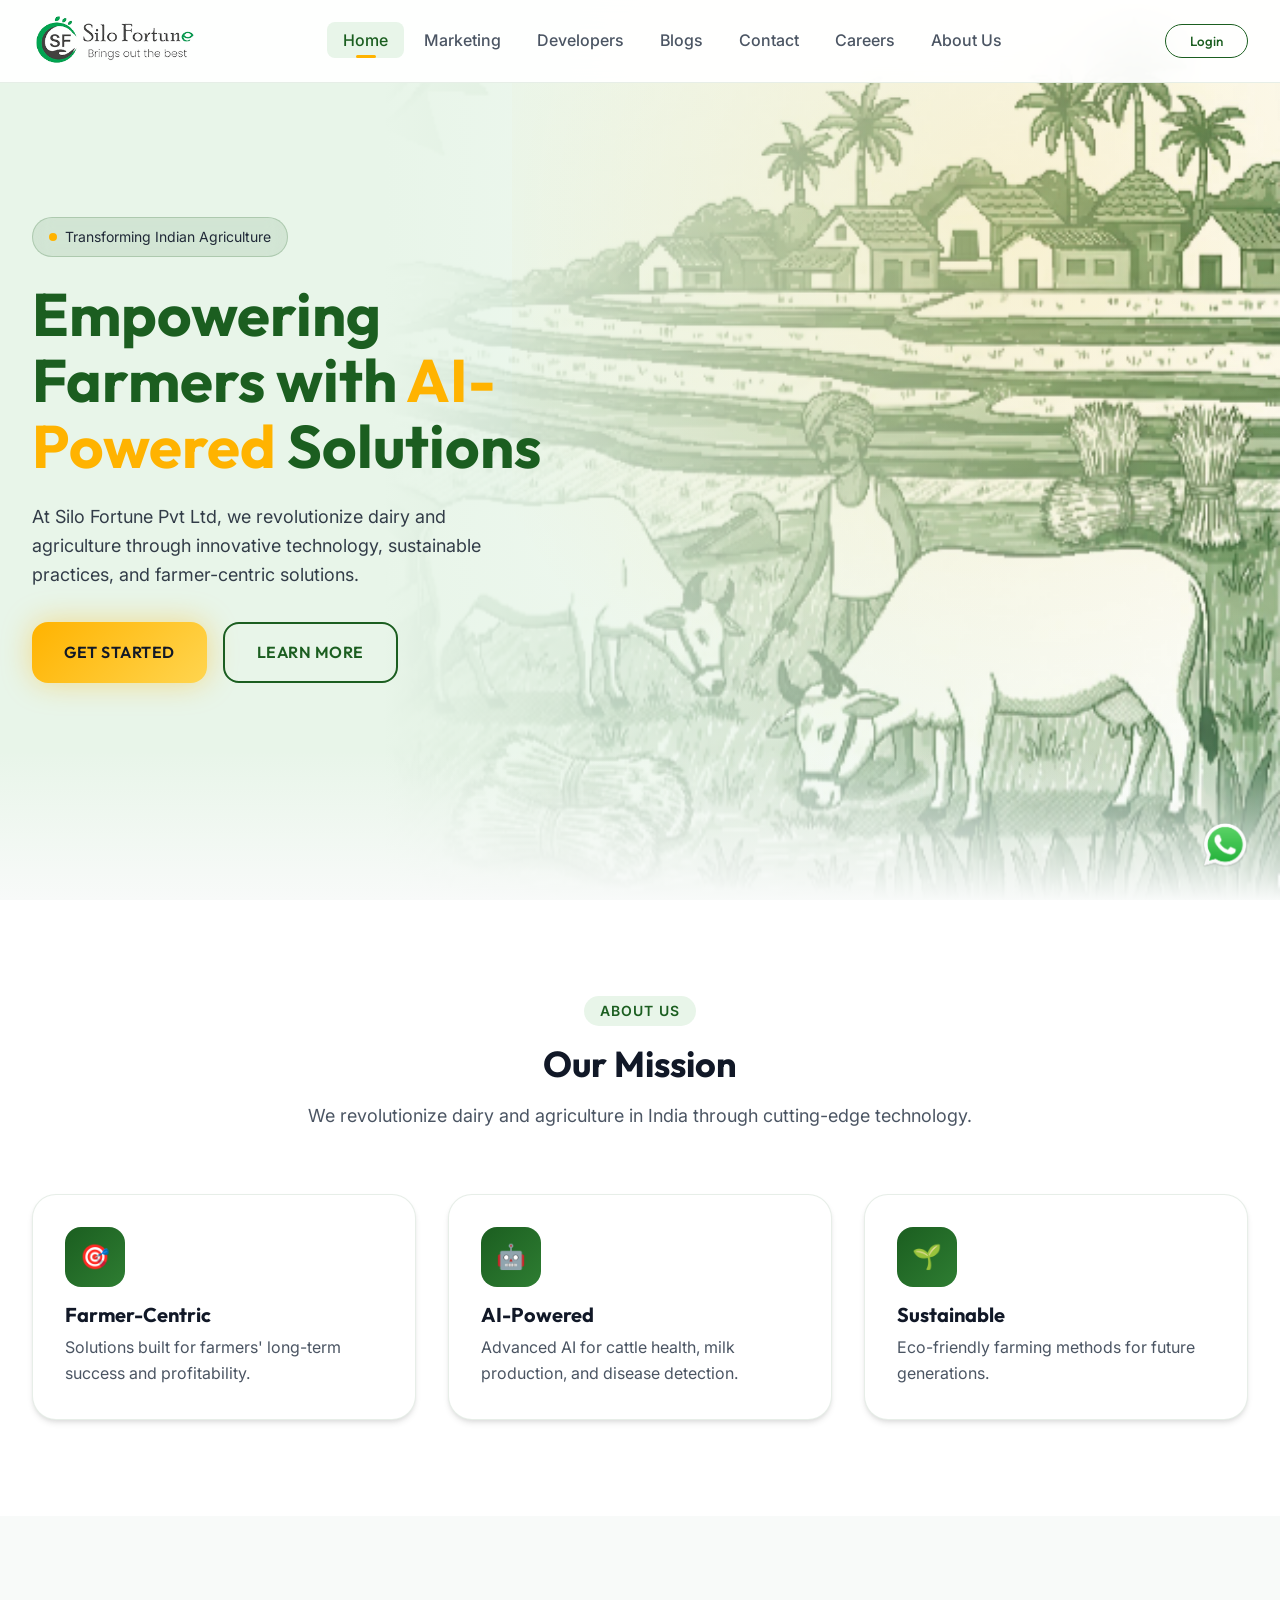
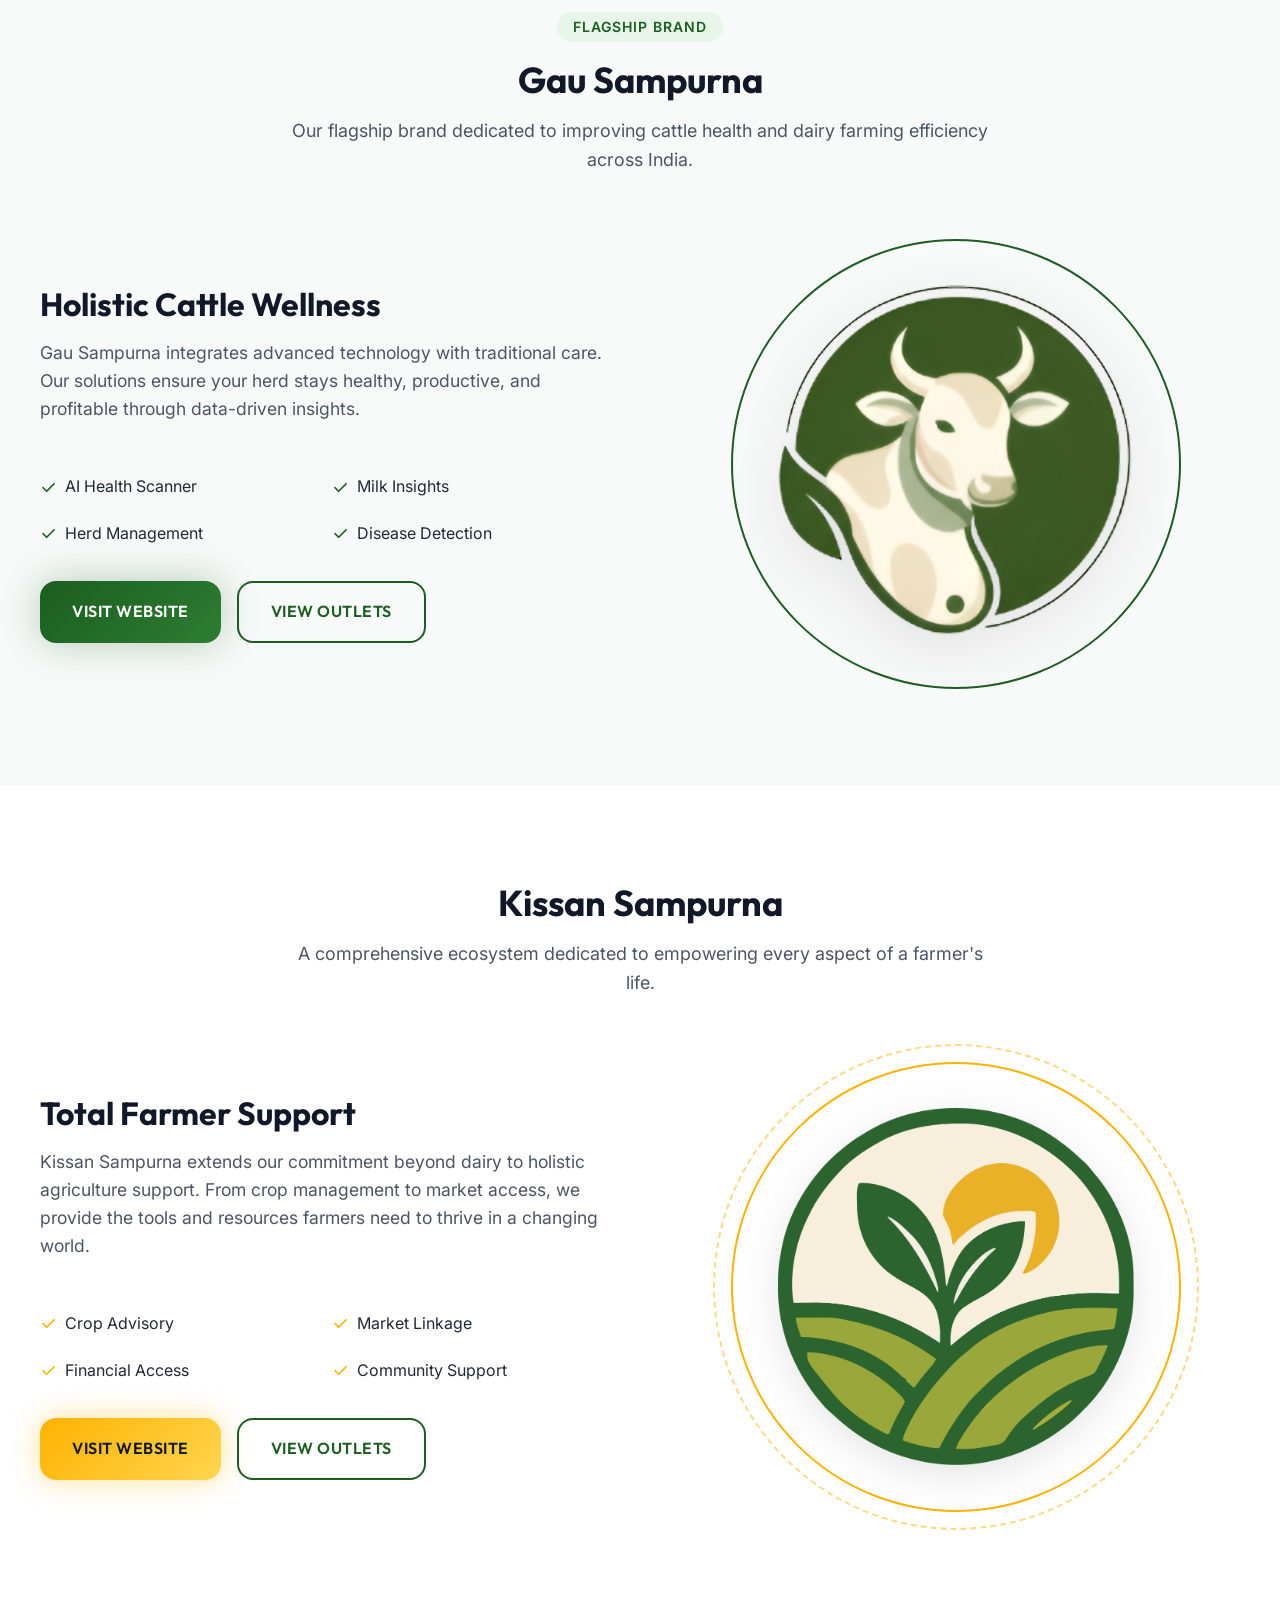
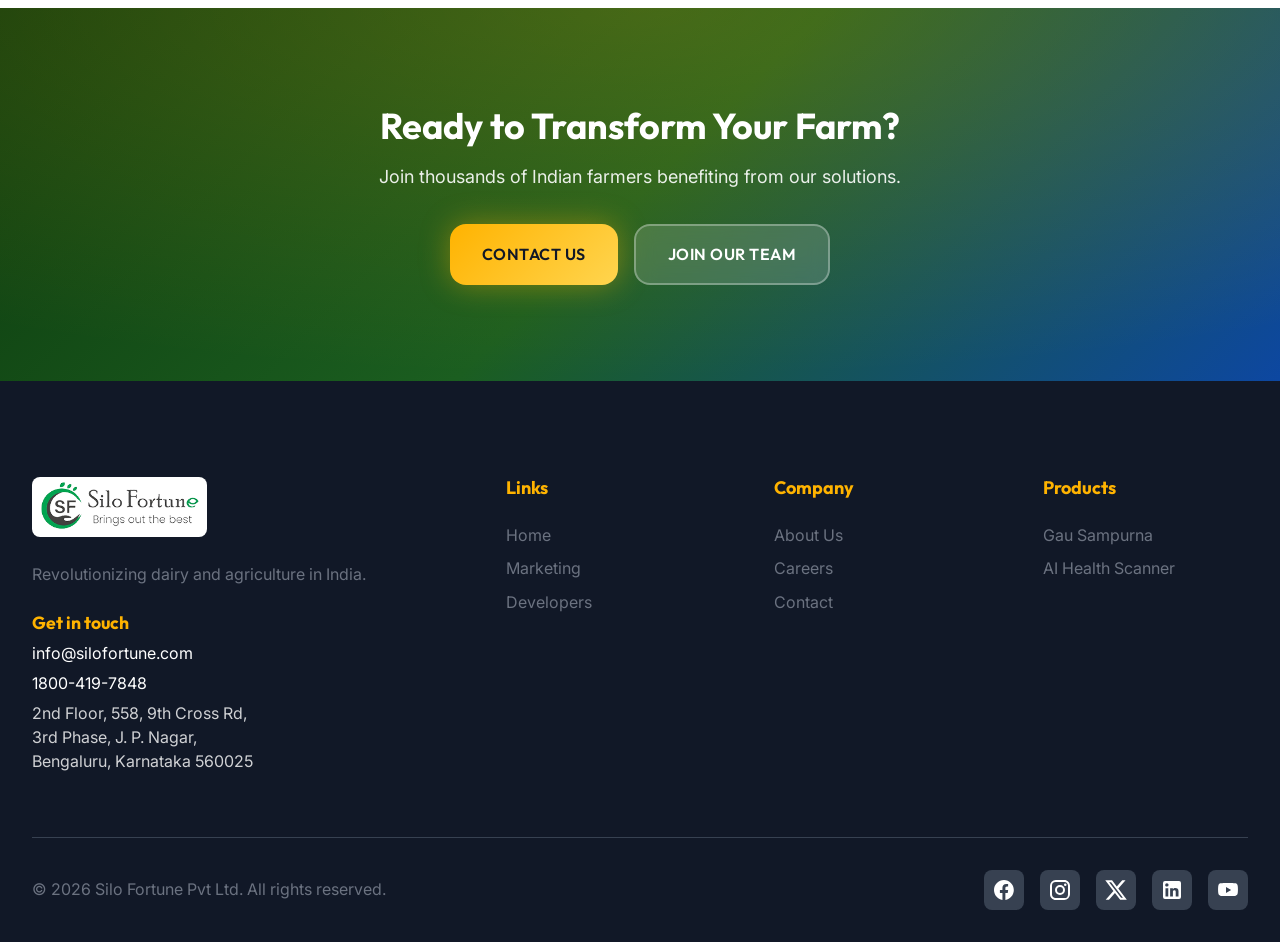
<file: index.html>
<!DOCTYPE html>
<html lang="en">

<head>
    <meta charset="UTF-8">
    <meta name="viewport" content="width=device-width, initial-scale=1.0">
    <meta name="description"
        content="Silo Fortune - Revolutionizing dairy and agriculture in India with AI-powered solutions. Discover Gau Sampurna.">
    <title>Silo Fortune Pvt Ltd | Empowering Indian Farmers</title>
    <link rel="preconnect" href="https://fonts.googleapis.com">
    <link rel="preconnect" href="https://fonts.gstatic.com" crossorigin>
    <link
        href="https://fonts.googleapis.com/css2?family=Inter:wght@400;500;600;700&family=Outfit:wght@400;500;600;700;800&display=swap"
        rel="stylesheet">
    <link rel="stylesheet" href="styles.css">
</head>

<body>
    <nav class="navbar">
        <div class="nav-container">
            <a href="index.html" class="nav-logo">
                <img src="assets/silo_logo.png" alt="Silo Fortune Logo"
                    style="height: 50px; width: auto; object-fit: contain;">
            </a>
            <ul class="nav-menu" id="navMenu">
                <li><a href="index.html" class="nav-link active">Home</a></li>
                <li><a href="marketing.html" class="nav-link">Marketing</a></li>
                <li><a href="developers.html" class="nav-link">Developers</a></li>
                <li><a href="blogs.html" class="nav-link">Blogs</a></li>
                <li><a href="contact.html" class="nav-link">Contact</a></li>
                <li><a href="open-positions.html" class="nav-link">Careers</a></li>
                <li><a href="founders.html" class="nav-link">About Us</a></li>
            </ul>
            <div class="nav-toggle" id="navToggle"><span></span><span></span><span></span></div>
        </div>
    </nav>

    <section class="hero">
        <div class="hero-container">
            <div class="hero-content">
                <div class="hero-badge">
                    <span class="hero-badge-dot"></span>
                    <span>Transforming Indian Agriculture</span>
                </div>
                <h1 class="hero-title">Empowering Farmers with <span class="highlight">AI-Powered</span> Solutions</h1>
                <p class="hero-description">At Silo Fortune Pvt Ltd, we revolutionize dairy and agriculture through
                    innovative technology, sustainable practices, and farmer-centric solutions.</p>
                <div class="hero-buttons">
                    <a href="contact.html" class="btn btn-primary">Get Started</a>
                    <a href="#about" class="btn btn-outline">Learn More</a>
                </div>
            </div>

        </div>
    </section>

    <section id="about" style="background: var(--color-white);">
        <div class="section-header">
            <span class="section-badge">About Us</span>
            <h2 class="section-title">Our Mission</h2>
            <p class="section-description">We revolutionize dairy and agriculture in India through cutting-edge
                technology.</p>
        </div>
        <div class="features-grid">
            <div class="card">
                <div class="card-icon">🎯</div>
                <h3 class="card-title">Farmer-Centric</h3>
                <p class="card-text">Solutions built for farmers' long-term success and profitability.</p>
            </div>
            <div class="card">
                <div class="card-icon">🤖</div>
                <h3 class="card-title">AI-Powered</h3>
                <p class="card-text">Advanced AI for cattle health, milk production, and disease detection.</p>
            </div>
            <div class="card">
                <div class="card-icon">🌱</div>
                <h3 class="card-title">Sustainable</h3>
                <p class="card-text">Eco-friendly farming methods for future generations.</p>
            </div>
        </div>
    </section>

    <section style="background: var(--color-light);">
        <div class="section-header">
            <span class="section-badge">Flagship Brand</span>
            <h2 class="section-title">Gau Sampurna</h2>
            <p class="section-description">Our flagship brand dedicated to improving cattle health and dairy farming
                efficiency across India.</p>
        </div>
        <div class="contact-section" style="align-items: center;">
            <div class="contact-info" style="padding-right: 0;">
                <h3 class="card-title" style="font-size: 2rem; margin-bottom: var(--spacing-md);">Holistic Cattle
                    Wellness</h3>
                <p class="contact-text" style="font-size: 1.1rem;">
                    Gau Sampurna integrates advanced technology with traditional care. Our solutions ensure your herd
                    stays healthy, productive, and profitable through data-driven insights.
                </p>
                <div class="features-grid"
                    style="grid-template-columns: 1fr 1fr; gap: var(--spacing-md); margin-bottom: var(--spacing-xl);">
                    <div style="display: flex; gap: var(--spacing-sm); align-items: center;">
                        <span style="color: var(--color-primary); font-size: 1.2rem;">✓</span> <span>AI Health
                            Scanner</span>
                    </div>
                    <div style="display: flex; gap: var(--spacing-sm); align-items: center;">
                        <span style="color: var(--color-primary); font-size: 1.2rem;">✓</span> <span>Milk
                            Insights</span>
                    </div>
                    <div style="display: flex; gap: var(--spacing-sm); align-items: center;">
                        <span style="color: var(--color-primary); font-size: 1.2rem;">✓</span> <span>Herd
                            Management</span>
                    </div>
                    <div style="display: flex; gap: var(--spacing-sm); align-items: center;">
                        <span style="color: var(--color-primary); font-size: 1.2rem;">✓</span> <span>Disease
                            Detection</span>
                    </div>
                </div>
                <div class="hero-buttons">
                    <a href="https://www.gausampurna.co/" target="_blank" class="btn btn-primary"
                        style="background: var(--gradient-primary); box-shadow: var(--shadow-glow); color: white;">Visit
                        Website</a>
                    <a href="marketing.html#outlets" class="btn btn-outline">View Outlets</a>
                </div>
            </div>
            <div class="hero-visual">
                <div class="hero-image-wrapper" style="border-color: var(--color-primary); overflow: hidden;">
                    <img src="assets/gau_logo.png" alt="Gau Sampurna Logo" class="gau-logo"
                        style="width: 100%; height: 100%; object-fit: contain; transform: scale(1.6); filter: drop-shadow(0 10px 20px rgba(0,0,0,0.1));">
                </div>
            </div>
        </div>
    </section>

    <section style="background: var(--color-white);">
        <div class="section-header">

            <h2 class="section-title">Kissan Sampurna</h2>
            <p class="section-description">A comprehensive ecosystem dedicated to empowering every aspect of a farmer's
                life.</p>
        </div>

        <div class="contact-section" style="align-items: center;">
            <div class="contact-info" style="padding-right: 0;">
                <h3 class="card-title" style="font-size: 2rem; margin-bottom: var(--spacing-md);">Total Farmer Support
                </h3>
                <p class="contact-text" style="font-size: 1.1rem;">
                    Kissan Sampurna extends our commitment beyond dairy to holistic agriculture support. From crop
                    management to market access, we provide the tools and resources farmers need to thrive in a changing
                    world.
                </p>
                <div class="features-grid"
                    style="grid-template-columns: 1fr 1fr; gap: var(--spacing-md); margin-bottom: var(--spacing-xl);">
                    <div style="display: flex; gap: var(--spacing-sm); align-items: center;">
                        <span style="color: var(--color-accent); font-size: 1.2rem;">✓</span> <span>Crop Advisory</span>
                    </div>
                    <div style="display: flex; gap: var(--spacing-sm); align-items: center;">
                        <span style="color: var(--color-accent); font-size: 1.2rem;">✓</span> <span>Market
                            Linkage</span>
                    </div>
                    <div style="display: flex; gap: var(--spacing-sm); align-items: center;">
                        <span style="color: var(--color-accent); font-size: 1.2rem;">✓</span> <span>Financial
                            Access</span>
                    </div>
                    <div style="display: flex; gap: var(--spacing-sm); align-items: center;">
                        <span style="color: var(--color-accent); font-size: 1.2rem;">✓</span> <span>Community
                            Support</span>
                    </div>
                </div>
                <div class="hero-buttons">
                    <a href="https://kissansampurna-website-test.vercel.app/" target="_blank"
                        class="btn btn-primary">Visit Website</a>
                    <a href="marketing.html#outlets" class="btn btn-outline">View Outlets</a>
                </div>
            </div>
            <div class="hero-visual">
                <div class="hero-image-wrapper" style="border-color: var(--color-accent);">
                    <img src="assets/kissan_logo.png" alt="Kissan Sampurna Logo" class="kissan-logo"
                        style="width: 80%; height: 80%; object-fit: contain; filter: drop-shadow(0 10px 20px rgba(0,0,0,0.1));">
                </div>
            </div>
        </div>
    </section>

    <section class="cta-section">
        <div class="cta-content">
            <h2 class="cta-title">Ready to Transform Your Farm?</h2>
            <p class="cta-text">Join thousands of Indian farmers benefiting from our solutions.</p>
            <div class="hero-buttons" style="justify-content: center;">
                <a href="contact.html" class="btn btn-primary">Contact Us</a>
                <a href="open-positions.html" class="btn btn-secondary">Join Our Team</a>
            </div>
        </div>
    </section>

    <footer class="footer">
        <div class="footer-container">
            <div class="footer-grid">
                <div class="footer-brand">
                    <div class="footer-logo">
                        <img src="assets/silo_logo.png" alt="Silo Fortune Logo"
                            style="height: 60px; width: auto; object-fit: contain; background: white; padding: 5px; border-radius: 8px;">
                    </div>
                    <p class="footer-tagline">Revolutionizing dairy and agriculture in India.</p>
                    <div class="footer-contact" style="margin-top: 1.5rem;">
                        <h5 style="color: var(--color-accent); margin-bottom: 0.5rem; font-size: 1.1rem;">Get in touch
                        </h5>
                        <p style="margin-bottom: 0.25rem;"><a href="mailto:info@silofortune.com"
                                style="color: inherit; text-decoration: none;">info@silofortune.com</a></p>
                        <p style="margin-bottom: 0.25rem;"><a href="tel:18004197848"
                                style="color: inherit; text-decoration: none;">1800-419-7848</a></p>
                        <p style="opacity: 0.8; line-height: 1.5;">
                            <a href="https://www.google.com/maps/search/?api=1&query=Silo+Fortune+Pvt+Ltd+2nd+Floor+558+9th+Cross+Rd+3rd+Phase+J.P.Nagar+Bengaluru+Karnataka+560025"
                                target="_blank" style="color: inherit; text-decoration: none;">
                                2nd Floor, 558, 9th Cross Rd,<br>3rd Phase, J. P. Nagar,<br>Bengaluru, Karnataka 560025
                            </a>
                        </p>
                    </div>
                </div>
                <div class="footer-section">
                    <h4 class="footer-title">Links</h4>
                    <ul class="footer-links">
                        <li><a href="index.html">Home</a></li>
                        <li><a href="marketing.html">Marketing</a></li>
                        <li><a href="developers.html">Developers</a></li>
                    </ul>
                </div>
                <div class="footer-section">
                    <h4 class="footer-title">Company</h4>
                    <ul class="footer-links">
                        <li><a href="founders.html">About Us</a></li>
                        <li><a href="open-positions.html">Careers</a></li>
                        <li><a href="contact.html">Contact</a></li>
                    </ul>
                </div>
                <div class="footer-section">
                    <h4 class="footer-title">Products</h4>
                    <ul class="footer-links">
                        <li><a href="#">Gau Sampurna</a></li>
                        <li><a href="#">AI Health Scanner</a></li>
                    </ul>
                </div>
            </div>
            <div class="footer-bottom">
                <p class="footer-copyright">© 2026 Silo Fortune Pvt Ltd. All rights reserved.</p>
                <div class="footer-social">
                    <a href="https://www.facebook.com/gausampurna.kannada" target="_blank" class="social-link"
                        title="Facebook">
                        <svg style="width: 24px; height: 24px; fill: currentColor;" viewBox="0 0 24 24">
                            <path
                                d="M12 2.04C6.5 2.04 2 6.53 2 12.06C2 17.06 5.66 21.21 10.44 21.96V14.96H7.9V12.06H10.44V9.85C10.44 7.34 11.93 5.96 14.15 5.96C15.21 5.96 16.12 6.04 16.12 6.04V8.51H15.01C13.77 8.51 13.38 9.28 13.38 10.07V12.06H16.16L15.72 14.96H13.38V21.96C18.16 21.21 21.82 17.06 21.82 12.06C21.82 6.53 17.32 2.04 12 2.04Z" />
                        </svg>
                    </a>
                    <a href="https://www.instagram.com/gausampurnaenglish/" target="_blank" class="social-link"
                        title="Instagram">
                        <svg style="width: 24px; height: 24px; fill: currentColor;" viewBox="0 0 24 24">
                            <path
                                d="M7.8,2H16.2C19.4,2 22,4.6 22,7.8V16.2A5.8,5.8 0 0,1 16.2,22H7.8C4.6,22 2,19.4 2,16.2V7.8A5.8,5.8 0 0,1 7.8,2M7.6,4A3.6,3.6 0 0,0 4,7.6V16.4C4,18.39 5.61,20 7.6,20H16.4A3.6,3.6 0 0,0 20,16.4V7.6C20,5.61 18.39,4 16.4,4H7.6M17.25,5.5A1.25,1.25 0 0,1 18.5,6.75A1.25,1.25 0 0,1 17.25,8A1.25,1.25 0 0,1 16,6.75A1.25,1.25 0 0,1 17.25,5.5M12,7A5,5 0 0,1 17,12A5,5 0 0,1 12,17A5,5 0 0,1 7,12A5,5 0 0,1 12,7M12,9A3,3 0 0,0 9,12A3,3 0 0,0 12,15A3,3 0 0,0 15,12A3,3 0 0,0 12,9Z" />
                        </svg>
                    </a>
                    <a href="https://twitter.com/" target="_blank" class="social-link" title="X (Twitter)">
                        <svg style="width: 24px; height: 24px; fill: currentColor;" viewBox="0 0 24 24">
                            <path
                                d="M18.244 2.25h3.308l-7.227 8.26 8.502 11.24H16.17l-5.214-6.817L4.99 21.75H1.68l7.73-8.835L1.254 2.25H8.08l4.713 6.231zm-1.161 17.52h1.833L7.084 4.126H5.117z" />
                        </svg>
                    </a>
                    <a href="https://www.linkedin.com/company/silofortunepvtltd/" target="_blank" class="social-link"
                        title="LinkedIn">
                        <svg style="width: 24px; height: 24px; fill: currentColor;" viewBox="0 0 24 24">
                            <path
                                d="M19 3A2 2 0 0 1 21 5V19A2 2 0 0 1 19 21H5A2 2 0 0 1 3 19V5A2 2 0 0 1 5 3H19M18.5 18.5V13.2A3.26 3.26 0 0 0 15.24 9.94C14.39 9.94 13.4 10.46 12.92 11.24V10.13H10.13V18.5H12.92V13.57C12.92 12.8 13.54 12.17 14.31 12.17A1.4 1.4 0 0 1 15.71 13.57V18.5H18.5M6.88 8.56A1.68 1.68 0 0 0 8.56 6.88C8.56 5.95 7.81 5.19 6.88 5.19A1.69 1.69 0 0 0 5.19 6.88C5.19 7.81 5.95 8.56 6.88 8.56M8.27 18.5V10.13H5.5V18.5H8.27Z" />
                        </svg>
                    </a>
                    <a href="https://www.youtube.com/@gausampurnaenglish-z2b/videos" target="_blank" class="social-link"
                        title="YouTube">
                        <svg style="width: 24px; height: 24px; fill: currentColor;" viewBox="0 0 24 24">
                            <path
                                d="M10 15L15.19 12L10 9V15M21.56 7.17C21.69 7.64 21.78 8.27 21.84 9.07C21.91 9.87 21.94 10.66 21.94 11.5C21.94 12.33 21.91 13.13 21.84 13.93C21.78 14.73 21.69 15.36 21.56 15.83C21.31 16.73 20.61 17.44 19.71 17.69C18.14 18.12 12 18.12 12 18.12C12 18.12 5.86 18.12 4.29 17.69C3.39 17.44 2.69 16.73 2.44 15.83C2.31 15.36 2.22 14.73 2.16 13.93C2.09 13.13 2.06 12.33 2.06 11.5C2.06 10.66 2.09 9.87 2.16 9.07C2.22 8.27 2.31 7.64 2.44 7.17C2.69 6.27 3.39 5.56 4.29 5.31C5.86 4.88 12 4.88 12 4.88C12 4.88 18.14 4.88 19.71 5.31C20.61 5.56 21.31 6.27 21.56 7.17Z" />
                        </svg>
                    </a>
                </div>
            </div>
        </div>
    </footer>
    <script src="script.js"></script>
    <iframe src="https://wa.me/919535339311?text=hi" style="display:none;"></iframe>

</body>

</html>
</file>
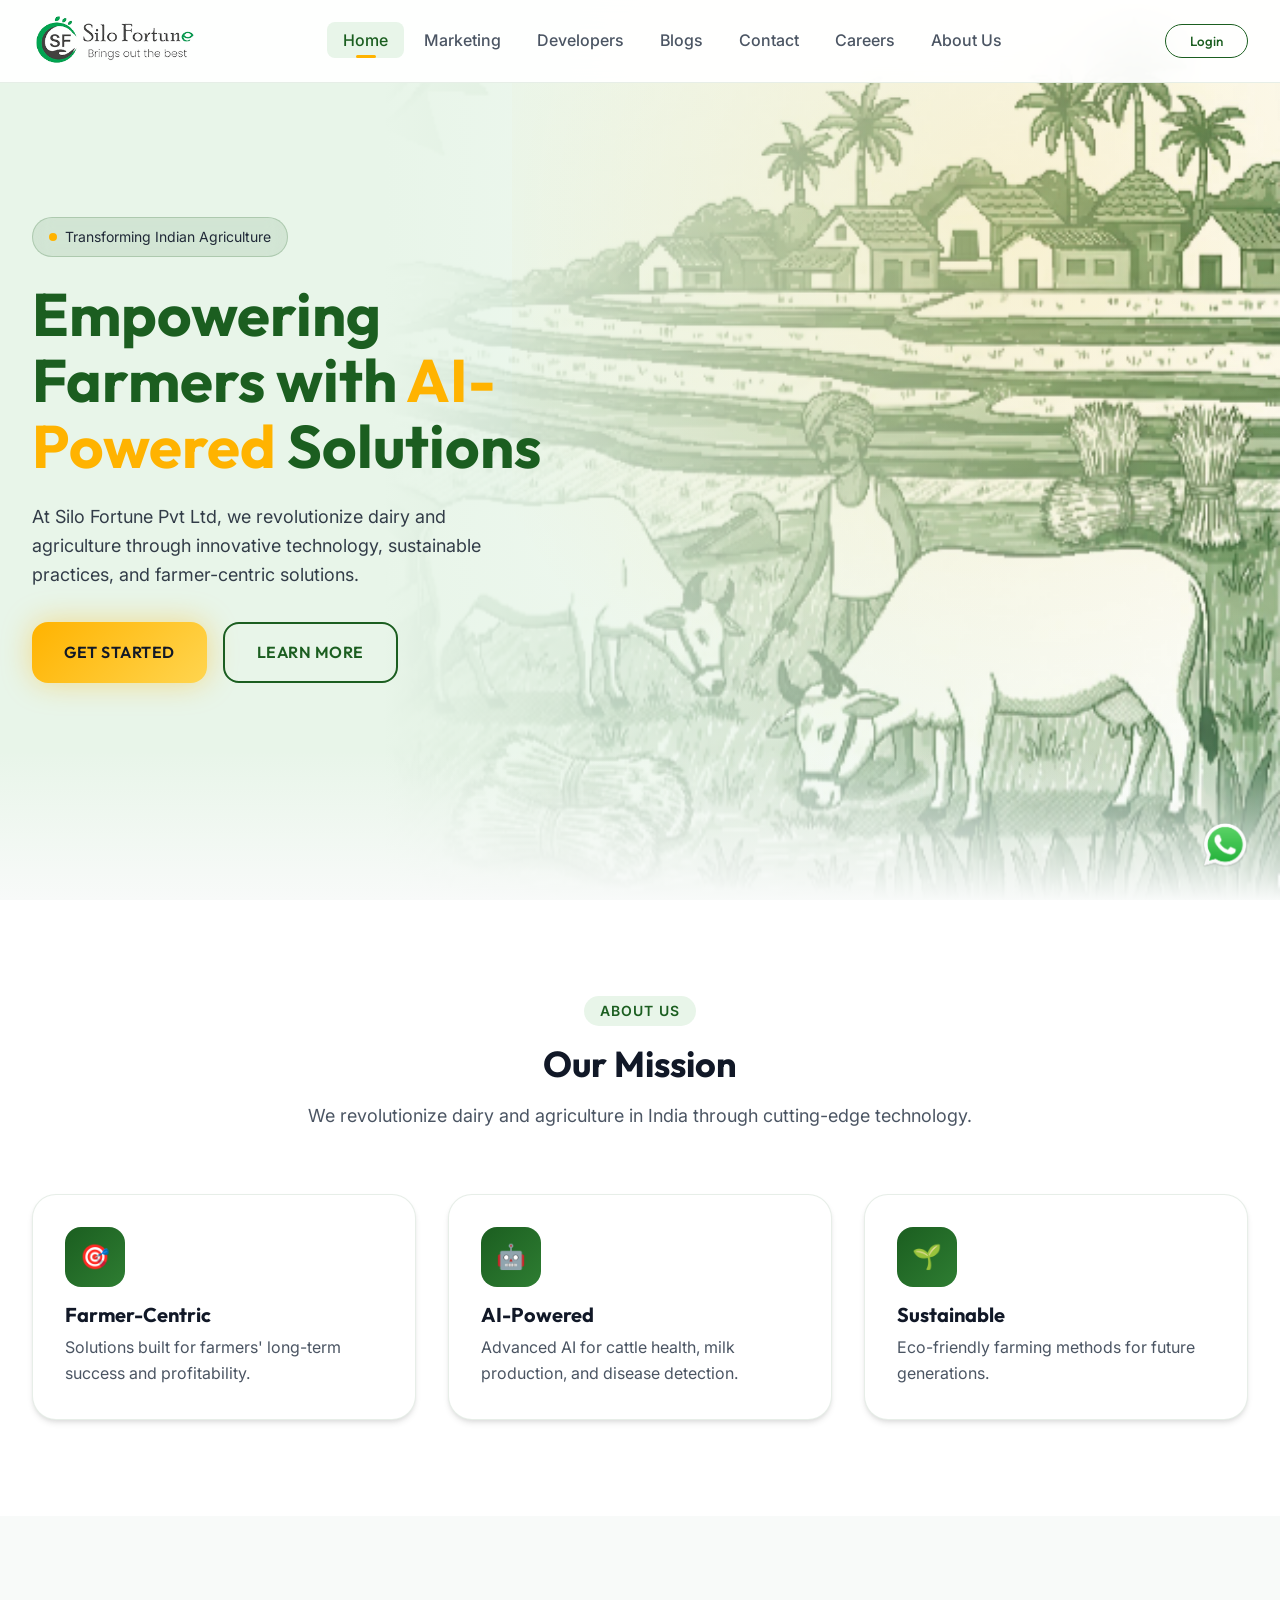
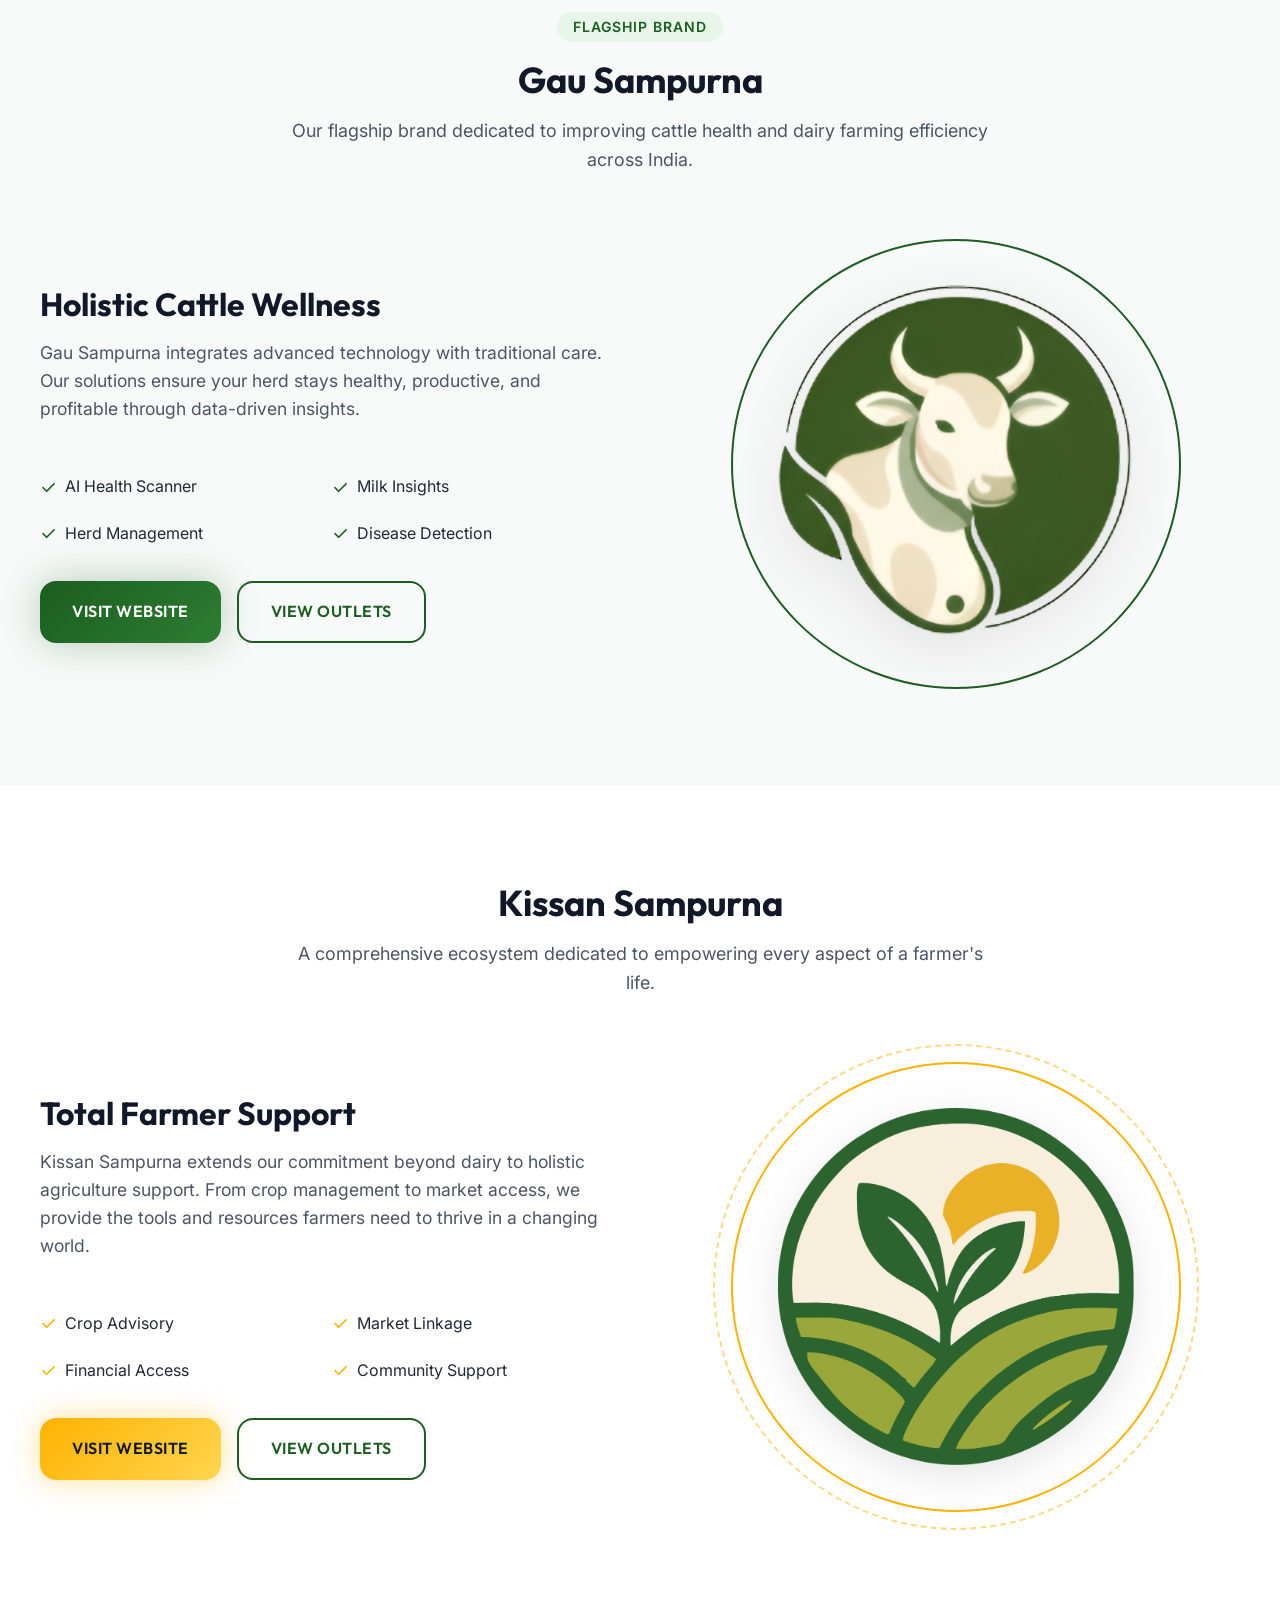
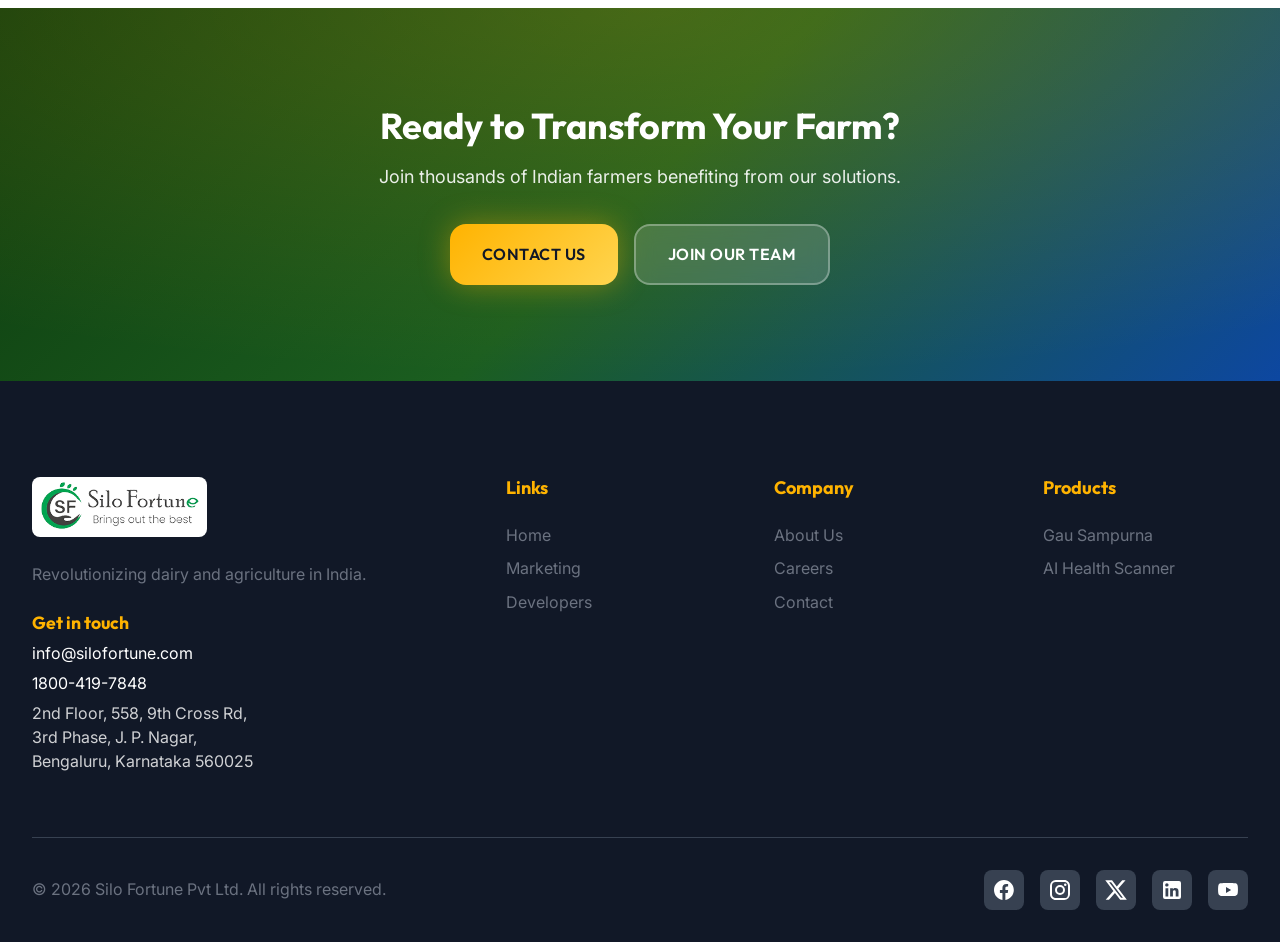
<file: admin-applicants.html>
<!DOCTYPE html>
<html lang="en">

<head>
    <meta charset="UTF-8">
    <meta name="viewport" content="width=device-width, initial-scale=1.0">
    <title>Admin - Applicants | Silo Fortune</title>
    <link rel="preconnect" href="https://fonts.googleapis.com">
    <link rel="preconnect" href="https://fonts.gstatic.com" crossorigin>
    <link
        href="https://fonts.googleapis.com/css2?family=Inter:wght@400;500;600;700&family=Outfit:wght@400;500;600;700;800&display=swap"
        rel="stylesheet">
    <link rel="stylesheet" href="styles.css">
    <style>
        .table-container {
            overflow-x: auto;
            margin-top: 2rem;
            background: white;
            padding: 1rem;
            border-radius: 8px;
            box-shadow: var(--shadow-md);
        }

        table {
            width: 100%;
            border-collapse: collapse;
            min-width: 800px;
        }

        th,
        td {
            text-align: left;
            padding: 12px;
            border-bottom: 1px solid #eee;
        }

        th {
            background-color: var(--color-light);
            color: var(--color-primary);
            font-weight: 600;
        }

        tr:hover {
            background-color: #f9f9f9;
        }

        .resume-link {
            color: var(--color-accent);
            text-decoration: underline;
        }
    </style>
</head>

<body>
    <nav class="navbar">
        <div class="nav-container">
            <a href="index.html" class="nav-logo">
                <img src="assets/silo_logo.png" alt="Silo Fortune Logo"
                    style="height: 50px; width: auto; object-fit: contain;">
            </a>
            <ul class="nav-menu" id="navMenu">
                <li><a href="open-positions.html" class="nav-link">Back to Dashboard</a></li>
            </ul>
        </div>
    </nav>

    <header class="page-header">
        <div class="page-header-content">
            <h1 class="page-title">Job Applicants</h1>
            <p class="page-description">Review submissions from potential candidates.</p>
        </div>
    </header>

    <section style="background: var(--color-light); min-height: 60vh;">
        <div style="max-width: 1200px; margin: 0 auto; padding: 2rem 1rem;">
            <div id="loading" style="text-align: center;">Loading applicants...</div>
            <div class="table-container" id="tableContainer" style="display: none;">
                <table>
                    <thead>
                        <tr>
                            <th>Name</th>
                            <th>Email</th>
                            <th>Phone</th>
                            <th>Job ID</th>
                            <th>LinkedIn</th>
                            <th>Resume</th>
                        </tr>
                    </thead>
                    <tbody id="applicantsTableBody">
                        <!-- Rows will be injected here -->
                    </tbody>
                </table>
            </div>
        </div>
    </section>

    <footer class="footer">
        <div class="footer-container">
            <p class="footer-copyright" style="text-align: center;">© 2026 Silo Fortune Pvt Ltd. Admin Portal.</p>
        </div>
    </footer>

    <script src="script.js"></script>
    <script>
        document.addEventListener('DOMContentLoaded', async () => {
            // 1. Verify Admin Status
            const token = localStorage.getItem('access_token');
            if (!token) {
                alert("Access Denied. Please login as Admin.");
                window.location.href = 'index.html';
                return;
            }

            // 2. Fetch Applicants
            try {
                const response = await fetch('http://localhost:8000/api/applicants', {
                    headers: {
                        'Authorization': `Bearer ${token}`
                    }
                });

                if (response.ok) {
                    const applicants = await response.json();
                    const tbody = document.getElementById('applicantsTableBody');
                    document.getElementById('loading').style.display = 'none';
                    document.getElementById('tableContainer').style.display = 'block';

                    if (applicants.length === 0) {
                        tbody.innerHTML = '<tr><td colspan="6" style="text-align:center;">No applicants found.</td></tr>';
                        return;
                    }

                    applicants.forEach(app => {
                        const tr = document.createElement('tr');
                        tr.innerHTML = `
                             <td>${app.full_name}</td>
                             <td>${app.email}</td>
                             <td>${app.phone}</td>
                             <td>${app.job_id || 'General'}</td>
                             <td>${app.linkedin_url ? `<a href="${app.linkedin_url}" target="_blank">View Profile</a>` : '-'}</td>
                             <td><a href="http://localhost:8000/uploads/${app.resume_s3_key}" target="_blank" class="resume-link">Download PDF</a></td>
                         `;
                        tbody.appendChild(tr);
                    });
                } else {
                    document.getElementById('loading').innerText = "Failed to load applicants. Unauthorized.";
                }
            } catch (error) {
                console.error(error);
                document.getElementById('loading').innerText = "Server Error.";
            }
        });
    </script>
</body>

</html>
</file>
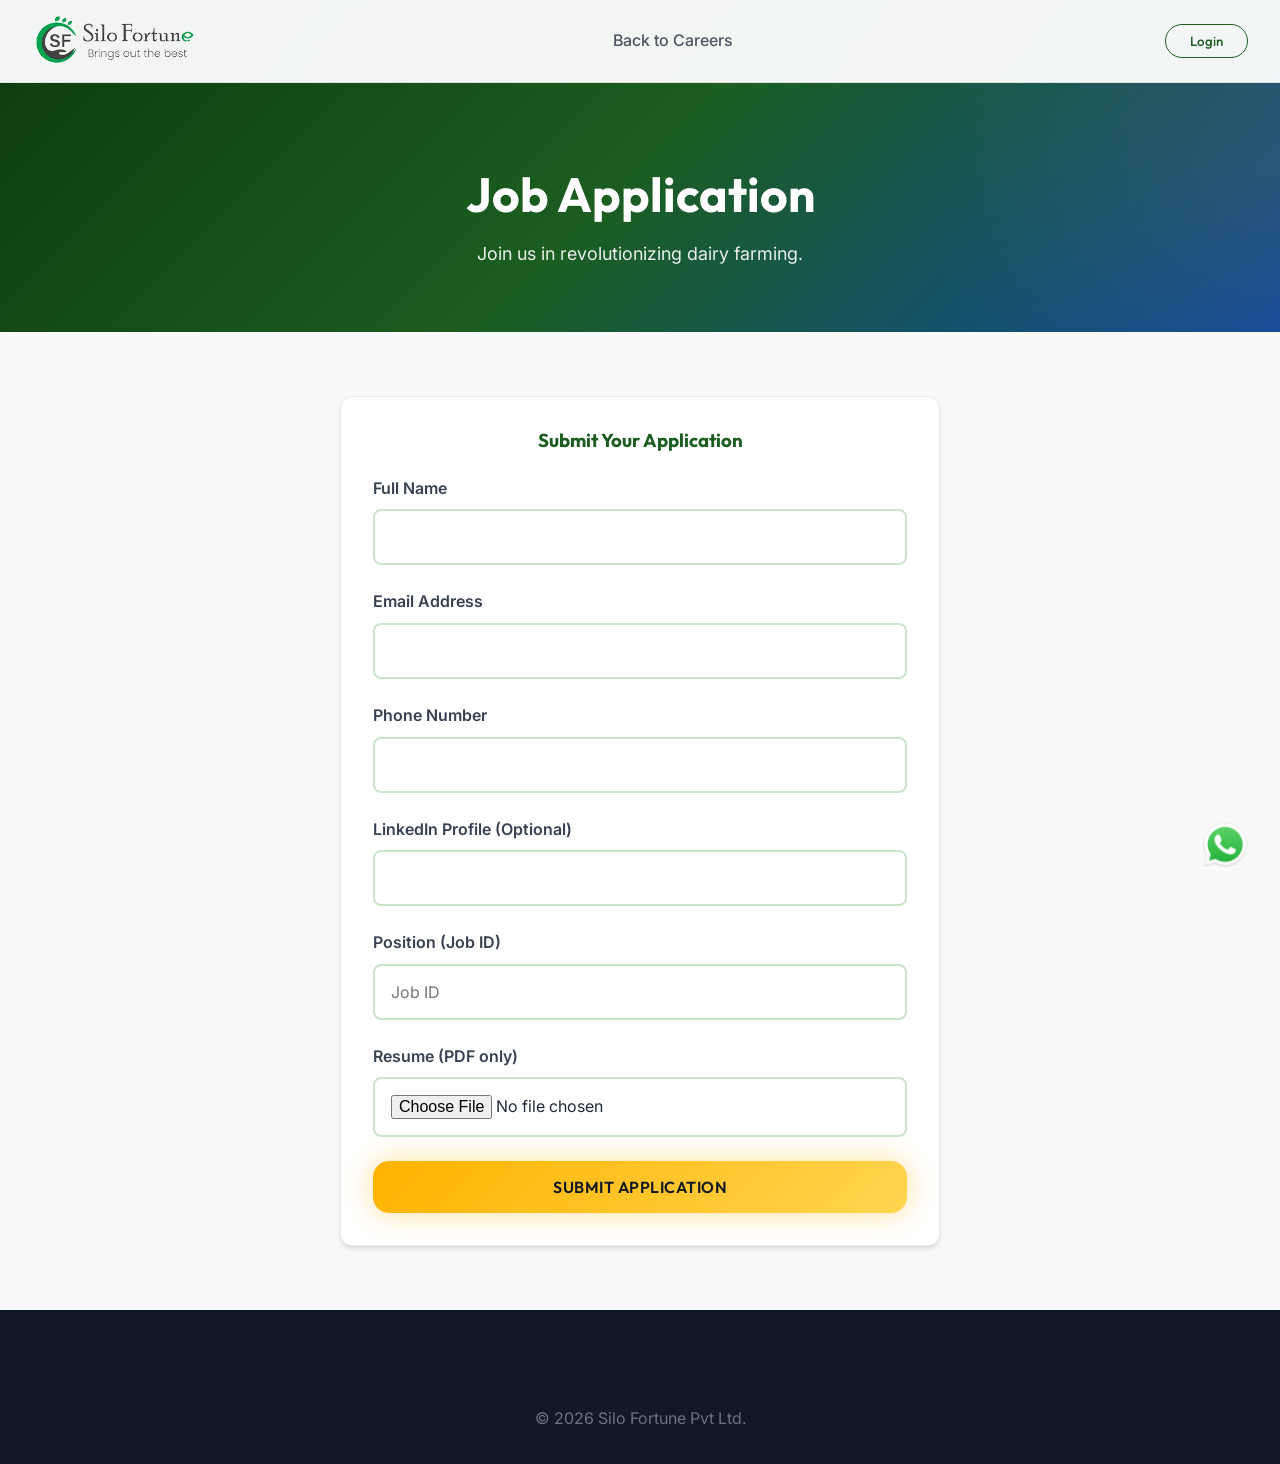
<file: apply.html>
<!DOCTYPE html>
<html lang="en">

<head>
    <meta charset="UTF-8">
    <meta name="viewport" content="width=device-width, initial-scale=1.0">
    <title>Apply for Job | Silo Fortune</title>
    <link rel="preconnect" href="https://fonts.googleapis.com">
    <link rel="preconnect" href="https://fonts.gstatic.com" crossorigin>
    <link
        href="https://fonts.googleapis.com/css2?family=Inter:wght@400;500;600;700&family=Outfit:wght@400;500;600;700;800&display=swap"
        rel="stylesheet">
    <link rel="stylesheet" href="styles.css">
</head>

<body>
    <nav class="navbar">
        <div class="nav-container">
            <a href="index.html" class="nav-logo">
                <img src="assets/silo_logo.png" alt="Silo Fortune Logo"
                    style="height: 50px; width: auto; object-fit: contain;">
            </a>
            <ul class="nav-menu" id="navMenu">
                <li><a href="open-positions.html" class="nav-link">Back to Careers</a></li>
            </ul>
        </div>
    </nav>

    <header class="page-header">
        <div class="page-header-content">
            <h1 class="page-title">Job Application</h1>
            <p class="page-description">Join us in revolutionizing dairy farming.</p>
        </div>
    </header>

    <section style="background: var(--color-light); padding: 4rem 1rem;">
        <div class="contact-form-container"
            style="max-width: 600px; margin: 0 auto; background: white; padding: 2rem; border-radius: 12px; box-shadow: var(--shadow-md);">
            <form id="applicationForm" class="contact-form" onsubmit="submitApplication(event)"
                style="box-shadow: none; padding: 0;">
                <h3 style="margin-bottom: 1.5rem; color: var(--color-primary); text-align: center;">Submit Your
                    Application</h3>

                <div class="form-group">
                    <label class="form-label">Full Name</label>
                    <input type="text" name="full_name" class="form-input" required>
                </div>

                <div class="form-group">
                    <label class="form-label">Email Address</label>
                    <input type="email" name="email" class="form-input" required>
                </div>

                <div class="form-group">
                    <label class="form-label">Phone Number</label>
                    <input type="tel" name="phone" class="form-input" required>
                </div>

                <div class="form-group">
                    <label class="form-label">LinkedIn Profile (Optional)</label>
                    <input type="url" name="linkedin_url" class="form-input">
                </div>

                <div class="form-group">
                    <label class="form-label">Position (Job ID)</label>
                    <input type="text" name="job_id" id="jobIdInput" class="form-input" placeholder="Job ID" readonly>
                </div>

                <div class="form-group">
                    <label class="form-label">Resume (PDF only)</label>
                    <input type="file" name="resume" class="form-input" accept=".pdf" required>
                </div>

                <button type="submit" class="btn btn-primary" style="width: 100%;">Submit Application</button>
            </form>
        </div>
    </section>

    <footer class="footer">
        <div class="footer-container">
            <p class="footer-copyright" style="text-align: center;">© 2026 Silo Fortune Pvt Ltd.</p>
        </div>
    </footer>

    <script src="script.js"></script>
</body>

</html>
</file>
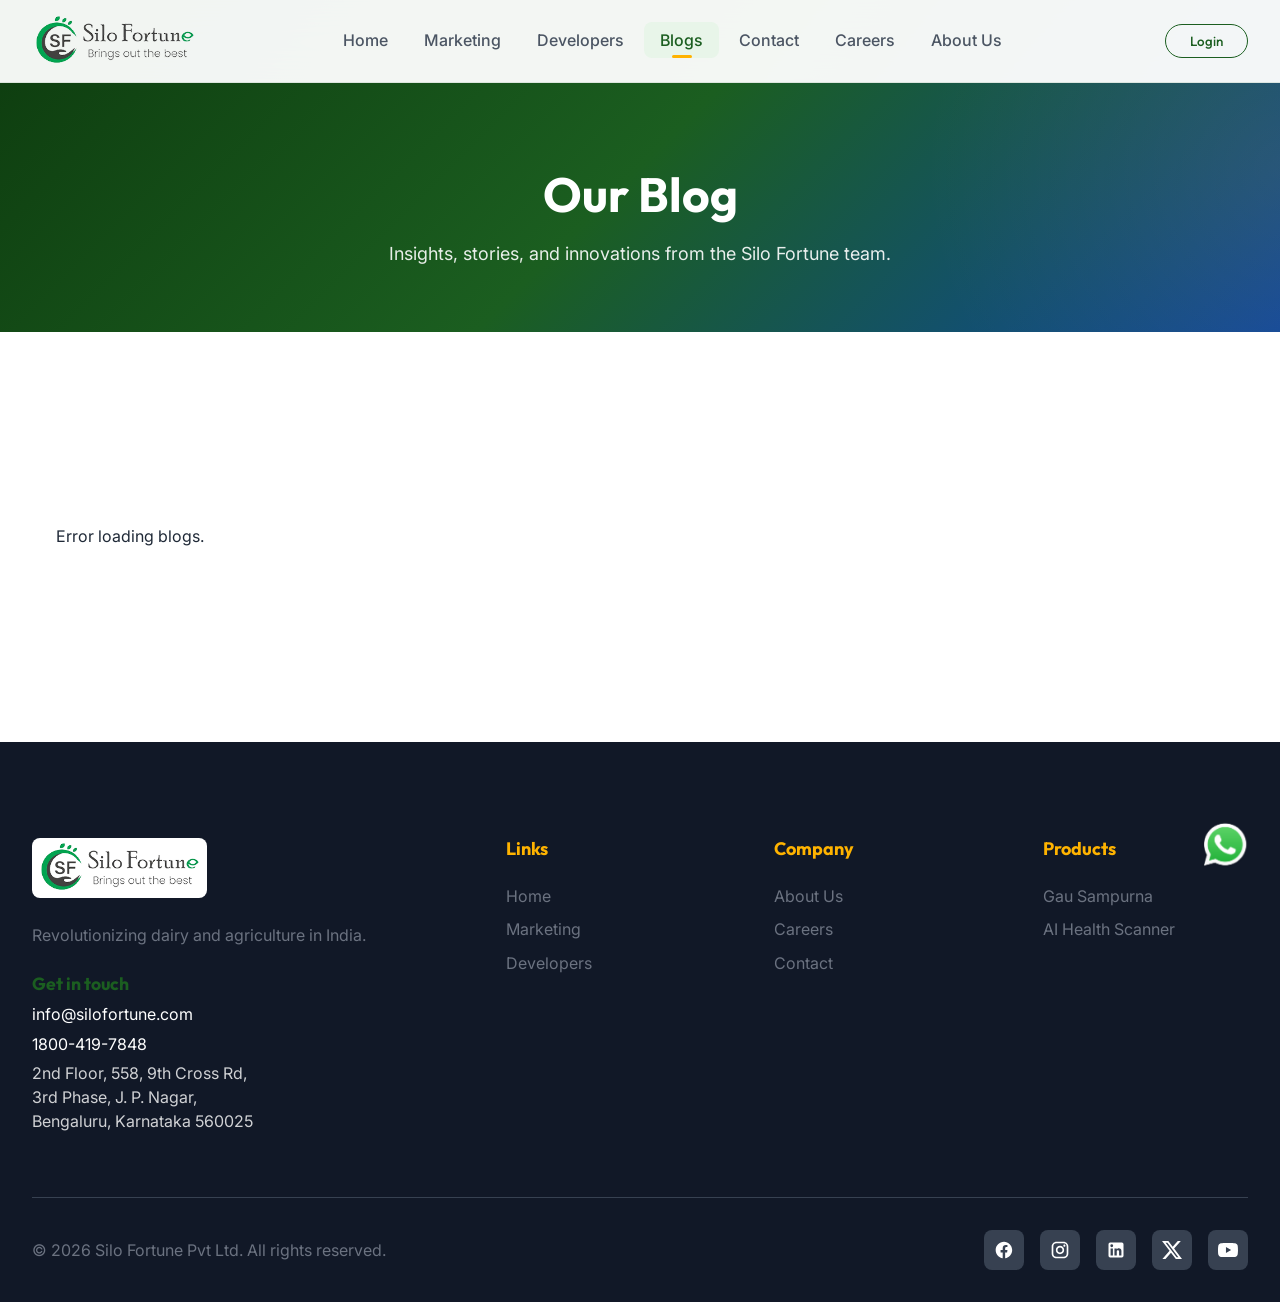
<file: blogs.html>
<!DOCTYPE html>
<html lang="en">

<head>
    <meta charset="UTF-8">
    <meta name="viewport" content="width=device-width, initial-scale=1.0">
    <title>Blog | Silo Fortune</title>
    <link rel="preconnect" href="https://fonts.googleapis.com">
    <link rel="preconnect" href="https://fonts.gstatic.com" crossorigin>
    <link
        href="https://fonts.googleapis.com/css2?family=Inter:wght@400;500;600;700&family=Outfit:wght@400;500;600;700;800&display=swap"
        rel="stylesheet">
    <link rel="stylesheet" href="styles.css">
</head>

<body>
    <nav class="navbar">
        <div class="nav-container">
            <a href="index.html" class="nav-logo">
                <img src="assets/silo_logo.png" alt="Silo Fortune Logo"
                    style="height: 50px; width: auto; object-fit: contain;">
            </a>
            <ul class="nav-menu" id="navMenu">
                <li><a href="index.html" class="nav-link">Home</a></li>
                <li><a href="marketing.html" class="nav-link">Marketing</a></li>
                <li><a href="developers.html" class="nav-link">Developers</a></li>
                <li><a href="blogs.html" class="nav-link active">Blogs</a></li>
                <li><a href="contact.html" class="nav-link">Contact</a></li>
                <li><a href="open-positions.html" class="nav-link">Careers</a></li>
                <li><a href="founders.html" class="nav-link">About Us</a></li>
            </ul>
            <div class="nav-toggle" id="navToggle"><span></span><span></span><span></span></div>
        </div>
    </nav>

    <header class="page-header">
        <div class="page-header-content">
            <h1 class="page-title">Our Blog</h1>
            <p class="page-description">Insights, stories, and innovations from the Silo Fortune team.</p>
        </div>
    </header>

    <!-- Admin Dashboard (Hidden by default) -->
    <!-- Admin Dashboard (Hidden by default) -->
    <section class="admin-only"
        style="background-color: #f0fdf4; padding: 1.5rem 0; border-bottom: 1px solid #dcfce7; display: none;">
        <div
            style="max-width: 1200px; margin: 0 auto; padding: 0 1rem; display: flex; flex-direction: column; gap: 1rem; align-items: center;">
            <h3 style="color: var(--color-primary); margin: 0;">Admin Blog Dashboard</h3>
            <div style="display: flex; gap: 1rem; flex-wrap: wrap; justify-content: center;">
                <button onclick="window.location.href='blog-form.html'" class="btn btn-primary">POST NEW BLOG</button>
            </div>
        </div>
    </section>

    <section style="background: var(--color-white);">
        <div style="max-width: 1200px; margin: 0 auto; padding: 4rem 1rem;">
            <div class="blog-grid" id="blogs-container">
                <!-- Blogs will be loaded here dynamically -->
                <p style="grid-column: 1/-1; text-align: center;">Loading blogs...</p>
            </div>

        </div>
    </section>

    <footer class="footer">
        <div class="footer-container">
            <div class="footer-grid">
                <div class="footer-brand">
                    <div class="footer-logo">
                        <img src="assets/silo_logo.png" alt="Silo Fortune Logo"
                            style="height: 60px; width: auto; object-fit: contain; background: white; padding: 5px; border-radius: 8px;">
                    </div>
                    <p class="footer-tagline">Revolutionizing dairy and agriculture in India.</p>
                    <div class="footer-contact" style="margin-top: 1.5rem;">
                        <h5 style="color: var(--color-primary); margin-bottom: 0.5rem; font-size: 1.1rem;">Get in touch
                        </h5>
                        <p style="margin-bottom: 0.25rem;"><a href="mailto:info@silofortune.com"
                                style="color: inherit; text-decoration: none;">info@silofortune.com</a></p>
                        <p style="margin-bottom: 0.25rem;"><a href="tel:18004197848"
                                style="color: inherit; text-decoration: none;">1800-419-7848</a></p>
                        <p style="opacity: 0.8; line-height: 1.5;">
                            <a href="https://www.google.com/maps/search/?api=1&query=Silo+Fortune+Pvt+Ltd+2nd+Floor+558+9th+Cross+Rd+3rd+Phase+J.P.Nagar+Bengaluru+Karnataka+560025"
                                target="_blank" style="color: inherit; text-decoration: none;">
                                2nd Floor, 558, 9th Cross Rd,<br>3rd Phase, J. P. Nagar,<br>Bengaluru, Karnataka 560025
                            </a>
                        </p>
                    </div>
                </div>
                <div class="footer-section">
                    <h4 class="footer-title">Links</h4>
                    <ul class="footer-links">
                        <li><a href="index.html">Home</a></li>
                        <li><a href="marketing.html">Marketing</a></li>
                        <li><a href="developers.html">Developers</a></li>
                    </ul>
                </div>
                <div class="footer-section">
                    <h4 class="footer-title">Company</h4>
                    <ul class="footer-links">
                        <li><a href="founders.html">About Us</a></li>
                        <li><a href="open-positions.html">Careers</a></li>
                        <li><a href="contact.html">Contact</a></li>
                    </ul>
                </div>
                <div class="footer-section">
                    <h4 class="footer-title">Products</h4>
                    <ul class="footer-links">
                        <li><a href="#">Gau Sampurna</a></li>
                        <li><a href="#">AI Health Scanner</a></li>
                    </ul>
                </div>
            </div>
            <div class="footer-bottom">
                <p class="footer-copyright">© 2026 Silo Fortune Pvt Ltd. All rights reserved.</p>
                <div class="footer-social">
                    <a href="https://www.facebook.com/gausampurna.kannada" class="social-link" target="_blank"
                        aria-label="Facebook">
                        <svg viewBox="0 0 24 24" style="width: 20px; height: 20px; fill: currentColor;">
                            <path
                                d="M12 2.04C6.5 2.04 2 6.53 2 12.06C2 17.06 5.66 21.21 10.44 21.96V14.96H7.9V12.06H10.44V9.85C10.44 7.34 11.93 5.96 14.15 5.96C15.21 5.96 16.12 6.04 16.12 6.04V8.51H15.01C13.77 8.51 13.38 9.28 13.38 10.07V12.06H16.16L15.72 14.96H13.38V21.96C18.16 21.21 21.82 17.06 21.82 12.06C21.82 6.53 17.32 2.04 12 2.04Z" />
                        </svg>
                    </a>
                    <a href="https://www.instagram.com/gausampurnaenglish/" class="social-link" target="_blank"
                        aria-label="Instagram">
                        <svg viewBox="0 0 24 24" style="width: 20px; height: 20px; fill: currentColor;">
                            <path
                                d="M7.8 2H16.2C19.4 2 22 4.6 22 7.8V16.2C22 19.4 19.4 22 16.2 22H7.8C4.6 22 2 19.4 2 16.2V7.8C2 4.6 4.6 2 7.8 2ZM7.6 4C5.6 4 4 5.6 4 7.6V16.4C4 18.4 5.6 20 7.6 20H16.4C18.4 20 20 18.4 20 16.4V7.6C20 5.6 18.4 4 16.4 4H7.6ZM12 7C14.8 7 17 9.2 17 12C17 14.8 14.8 17 12 17C9.2 17 7 14.8 7 12C7 9.2 9.2 7 12 7ZM12 9C10.3 9 9 10.3 9 12C9 13.7 10.3 15 12 15C13.7 15 15 13.7 15 12C15 10.3 13.7 9 12 9ZM17.25 5.5C17.94 5.5 18.5 6.06 18.5 6.75C18.5 7.44 17.94 8 17.25 8C16.56 8 16 7.44 16 6.75C16 6.06 16.56 5.5 17.25 5.5Z" />
                        </svg>
                    </a>
                    <a href="https://www.linkedin.com/company/silofortunepvtltd/" class="social-link" target="_blank"
                        aria-label="LinkedIn">
                        <svg viewBox="0 0 24 24" style="width: 20px; height: 20px; fill: currentColor;">
                            <path
                                d="M19 3A2 2 0 0 1 21 5V19A2 2 0 0 1 19 21H5A2 2 0 0 1 3 19V5A2 2 0 0 1 5 3H19M18.5 18.5V13.2A3.26 3.26 0 0 0 15.24 9.94C14.39 9.94 13.4 10.46 12.92 11.24V10.13H10.13V18.5H12.92V13.57C12.92 12.8 13.54 12.17 14.31 12.17A1.4 1.4 0 0 1 15.71 13.57V18.5H18.5M6.88 8.56A1.68 1.68 0 0 0 8.56 6.88C8.56 5.95 7.81 5.19 6.88 5.19A1.69 1.69 0 0 0 5.19 6.88C5.19 7.81 5.95 8.56 6.88 8.56M8.27 18.5V10.13H5.5V18.5H8.27Z" />
                        </svg>
                    </a>
                    <a href="https://twitter.com/" class="social-link" target="_blank" aria-label="X (Twitter)">
                        <svg viewBox="0 0 24 24" style="width: 20px; height: 20px; fill: currentColor;">
                            <path
                                d="M18.901 1.153h3.68l-8.04 9.19L24 22.846h-7.406l-5.8-7.584-6.638 7.584H.474l8.6-9.83L0 1.154h7.594l5.243 6.932ZM17.61 20.644h2.039L6.486 3.24H4.298Z" />
                        </svg>
                    </a>
                    <a href="https://www.youtube.com/@gausampurnaenglish-z2b/videos" class="social-link" target="_blank"
                        aria-label="YouTube">
                        <svg viewBox="0 0 24 24" style="width: 20px; height: 20px; fill: currentColor;">
                            <path
                                d="M23.498 6.186a3.016 3.016 0 0 0-2.122-2.136C19.505 3.545 12 3.545 12 3.545s-7.505 0-9.377.505A3.017 3.017 0 0 0 .502 6.186C0 8.07 0 12 0 12s0 3.93.502 5.814a3.016 3.016 0 0 0 2.122 2.136c1.871.505 9.376.505 9.376.505s7.505 0 9.377-.505a3.015 3.015 0 0 0 2.122-2.136C24 15.93 24 12 24 12s0-3.93-.498-5.814zM9.545 15.568V8.432L15.818 12l-6.273 3.568z" />
                        </svg>
                    </a>
                </div>
            </div>
        </div>
    </footer>
    <script src="script.js"></script>
</body>

</html>
</file>
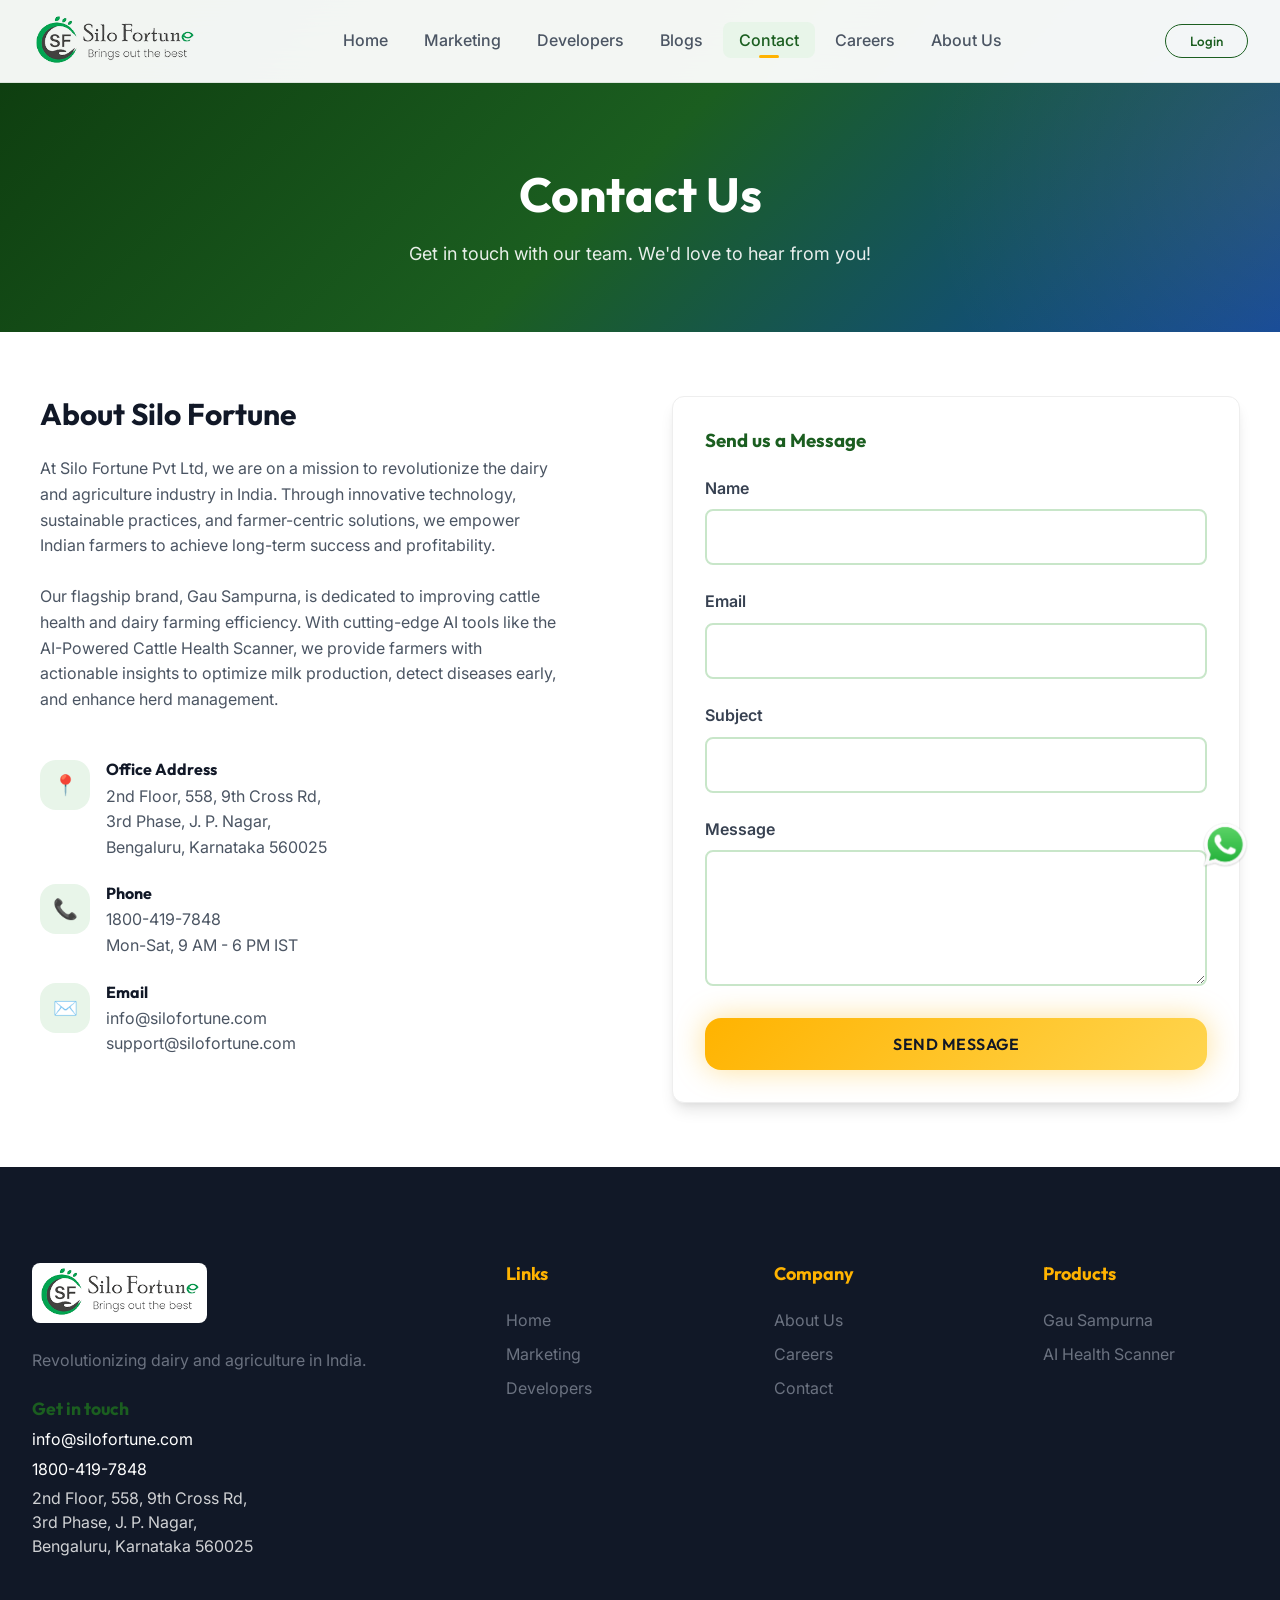
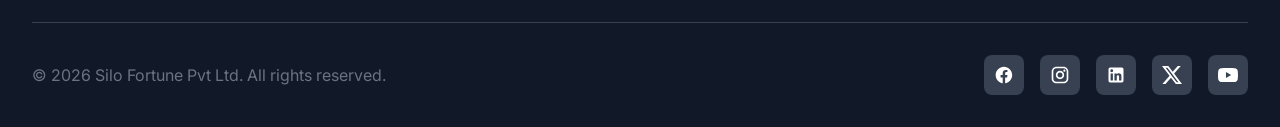
<file: contact.html>
<!DOCTYPE html>
<html lang="en">

<head>
    <meta charset="UTF-8">
    <meta name="viewport" content="width=device-width, initial-scale=1.0">
    <title>Contact Us | Silo Fortune</title>
    <link rel="preconnect" href="https://fonts.googleapis.com">
    <link rel="preconnect" href="https://fonts.gstatic.com" crossorigin>
    <link
        href="https://fonts.googleapis.com/css2?family=Inter:wght@400;500;600;700&family=Outfit:wght@400;500;600;700;800&display=swap"
        rel="stylesheet">
    <link rel="stylesheet" href="styles.css">
</head>

<body>
    <nav class="navbar">
        <div class="nav-container">
            <a href="index.html" class="nav-logo">
                <img src="assets/silo_logo.png" alt="Silo Fortune Logo"
                    style="height: 50px; width: auto; object-fit: contain;">
            </a>
            <ul class="nav-menu" id="navMenu">
                <li><a href="index.html" class="nav-link">Home</a></li>
                <li><a href="marketing.html" class="nav-link">Marketing</a></li>
                <li><a href="developers.html" class="nav-link">Developers</a></li>
                <li><a href="blogs.html" class="nav-link">Blogs</a></li>
                <li><a href="contact.html" class="nav-link active">Contact</a></li>
                <li><a href="open-positions.html" class="nav-link">Careers</a></li>
                <li><a href="founders.html" class="nav-link">About Us</a></li>
            </ul>
            <div class="nav-toggle" id="navToggle"><span></span><span></span><span></span></div>
        </div>
    </nav>

    <header class="page-header">
        <div class="page-header-content">
            <h1 class="page-title">Contact Us</h1>
            <p class="page-description">Get in touch with our team. We'd love to hear from you!</p>
        </div>
    </header>

    <style>
        .contact-grid-wrapper {
            display: grid;
            grid-template-columns: 1fr 1fr;
            gap: 4rem;
            align-items: start;
            max-width: 1200px;
            margin: 0 auto;
        }

        @media (max-width: 768px) {
            .contact-grid-wrapper {
                grid-template-columns: 1fr;
                gap: 2rem;
            }
        }
    </style>

    <section style="background: var(--color-white); padding: 4rem 1rem;">
        <div class="contact-grid-wrapper">
            <!-- Left Side: Information -->
            <div class="contact-info">
                <h2 class="contact-title" style="margin-top: 0;">About Silo Fortune</h2>
                <p class="contact-text">At Silo Fortune Pvt Ltd, we are on a mission to revolutionize the dairy and
                    agriculture industry in India. Through innovative technology, sustainable practices, and
                    farmer-centric solutions, we empower Indian farmers to achieve long-term success and
                    profitability.<br><br>Our flagship brand, Gau Sampurna, is dedicated to improving cattle health and
                    dairy farming efficiency. With cutting-edge AI tools like the AI-Powered Cattle Health Scanner, we
                    provide farmers with actionable insights to optimize milk production, detect diseases early, and
                    enhance herd management.</p>

                <div class="contact-details" style="margin-top: 2rem;">
                    <div class="contact-item">
                        <div class="contact-item-icon">📍</div>
                        <div class="contact-item-content">
                            <h4>Office Address</h4>
                            <p>2nd Floor, 558, 9th Cross Rd,<br>3rd Phase, J. P. Nagar,<br>Bengaluru, Karnataka 560025
                            </p>
                        </div>
                    </div>
                    <div class="contact-item">
                        <div class="contact-item-icon">📞</div>
                        <div class="contact-item-content">
                            <h4>Phone</h4>
                            <p>1800-419-7848<br>Mon-Sat, 9 AM - 6 PM IST</p>
                        </div>
                    </div>
                    <div class="contact-item">
                        <div class="contact-item-icon">✉️</div>
                        <div class="contact-item-content">
                            <h4>Email</h4>
                            <p>
                                <a href="mailto:info@silofortune.com"
                                    style="color: inherit; text-decoration: none;">info@silofortune.com</a><br>
                                <a href="mailto:support@silofortune.com"
                                    style="color: inherit; text-decoration: none;">support@silofortune.com</a>
                            </p>
                        </div>
                    </div>
                </div>
            </div>

            <!-- Right Side: Contact Form -->
            <div class="contact-form-container"
                style="background: white; padding: 2rem; border-radius: 12px; box-shadow: var(--shadow-lg); border: 1px solid #eee;">
                <form id="contactForm" class="contact-form" style="box-shadow: none; padding: 0;">
                    <h3 style="margin-bottom: 1.5rem; color: var(--color-primary); margin-top: 0;">Send us a Message
                    </h3>

                    <div class="form-group">
                        <label class="form-label">Name</label>
                        <input type="text" id="contactName" class="form-input" required>
                    </div>

                    <div class="form-group">
                        <label class="form-label">Email</label>
                        <input type="email" id="contactEmail" class="form-input" required>
                    </div>

                    <div class="form-group">
                        <label class="form-label">Subject</label>
                        <input type="text" id="contactSubject" class="form-input" required>
                    </div>

                    <div class="form-group">
                        <label class="form-label">Message</label>
                        <textarea id="contactMessage" class="form-input" rows="5" required></textarea>
                    </div>

                    <button type="submit" class="btn btn-primary" style="width: 100%;">Send Message</button>
                </form>
            </div>
        </div>
    </section>

    <footer class="footer">
        <div class="footer-container">
            <div class="footer-grid">
                <div class="footer-brand">
                    <div class="footer-logo">
                        <img src="assets/silo_logo.png" alt="Silo Fortune Logo"
                            style="height: 60px; width: auto; object-fit: contain; background: white; padding: 5px; border-radius: 8px;">
                    </div>
                    <p class="footer-tagline">Revolutionizing dairy and agriculture in India.</p>
                    <div class="footer-contact" style="margin-top: 1.5rem;">
                        <h5 style="color: var(--color-primary); margin-bottom: 0.5rem; font-size: 1.1rem;">Get in touch
                        </h5>
                        <p style="margin-bottom: 0.25rem;"><a href="mailto:info@silofortune.com"
                                style="color: inherit; text-decoration: none;">info@silofortune.com</a></p>
                        <p style="margin-bottom: 0.25rem;"><a href="tel:18004197848"
                                style="color: inherit; text-decoration: none;">1800-419-7848</a></p>
                        <p style="opacity: 0.8; line-height: 1.5;">
                            <a href="https://www.google.com/maps/search/?api=1&query=Silo+Fortune+Pvt+Ltd+2nd+Floor+558+9th+Cross+Rd+3rd+Phase+J.P.Nagar+Bengaluru+Karnataka+560025"
                                target="_blank" style="color: inherit; text-decoration: none;">
                                2nd Floor, 558, 9th Cross Rd,<br>3rd Phase, J. P. Nagar,<br>Bengaluru, Karnataka 560025
                            </a>
                        </p>
                    </div>
                </div>
                <div class="footer-section">
                    <h4 class="footer-title">Links</h4>
                    <ul class="footer-links">
                        <li><a href="index.html">Home</a></li>
                        <li><a href="marketing.html">Marketing</a></li>
                        <li><a href="developers.html">Developers</a></li>
                    </ul>
                </div>
                <div class="footer-section">
                    <h4 class="footer-title">Company</h4>
                    <ul class="footer-links">
                        <li><a href="founders.html">About Us</a></li>
                        <li><a href="open-positions.html">Careers</a></li>
                        <li><a href="contact.html">Contact</a></li>
                    </ul>
                </div>
                <div class="footer-section">
                    <h4 class="footer-title">Products</h4>
                    <ul class="footer-links">
                        <li><a href="#">Gau Sampurna</a></li>
                        <li><a href="#">AI Health Scanner</a></li>
                    </ul>
                </div>
            </div>
            <div class="footer-bottom">
                <p class="footer-copyright">© 2026 Silo Fortune Pvt Ltd. All rights reserved.</p>
                <div class="footer-social">
                    <a href="https://www.facebook.com/gausampurna.kannada" class="social-link" target="_blank"
                        aria-label="Facebook">
                        <svg viewBox="0 0 24 24" style="width: 20px; height: 20px; fill: currentColor;">
                            <path
                                d="M12 2.04C6.5 2.04 2 6.53 2 12.06C2 17.06 5.66 21.21 10.44 21.96V14.96H7.9V12.06H10.44V9.85C10.44 7.34 11.93 5.96 14.15 5.96C15.21 5.96 16.12 6.04 16.12 6.04V8.51H15.01C13.77 8.51 13.38 9.28 13.38 10.07V12.06H16.16L15.72 14.96H13.38V21.96C18.16 21.21 21.82 17.06 21.82 12.06C21.82 6.53 17.32 2.04 12 2.04Z" />
                        </svg>
                    </a>
                    <a href="https://www.instagram.com/gausampurnaenglish/" class="social-link" target="_blank"
                        aria-label="Instagram">
                        <svg viewBox="0 0 24 24" style="width: 20px; height: 20px; fill: currentColor;">
                            <path
                                d="M7.8 2H16.2C19.4 2 22 4.6 22 7.8V16.2C22 19.4 19.4 22 16.2 22H7.8C4.6 22 2 19.4 2 16.2V7.8C2 4.6 4.6 2 7.8 2ZM7.6 4C5.6 4 4 5.6 4 7.6V16.4C4 18.4 5.6 20 7.6 20H16.4C18.4 20 20 18.4 20 16.4V7.6C20 5.6 18.4 4 16.4 4H7.6ZM12 7C14.8 7 17 9.2 17 12C17 14.8 14.8 17 12 17C9.2 17 7 14.8 7 12C7 9.2 9.2 7 12 7ZM12 9C10.3 9 9 10.3 9 12C9 13.7 10.3 15 12 15C13.7 15 15 13.7 15 12C15 10.3 13.7 9 12 9ZM17.25 5.5C17.94 5.5 18.5 6.06 18.5 6.75C18.5 7.44 17.94 8 17.25 8C16.56 8 16 7.44 16 6.75C16 6.06 16.56 5.5 17.25 5.5Z" />
                        </svg>
                    </a>
                    <a href="https://www.linkedin.com/company/silofortunepvtltd/" class="social-link" target="_blank"
                        aria-label="LinkedIn">
                        <svg viewBox="0 0 24 24" style="width: 20px; height: 20px; fill: currentColor;">
                            <path
                                d="M19 3A2 2 0 0 1 21 5V19A2 2 0 0 1 19 21H5A2 2 0 0 1 3 19V5A2 2 0 0 1 5 3H19M18.5 18.5V13.2A3.26 3.26 0 0 0 15.24 9.94C14.39 9.94 13.4 10.46 12.92 11.24V10.13H10.13V18.5H12.92V13.57C12.92 12.8 13.54 12.17 14.31 12.17A1.4 1.4 0 0 1 15.71 13.57V18.5H18.5M6.88 8.56A1.68 1.68 0 0 0 8.56 6.88C8.56 5.95 7.81 5.19 6.88 5.19A1.69 1.69 0 0 0 5.19 6.88C5.19 7.81 5.95 8.56 6.88 8.56M8.27 18.5V10.13H5.5V18.5H8.27Z" />
                        </svg>
                    </a>
                    <a href="https://twitter.com/" class="social-link" target="_blank" aria-label="X (Twitter)">
                        <svg viewBox="0 0 24 24" style="width: 20px; height: 20px; fill: currentColor;">
                            <path
                                d="M18.901 1.153h3.68l-8.04 9.19L24 22.846h-7.406l-5.8-7.584-6.638 7.584H.474l8.6-9.83L0 1.154h7.594l5.243 6.932ZM17.61 20.644h2.039L6.486 3.24H4.298Z" />
                        </svg>
                    </a>
                    <a href="https://www.youtube.com/@gausampurnaenglish-z2b/videos" class="social-link" target="_blank"
                        aria-label="YouTube">
                        <svg viewBox="0 0 24 24" style="width: 20px; height: 20px; fill: currentColor;">
                            <path
                                d="M23.498 6.186a3.016 3.016 0 0 0-2.122-2.136C19.505 3.545 12 3.545 12 3.545s-7.505 0-9.377.505A3.017 3.017 0 0 0 .502 6.186C0 8.07 0 12 0 12s0 3.93.502 5.814a3.016 3.016 0 0 0 2.122 2.136c1.871.505 9.376.505 9.376.505s7.505 0 9.377-.505a3.015 3.015 0 0 0 2.122-2.136C24 15.93 24 12 24 12s0-3.93-.498-5.814zM9.545 15.568V8.432L15.818 12l-6.273 3.568z" />
                        </svg>
                    </a>
                </div>
            </div>
        </div>
    </footer>
    <script src="script.js"></script>
</body>

</html>
</file>
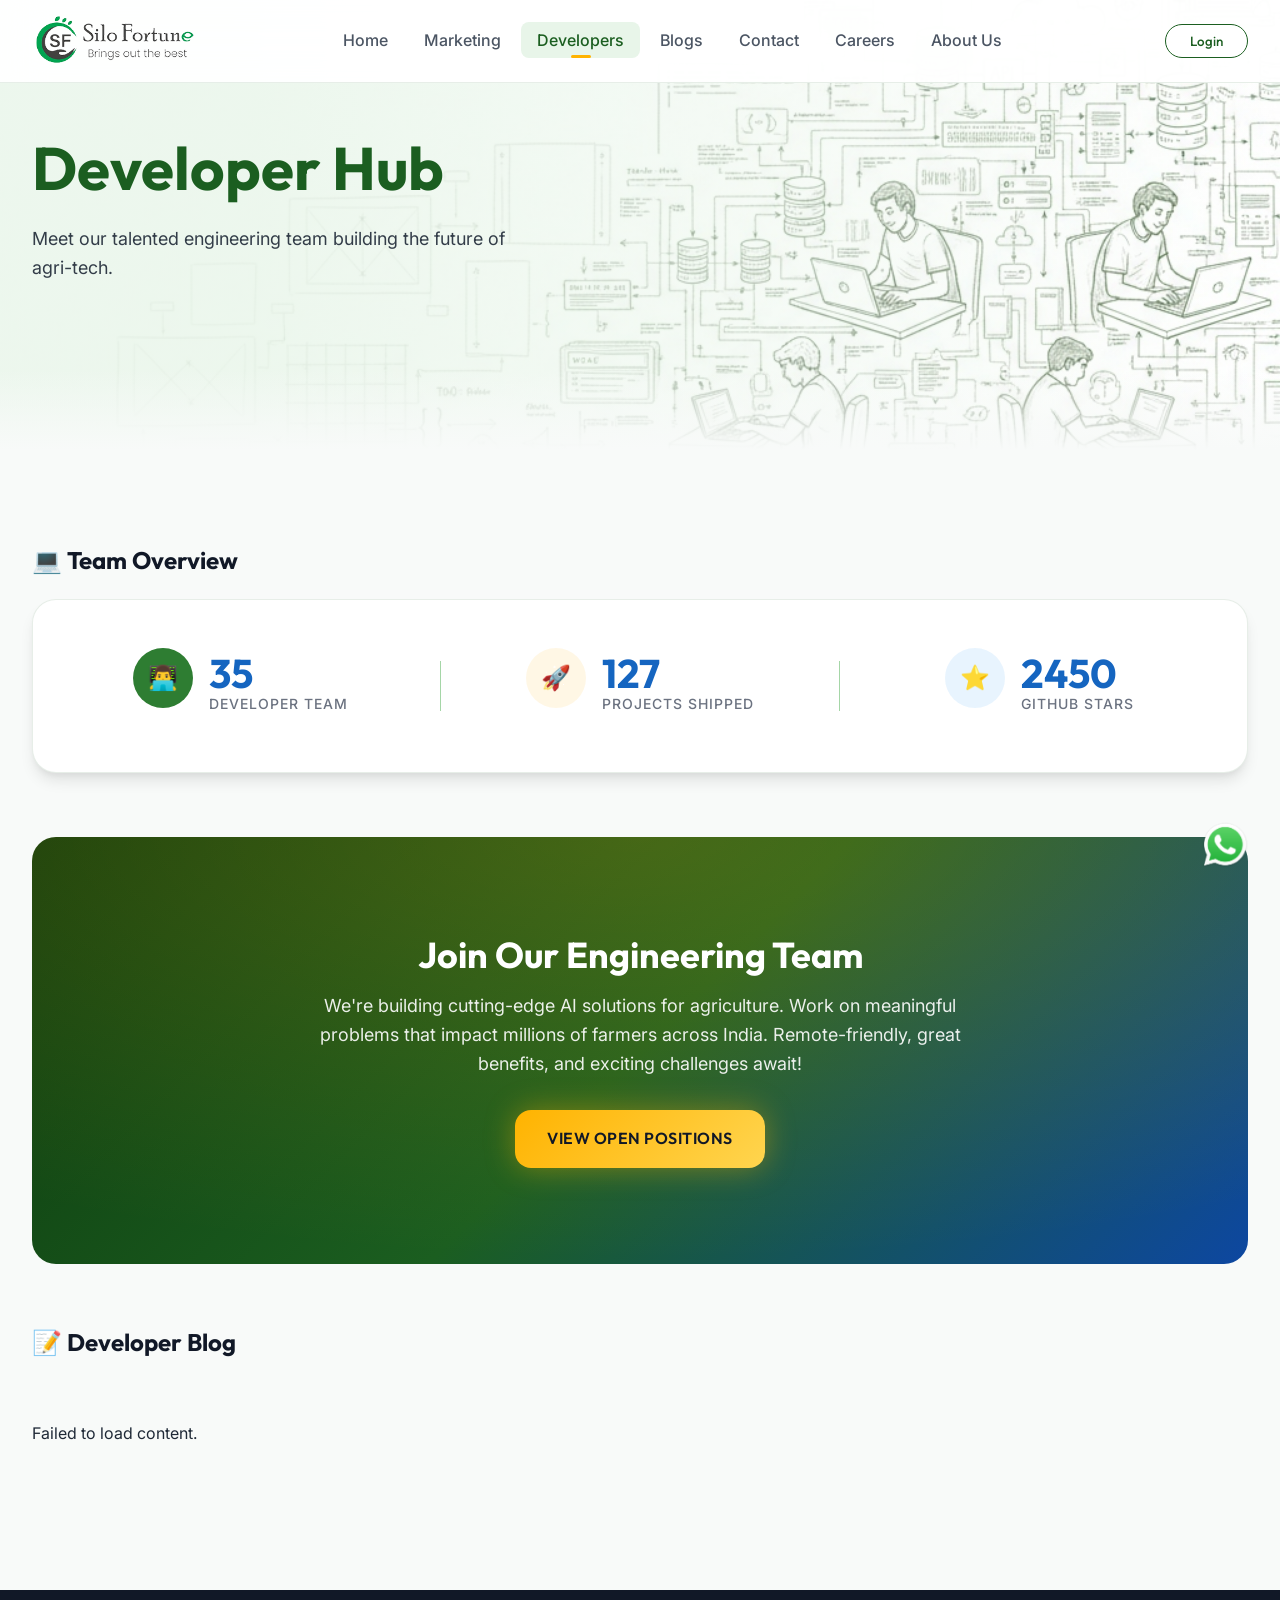
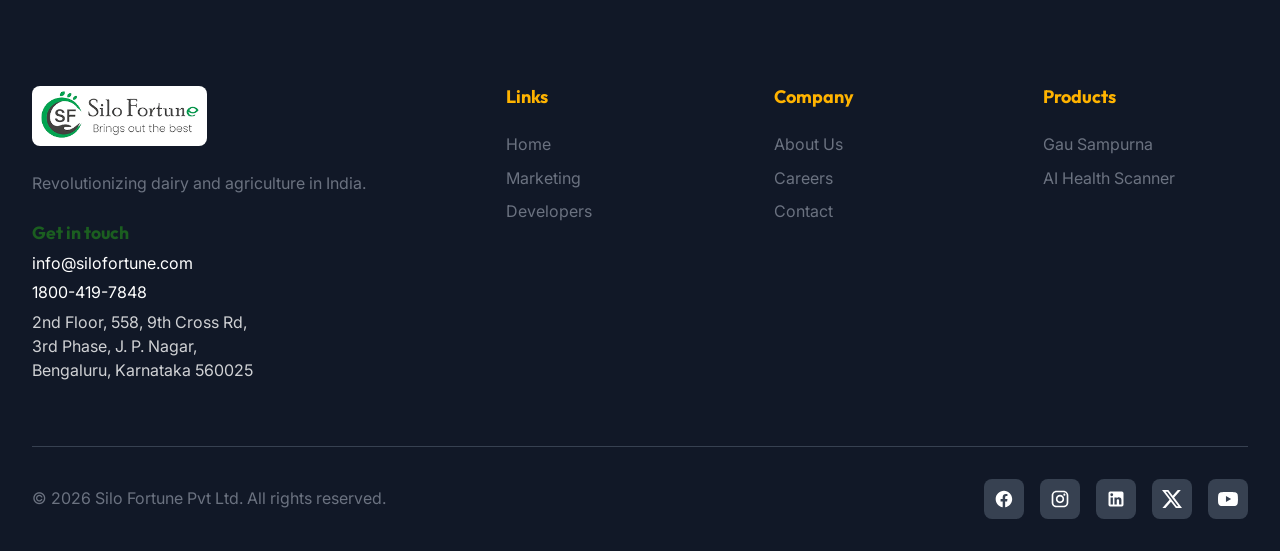
<file: developers.html>
<!DOCTYPE html>
<html lang="en">

<head>
    <meta charset="UTF-8">
    <meta name="viewport" content="width=device-width, initial-scale=1.0">
    <title>Developers | Silo Fortune</title>
    <link rel="preconnect" href="https://fonts.googleapis.com">
    <link rel="preconnect" href="https://fonts.gstatic.com" crossorigin>
    <link
        href="https://fonts.googleapis.com/css2?family=Inter:wght@400;500;600;700&family=Outfit:wght@400;500;600;700;800&display=swap"
        rel="stylesheet">
    <link rel="stylesheet" href="styles.css">
</head>

<body>
    <nav class="navbar">
        <div class="nav-container">
            <a href="index.html" class="nav-logo">
                <img src="assets/silo_logo.png" alt="Silo Fortune Logo"
                    style="height: 50px; width: auto; object-fit: contain;">
            </a>
            <ul class="nav-menu" id="navMenu">
                <li><a href="index.html" class="nav-link">Home</a></li>
                <li><a href="marketing.html" class="nav-link">Marketing</a></li>
                <li><a href="developers.html" class="nav-link active">Developers</a></li>
                <li><a href="blogs.html" class="nav-link">Blogs</a></li>
                <li><a href="contact.html" class="nav-link">Contact</a></li>
                <li><a href="open-positions.html" class="nav-link">Careers</a></li>
                <li><a href="founders.html" class="nav-link">About Us</a></li>
            </ul>
            <div class="nav-toggle" id="navToggle"><span></span><span></span><span></span></div>
        </div>
    </nav>

    <header class="hero-developers">
        <div class="hero-container">
            <div class="hero-content">
                <h1 class="hero-title">Developer Hub</h1>
                <p class="hero-description">Meet our talented engineering team building the future of agri-tech.</p>
            </div>
        </div>
    </header>

    <div class="dashboard-container">
        <!-- Stats Grid -->
        <div class="dashboard-section">
            <h2 class="dashboard-title">💻 Team Overview</h2>
            <div class="merged-stats-card">
                <div class="stat-group">
                    <div class="stat-icon"
                        style="background: var(--color-primary-light); color: var(--color-primary); padding: 5px; border-radius: 50%; width: 60px; height: 60px; display: flex; align-items: center; justify-content: center; font-size: 1.5rem;">
                        👨‍💻</div>
                    <div>
                        <div class="stat-value"
                            style="font-size: 2.5rem; font-weight: 700; color: var(--color-secondary); line-height: 1;">
                            35</div>
                        <div class="stat-label" style="color: var(--color-gray-500); font-weight: 500;">Developer Team
                        </div>
                    </div>
                </div>

                <div class="stat-divider"></div>

                <div class="stat-group">
                    <div class="stat-icon"
                        style="background: rgba(255, 179, 0, 0.1); color: var(--color-accent); padding: 5px; border-radius: 50%; width: 60px; height: 60px; display: flex; align-items: center; justify-content: center; font-size: 1.5rem;">
                        🚀</div>
                    <div>
                        <div class="stat-value"
                            style="font-size: 2.5rem; font-weight: 700; color: var(--color-secondary); line-height: 1;">
                            127</div>
                        <div class="stat-label" style="color: var(--color-gray-500); font-weight: 500;">Projects Shipped
                        </div>
                    </div>
                </div>

                <div class="stat-divider"></div>

                <div class="stat-group">
                    <div class="stat-icon"
                        style="background: rgba(33, 150, 243, 0.1); color: #2196F3; padding: 5px; border-radius: 50%; width: 60px; height: 60px; display: flex; align-items: center; justify-content: center; font-size: 1.5rem;">
                        ⭐</div>
                    <div>
                        <div class="stat-value"
                            style="font-size: 2.5rem; font-weight: 700; color: var(--color-secondary); line-height: 1;">
                            2450</div>
                        <div class="stat-label" style="color: var(--color-gray-500); font-weight: 500;">GitHub Stars
                        </div>
                    </div>
                </div>
            </div>
        </div>

        <!-- Join Us CTA -->
        <div class="dashboard-section">
            <div class="cta-section" style="border-radius: var(--radius-xl);">
                <div class="cta-content">
                    <h2 class="cta-title">Join Our Engineering Team</h2>
                    <p class="cta-text">We're building cutting-edge AI solutions for agriculture. Work on meaningful
                        problems that impact millions of farmers across India. Remote-friendly, great benefits, and
                        exciting challenges await!</p>
                    <a href="open-positions.html" class="btn btn-primary">View Open Positions</a>
                </div>
            </div>
        </div>



        <!-- Developer Blogs -->
        <div class="dashboard-section" style="position: relative;">
            <div style="display: flex; justify-content: space-between; align-items: center; margin-bottom: 2rem;">
                <h2 class="dashboard-title" style="margin-bottom: 0;">📝 Developer Blog</h2>
                <button onclick="window.location.href='blog-form.html?type=developer'"
                    class="btn btn-primary admin-only" style="display: none; padding: 0.5rem 1rem; font-size: 0.9rem;">+
                    New Post</button>
            </div>

            <div id="dev-blog-grid" class="blog-grid">
                <!-- Dynamic Content Loaded Here -->
                <p style="grid-column: 1/-1; text-align: center; color: var(--color-gray-500);">Loading developer
                    insights...</p>
            </div>
        </div>
    </div>
    </div>

    <footer class="footer">
        <div class="footer-container">
            <div class="footer-grid">
                <div class="footer-brand">
                    <div class="footer-logo">
                        <img src="assets/silo_logo.png" alt="Silo Fortune Logo"
                            style="height: 60px; width: auto; object-fit: contain; background: white; padding: 5px; border-radius: 8px;">
                    </div>
                    <p class="footer-tagline">Revolutionizing dairy and agriculture in India.</p>
                    <div class="footer-contact" style="margin-top: 1.5rem;">
                        <h5 style="color: var(--color-primary); margin-bottom: 0.5rem; font-size: 1.1rem;">Get in touch
                        </h5>
                        <p style="margin-bottom: 0.25rem;"><a href="mailto:info@silofortune.com"
                                style="color: inherit; text-decoration: none;">info@silofortune.com</a></p>
                        <p style="margin-bottom: 0.25rem;"><a href="tel:18004197848"
                                style="color: inherit; text-decoration: none;">1800-419-7848</a></p>
                        <p style="opacity: 0.8; line-height: 1.5;">
                            <a href="https://www.google.com/maps/search/?api=1&query=Silo+Fortune+Pvt+Ltd+2nd+Floor+558+9th+Cross+Rd+3rd+Phase+J.P.Nagar+Bengaluru+Karnataka+560025"
                                target="_blank" style="color: inherit; text-decoration: none;">
                                2nd Floor, 558, 9th Cross Rd,<br>3rd Phase, J. P. Nagar,<br>Bengaluru, Karnataka 560025
                            </a>
                        </p>
                    </div>
                </div>
                <div class="footer-section">
                    <h4 class="footer-title">Links</h4>
                    <ul class="footer-links">
                        <li><a href="index.html">Home</a></li>
                        <li><a href="marketing.html">Marketing</a></li>
                        <li><a href="developers.html">Developers</a></li>
                    </ul>
                </div>
                <div class="footer-section">
                    <h4 class="footer-title">Company</h4>
                    <ul class="footer-links">
                        <li><a href="founders.html">About Us</a></li>
                        <li><a href="open-positions.html">Careers</a></li>
                        <li><a href="contact.html">Contact</a></li>
                    </ul>
                </div>
                <div class="footer-section">
                    <h4 class="footer-title">Products</h4>
                    <ul class="footer-links">
                        <li><a href="#">Gau Sampurna</a></li>
                        <li><a href="#">AI Health Scanner</a></li>
                    </ul>
                </div>
            </div>
            <div class="footer-bottom">
                <p class="footer-copyright">© 2026 Silo Fortune Pvt Ltd. All rights reserved.</p>
                <div class="footer-social">
                    <a href="https://www.facebook.com/gausampurna.kannada" class="social-link" target="_blank"
                        aria-label="Facebook">
                        <svg viewBox="0 0 24 24" style="width: 20px; height: 20px; fill: currentColor;">
                            <path
                                d="M12 2.04C6.5 2.04 2 6.53 2 12.06C2 17.06 5.66 21.21 10.44 21.96V14.96H7.9V12.06H10.44V9.85C10.44 7.34 11.93 5.96 14.15 5.96C15.21 5.96 16.12 6.04 16.12 6.04V8.51H15.01C13.77 8.51 13.38 9.28 13.38 10.07V12.06H16.16L15.72 14.96H13.38V21.96C18.16 21.21 21.82 17.06 21.82 12.06C21.82 6.53 17.32 2.04 12 2.04Z" />
                        </svg>
                    </a>
                    <a href="https://www.instagram.com/gausampurnaenglish/" class="social-link" target="_blank"
                        aria-label="Instagram">
                        <svg viewBox="0 0 24 24" style="width: 20px; height: 20px; fill: currentColor;">
                            <path
                                d="M7.8 2H16.2C19.4 2 22 4.6 22 7.8V16.2C22 19.4 19.4 22 16.2 22H7.8C4.6 22 2 19.4 2 16.2V7.8C2 4.6 4.6 2 7.8 2ZM7.6 4C5.6 4 4 5.6 4 7.6V16.4C4 18.4 5.6 20 7.6 20H16.4C18.4 20 20 18.4 20 16.4V7.6C20 5.6 18.4 4 16.4 4H7.6ZM12 7C14.8 7 17 9.2 17 12C17 14.8 14.8 17 12 17C9.2 17 7 14.8 7 12C7 9.2 9.2 7 12 7ZM12 9C10.3 9 9 10.3 9 12C9 13.7 10.3 15 12 15C13.7 15 15 13.7 15 12C15 10.3 13.7 9 12 9ZM17.25 5.5C17.94 5.5 18.5 6.06 18.5 6.75C18.5 7.44 17.94 8 17.25 8C16.56 8 16 7.44 16 6.75C16 6.06 16.56 5.5 17.25 5.5Z" />
                        </svg>
                    </a>
                    <a href="https://www.linkedin.com/company/silofortunepvtltd/" class="social-link" target="_blank"
                        aria-label="LinkedIn">
                        <svg viewBox="0 0 24 24" style="width: 20px; height: 20px; fill: currentColor;">
                            <path
                                d="M19 3A2 2 0 0 1 21 5V19A2 2 0 0 1 19 21H5A2 2 0 0 1 3 19V5A2 2 0 0 1 5 3H19M18.5 18.5V13.2A3.26 3.26 0 0 0 15.24 9.94C14.39 9.94 13.4 10.46 12.92 11.24V10.13H10.13V18.5H12.92V13.57C12.92 12.8 13.54 12.17 14.31 12.17A1.4 1.4 0 0 1 15.71 13.57V18.5H18.5M6.88 8.56A1.68 1.68 0 0 0 8.56 6.88C8.56 5.95 7.81 5.19 6.88 5.19A1.69 1.69 0 0 0 5.19 6.88C5.19 7.81 5.95 8.56 6.88 8.56M8.27 18.5V10.13H5.5V18.5H8.27Z" />
                        </svg>
                    </a>
                    <a href="https://twitter.com/" class="social-link" target="_blank" aria-label="X (Twitter)">
                        <svg viewBox="0 0 24 24" style="width: 20px; height: 20px; fill: currentColor;">
                            <path
                                d="M18.901 1.153h3.68l-8.04 9.19L24 22.846h-7.406l-5.8-7.584-6.638 7.584H.474l8.6-9.83L0 1.154h7.594l5.243 6.932ZM17.61 20.644h2.039L6.486 3.24H4.298Z" />
                        </svg>
                    </a>
                    <a href="https://www.youtube.com/@gausampurnaenglish-z2b/videos" class="social-link" target="_blank"
                        aria-label="YouTube">
                        <svg viewBox="0 0 24 24" style="width: 20px; height: 20px; fill: currentColor;">
                            <path
                                d="M23.498 6.186a3.016 3.016 0 0 0-2.122-2.136C19.505 3.545 12 3.545 12 3.545s-7.505 0-9.377.505A3.017 3.017 0 0 0 .502 6.186C0 8.07 0 12 0 12s0 3.93.502 5.814a3.016 3.016 0 0 0 2.122 2.136c1.871.505 9.376.505 9.376.505s7.505 0 9.377-.505a3.015 3.015 0 0 0 2.122-2.136C24 15.93 24 12 24 12s0-3.93-.498-5.814zM9.545 15.568V8.432L15.818 12l-6.273 3.568z" />
                        </svg>
                    </a>
                </div>
            </div>
        </div>
    </footer>
    <script src="script.js?v=debug2"></script>
</body>

</html>
</file>
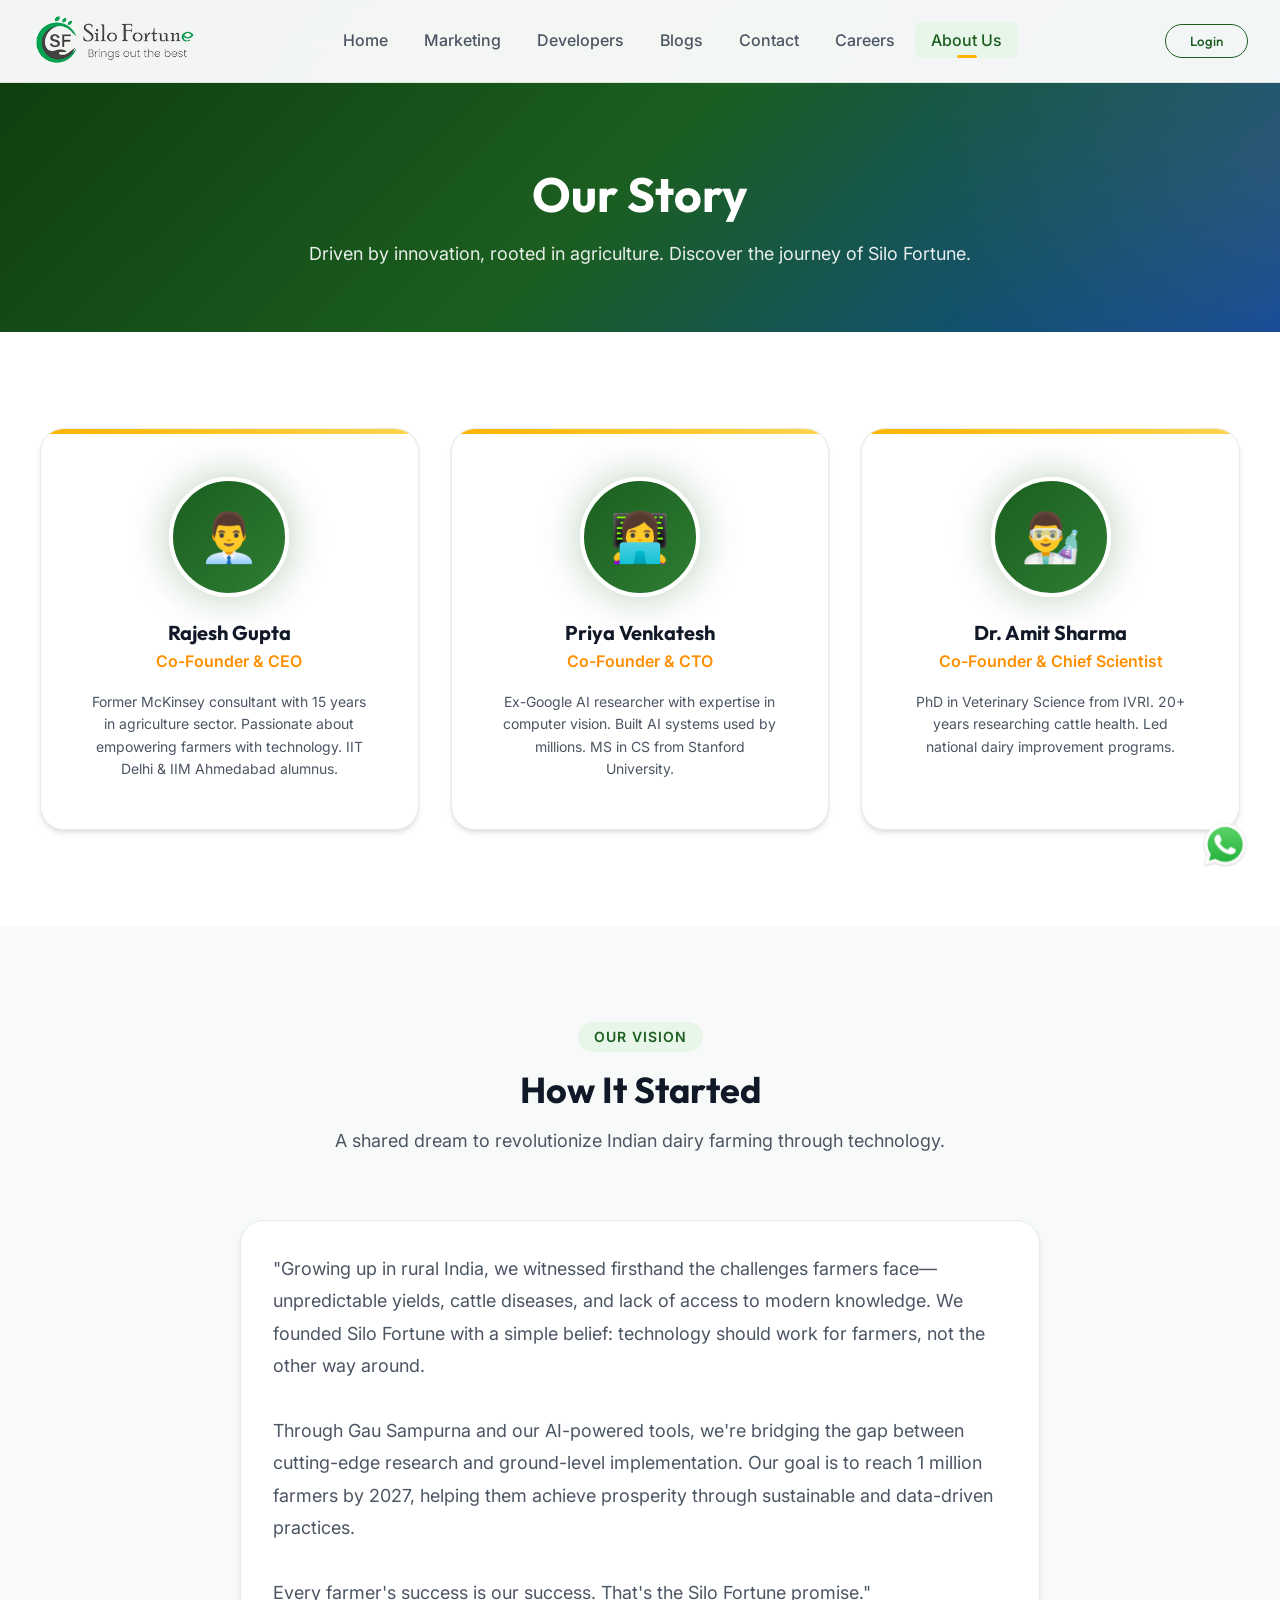
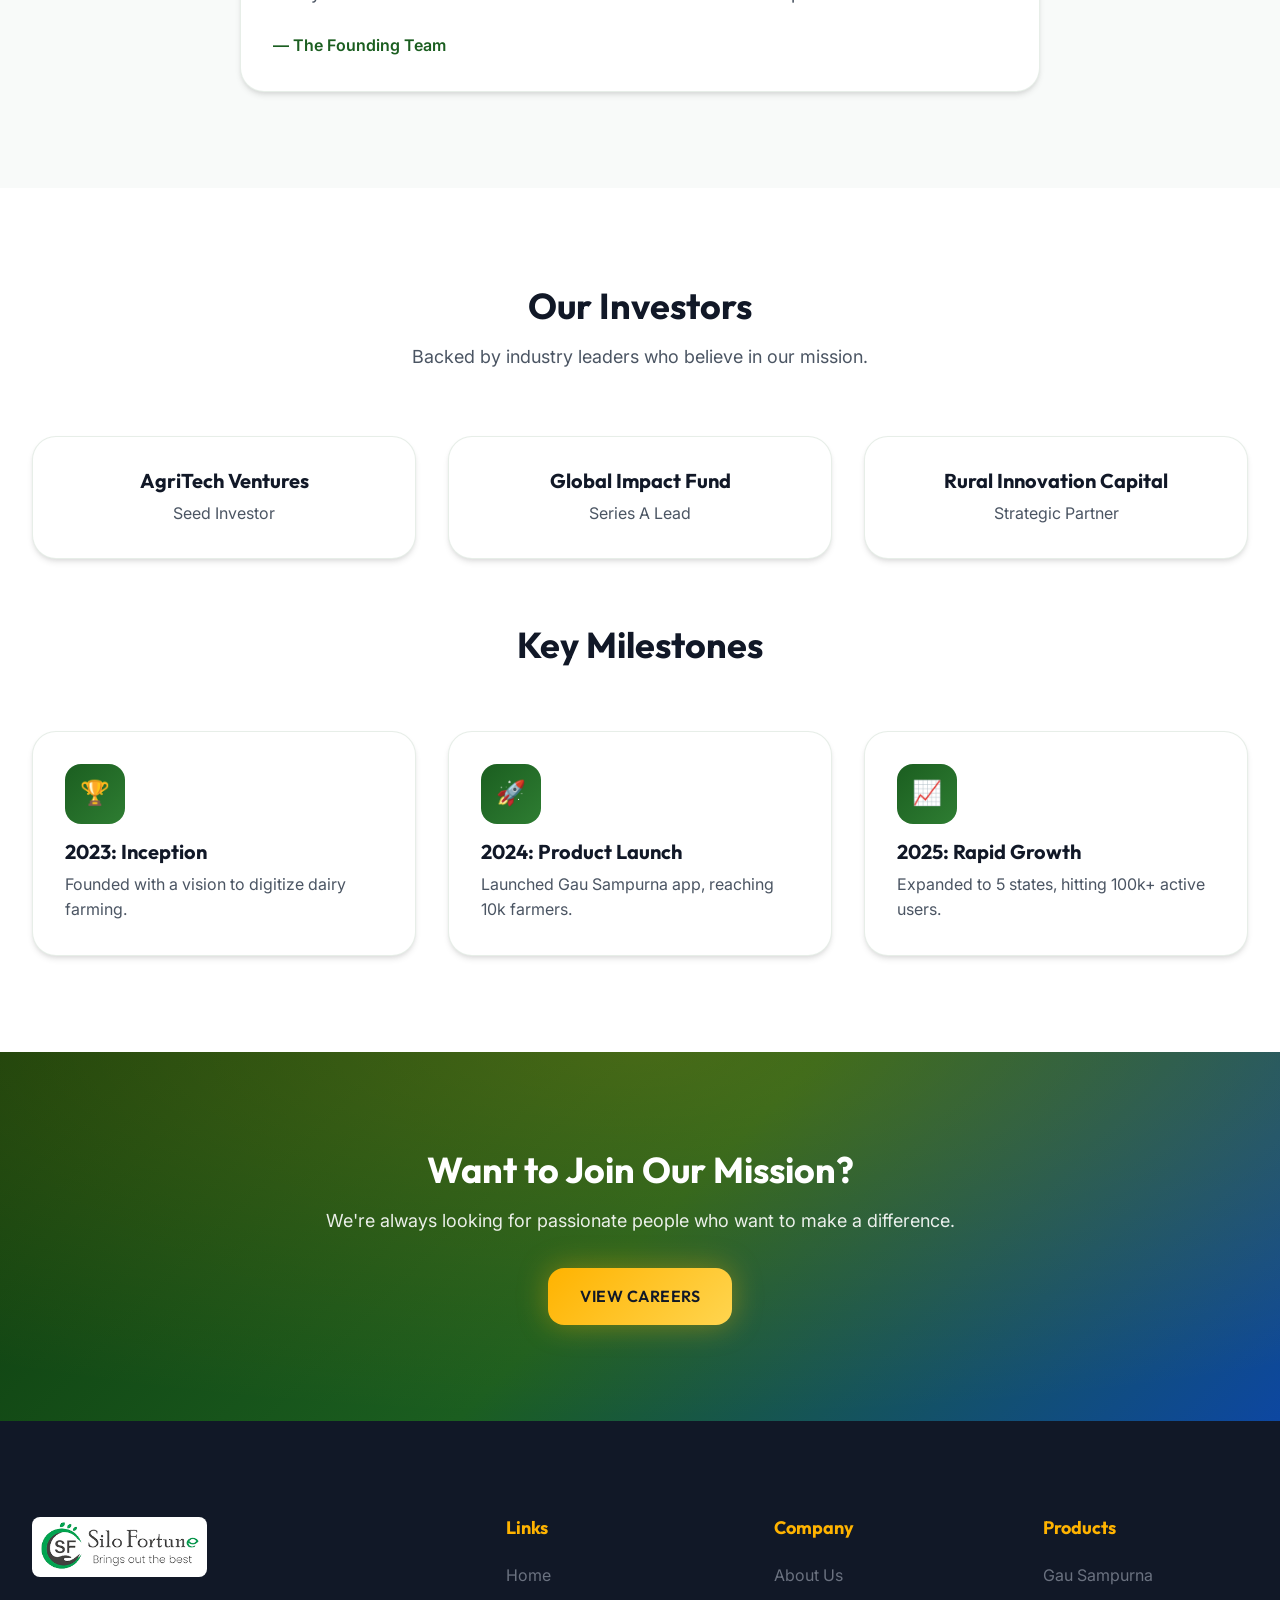
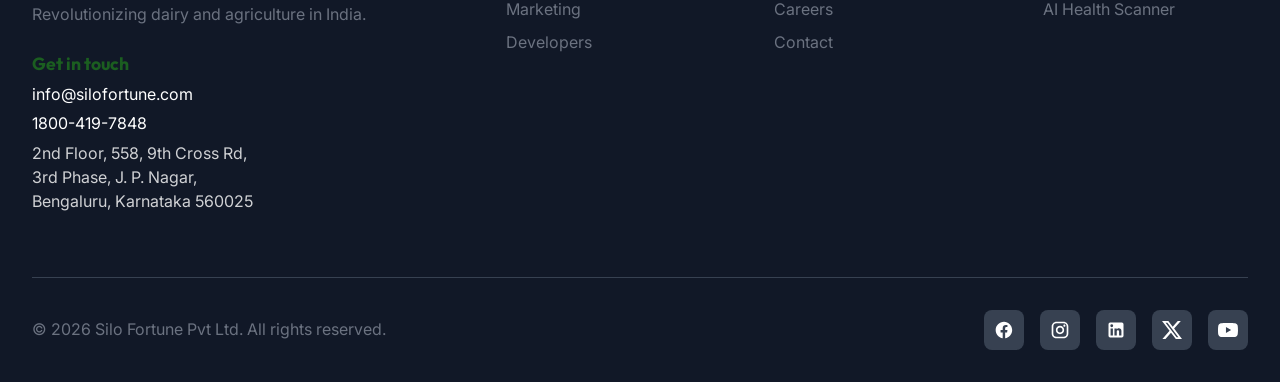
<file: founders.html>
<!DOCTYPE html>
<html lang="en">

<head>
    <meta charset="UTF-8">
    <meta name="viewport" content="width=device-width, initial-scale=1.0">
    <title>About Us | Silo Fortune</title>
    <link rel="preconnect" href="https://fonts.googleapis.com">
    <link rel="preconnect" href="https://fonts.gstatic.com" crossorigin>
    <link
        href="https://fonts.googleapis.com/css2?family=Inter:wght@400;500;600;700&family=Outfit:wght@400;500;600;700;800&display=swap"
        rel="stylesheet">
    <link rel="stylesheet" href="styles.css">
</head>

<body>
    <nav class="navbar">
        <div class="nav-container">
            <a href="index.html" class="nav-logo">
                <img src="assets/silo_logo.png" alt="Silo Fortune Logo"
                    style="height: 50px; width: auto; object-fit: contain;">
            </a>
            <ul class="nav-menu" id="navMenu">
                <li><a href="index.html" class="nav-link">Home</a></li>
                <li><a href="marketing.html" class="nav-link">Marketing</a></li>
                <li><a href="developers.html" class="nav-link">Developers</a></li>
                <li><a href="blogs.html" class="nav-link">Blogs</a></li>
                <li><a href="contact.html" class="nav-link">Contact</a></li>
                <li><a href="open-positions.html" class="nav-link">Careers</a></li>
                <li><a href="founders.html" class="nav-link active">About Us</a></li>
            </ul>
            <div class="nav-toggle" id="navToggle"><span></span><span></span><span></span></div>
        </div>
    </nav>

    <header class="page-header">
        <div class="page-header-content">
            <h1 class="page-title">Our Story</h1>
            <p class="page-description">Driven by innovation, rooted in agriculture. Discover the journey of Silo
                Fortune.</p>
        </div>
    </header>

    <section style="background: var(--color-white);">
        <div class="team-grid">
            <div class="team-card">
                <div class="team-avatar">👨‍💼</div>
                <h3 class="team-name">Rajesh Gupta</h3>
                <p class="team-role">Co-Founder & CEO</p>
                <p class="team-bio">Former McKinsey consultant with 15 years in agriculture sector. Passionate about
                    empowering farmers with technology. IIT Delhi & IIM Ahmedabad alumnus.</p>
            </div>
            <div class="team-card">
                <div class="team-avatar">👩‍💻</div>
                <h3 class="team-name">Priya Venkatesh</h3>
                <p class="team-role">Co-Founder & CTO</p>
                <p class="team-bio">Ex-Google AI researcher with expertise in computer vision. Built AI systems used by
                    millions. MS in CS from Stanford University.</p>
            </div>
            <div class="team-card">
                <div class="team-avatar">👨‍🔬</div>
                <h3 class="team-name">Dr. Amit Sharma</h3>
                <p class="team-role">Co-Founder & Chief Scientist</p>
                <p class="team-bio">PhD in Veterinary Science from IVRI. 20+ years researching cattle health. Led
                    national dairy improvement programs.</p>
            </div>
        </div>
    </section>

    <section style="background: var(--color-light);">
        <div class="section-header">
            <span class="section-badge">Our Vision</span>
            <h2 class="section-title">How It Started</h2>
            <p class="section-description">A shared dream to revolutionize Indian dairy farming through technology.</p>
        </div>
        <div style="max-width: 800px; margin: 0 auto;">
            <div class="card">
                <p class="card-text" style="font-size: var(--font-size-lg); line-height: 1.8;">
                    "Growing up in rural India, we witnessed firsthand the challenges farmers face—unpredictable yields,
                    cattle diseases, and lack of access to modern knowledge. We founded Silo Fortune with a simple
                    belief: technology should work for farmers, not the other way around.<br><br>
                    Through Gau Sampurna and our AI-powered tools, we're bridging the gap between cutting-edge research
                    and ground-level implementation. Our goal is to reach 1 million farmers by 2027, helping them
                    achieve prosperity through sustainable and data-driven practices.<br><br>
                    Every farmer's success is our success. That's the Silo Fortune promise."
                </p>
                <p style="margin-top: var(--spacing-lg); font-weight: 600; color: var(--color-primary);">— The Founding
                    Team</p>
            </div>
        </div>
    </section>

    <section style="background: var(--color-white);">
        <div class="section-header">
            <h2 class="section-title">Our Investors</h2>
            <p class="section-description">Backed by industry leaders who believe in our mission.</p>
        </div>
        <div class="features-grid" style="grid-template-columns: repeat(auto-fit, minmax(200px, 1fr));">
            <div class="card" style="text-align: center;">
                <h3 class="card-title">AgriTech Ventures</h3>
                <p class="card-text">Seed Investor</p>
            </div>
            <div class="card" style="text-align: center;">
                <h3 class="card-title">Global Impact Fund</h3>
                <p class="card-text">Series A Lead</p>
            </div>
            <div class="card" style="text-align: center;">
                <h3 class="card-title">Rural Innovation Capital</h3>
                <p class="card-text">Strategic Partner</p>
            </div>
        </div>

        <div class="section-header" style="margin-top: 4rem;">
            <h2 class="section-title">Key Milestones</h2>
        </div>
        <div class="features-grid">
            <div class="card">
                <div class="card-icon">🏆</div>
                <h3 class="card-title">2023: Inception</h3>
                <p class="card-text">Founded with a vision to digitize dairy farming.</p>
            </div>
            <div class="card">
                <div class="card-icon">🚀</div>
                <h3 class="card-title">2024: Product Launch</h3>
                <p class="card-text">Launched Gau Sampurna app, reaching 10k farmers.</p>
            </div>
            <div class="card">
                <div class="card-icon">📈</div>
                <h3 class="card-title">2025: Rapid Growth</h3>
                <p class="card-text">Expanded to 5 states, hitting 100k+ active users.</p>
            </div>
        </div>
    </section>

    <section class="cta-section">
        <div class="cta-content">
            <h2 class="cta-title">Want to Join Our Mission?</h2>
            <p class="cta-text">We're always looking for passionate people who want to make a difference.</p>
            <a href="open-positions.html" class="btn btn-primary">View Careers</a>
        </div>
    </section>

    <footer class="footer">
        <div class="footer-container">
            <div class="footer-grid">
                <div class="footer-brand">
                    <div class="footer-logo">
                        <img src="assets/silo_logo.png" alt="Silo Fortune Logo"
                            style="height: 60px; width: auto; object-fit: contain; background: white; padding: 5px; border-radius: 8px;">
                    </div>
                    <p class="footer-tagline">Revolutionizing dairy and agriculture in India.</p>
                    <div class="footer-contact" style="margin-top: 1.5rem;">
                        <h5 style="color: var(--color-primary); margin-bottom: 0.5rem; font-size: 1.1rem;">Get in touch
                        </h5>
                        <p style="margin-bottom: 0.25rem;"><a href="mailto:info@silofortune.com"
                                style="color: inherit; text-decoration: none;">info@silofortune.com</a></p>
                        <p style="margin-bottom: 0.25rem;"><a href="tel:18004197848"
                                style="color: inherit; text-decoration: none;">1800-419-7848</a></p>
                        <p style="opacity: 0.8; line-height: 1.5;">
                            <a href="https://www.google.com/maps/search/?api=1&query=Silo+Fortune+Pvt+Ltd+2nd+Floor+558+9th+Cross+Rd+3rd+Phase+J.P.Nagar+Bengaluru+Karnataka+560025"
                                target="_blank" style="color: inherit; text-decoration: none;">
                                2nd Floor, 558, 9th Cross Rd,<br>3rd Phase, J. P. Nagar,<br>Bengaluru, Karnataka 560025
                            </a>
                        </p>
                    </div>
                </div>
                <div class="footer-section">
                    <h4 class="footer-title">Links</h4>
                    <ul class="footer-links">
                        <li><a href="index.html">Home</a></li>
                        <li><a href="marketing.html">Marketing</a></li>
                        <li><a href="developers.html">Developers</a></li>
                    </ul>
                </div>
                <div class="footer-section">
                    <h4 class="footer-title">Company</h4>
                    <ul class="footer-links">
                        <li><a href="founders.html">About Us</a></li>
                        <li><a href="open-positions.html">Careers</a></li>
                        <li><a href="contact.html">Contact</a></li>
                    </ul>
                </div>
                <div class="footer-section">
                    <h4 class="footer-title">Products</h4>
                    <ul class="footer-links">
                        <li><a href="#">Gau Sampurna</a></li>
                        <li><a href="#">AI Health Scanner</a></li>
                    </ul>
                </div>
            </div>
            <div class="footer-bottom">
                <p class="footer-copyright">© 2026 Silo Fortune Pvt Ltd. All rights reserved.</p>
                <div class="footer-social">
                    <a href="https://www.facebook.com/gausampurna.kannada" class="social-link" target="_blank"
                        aria-label="Facebook">
                        <svg viewBox="0 0 24 24" style="width: 20px; height: 20px; fill: currentColor;">
                            <path
                                d="M12 2.04C6.5 2.04 2 6.53 2 12.06C2 17.06 5.66 21.21 10.44 21.96V14.96H7.9V12.06H10.44V9.85C10.44 7.34 11.93 5.96 14.15 5.96C15.21 5.96 16.12 6.04 16.12 6.04V8.51H15.01C13.77 8.51 13.38 9.28 13.38 10.07V12.06H16.16L15.72 14.96H13.38V21.96C18.16 21.21 21.82 17.06 21.82 12.06C21.82 6.53 17.32 2.04 12 2.04Z" />
                        </svg>
                    </a>
                    <a href="https://www.instagram.com/gausampurnaenglish/" class="social-link" target="_blank"
                        aria-label="Instagram">
                        <svg viewBox="0 0 24 24" style="width: 20px; height: 20px; fill: currentColor;">
                            <path
                                d="M7.8 2H16.2C19.4 2 22 4.6 22 7.8V16.2C22 19.4 19.4 22 16.2 22H7.8C4.6 22 2 19.4 2 16.2V7.8C2 4.6 4.6 2 7.8 2ZM7.6 4C5.6 4 4 5.6 4 7.6V16.4C4 18.4 5.6 20 7.6 20H16.4C18.4 20 20 18.4 20 16.4V7.6C20 5.6 18.4 4 16.4 4H7.6ZM12 7C14.8 7 17 9.2 17 12C17 14.8 14.8 17 12 17C9.2 17 7 14.8 7 12C7 9.2 9.2 7 12 7ZM12 9C10.3 9 9 10.3 9 12C9 13.7 10.3 15 12 15C13.7 15 15 13.7 15 12C15 10.3 13.7 9 12 9ZM17.25 5.5C17.94 5.5 18.5 6.06 18.5 6.75C18.5 7.44 17.94 8 17.25 8C16.56 8 16 7.44 16 6.75C16 6.06 16.56 5.5 17.25 5.5Z" />
                        </svg>
                    </a>
                    <a href="https://www.linkedin.com/company/silofortunepvtltd/" class="social-link" target="_blank"
                        aria-label="LinkedIn">
                        <svg viewBox="0 0 24 24" style="width: 20px; height: 20px; fill: currentColor;">
                            <path
                                d="M19 3A2 2 0 0 1 21 5V19A2 2 0 0 1 19 21H5A2 2 0 0 1 3 19V5A2 2 0 0 1 5 3H19M18.5 18.5V13.2A3.26 3.26 0 0 0 15.24 9.94C14.39 9.94 13.4 10.46 12.92 11.24V10.13H10.13V18.5H12.92V13.57C12.92 12.8 13.54 12.17 14.31 12.17A1.4 1.4 0 0 1 15.71 13.57V18.5H18.5M6.88 8.56A1.68 1.68 0 0 0 8.56 6.88C8.56 5.95 7.81 5.19 6.88 5.19A1.69 1.69 0 0 0 5.19 6.88C5.19 7.81 5.95 8.56 6.88 8.56M8.27 18.5V10.13H5.5V18.5H8.27Z" />
                        </svg>
                    </a>
                    <a href="https://twitter.com/" class="social-link" target="_blank" aria-label="X (Twitter)">
                        <svg viewBox="0 0 24 24" style="width: 20px; height: 20px; fill: currentColor;">
                            <path
                                d="M18.901 1.153h3.68l-8.04 9.19L24 22.846h-7.406l-5.8-7.584-6.638 7.584H.474l8.6-9.83L0 1.154h7.594l5.243 6.932ZM17.61 20.644h2.039L6.486 3.24H4.298Z" />
                        </svg>
                    </a>
                    <a href="https://www.youtube.com/@gausampurnaenglish-z2b/videos" class="social-link" target="_blank"
                        aria-label="YouTube">
                        <svg viewBox="0 0 24 24" style="width: 20px; height: 20px; fill: currentColor;">
                            <path
                                d="M23.498 6.186a3.016 3.016 0 0 0-2.122-2.136C19.505 3.545 12 3.545 12 3.545s-7.505 0-9.377.505A3.017 3.017 0 0 0 .502 6.186C0 8.07 0 12 0 12s0 3.93.502 5.814a3.016 3.016 0 0 0 2.122 2.136c1.871.505 9.376.505 9.376.505s7.505 0 9.377-.505a3.015 3.015 0 0 0 2.122-2.136C24 15.93 24 12 24 12s0-3.93-.498-5.814zM9.545 15.568V8.432L15.818 12l-6.273 3.568z" />
                        </svg>
                    </a>
                </div>
            </div>
        </div>
    </footer>
    <script src="script.js"></script>
</body>

</html>
</file>
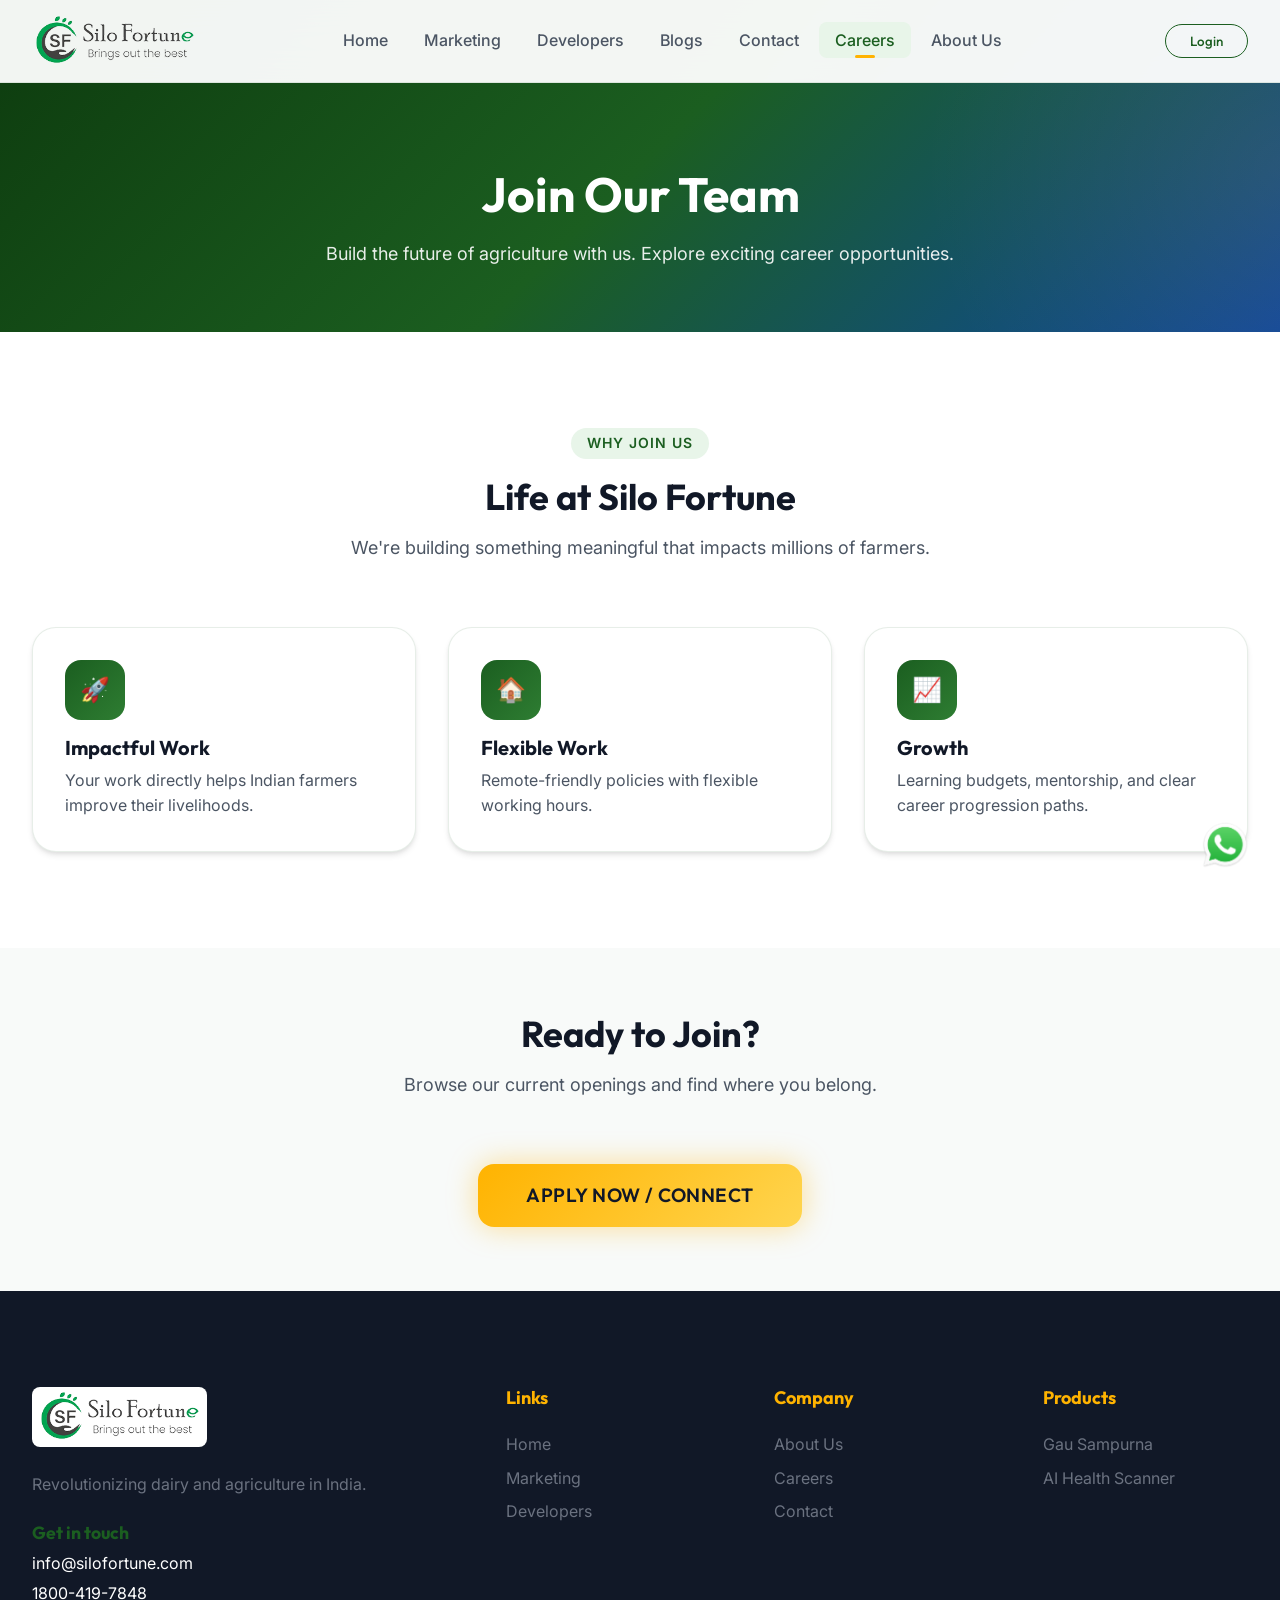
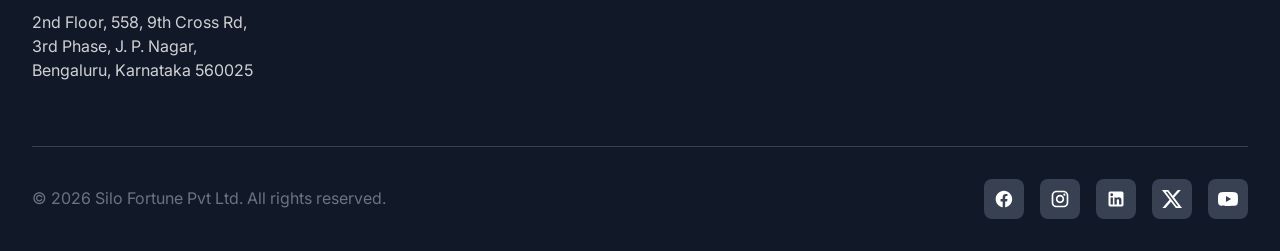
<file: hiring.html>
<!DOCTYPE html>
<html lang="en">

<head>
    <meta charset="UTF-8">
    <meta name="viewport" content="width=device-width, initial-scale=1.0">
    <title>Careers | Silo Fortune</title>
    <link rel="preconnect" href="https://fonts.googleapis.com">
    <link rel="preconnect" href="https://fonts.gstatic.com" crossorigin>
    <link
        href="https://fonts.googleapis.com/css2?family=Inter:wght@400;500;600;700&family=Outfit:wght@400;500;600;700;800&display=swap"
        rel="stylesheet">
    <link rel="stylesheet" href="styles.css">
</head>

<body>
    <nav class="navbar">
        <div class="nav-container">
            <a href="index.html" class="nav-logo">
                <img src="assets/silo_logo.png" alt="Silo Fortune Logo"
                    style="height: 50px; width: auto; object-fit: contain;">
            </a>
            <ul class="nav-menu" id="navMenu">
                <li><a href="index.html" class="nav-link">Home</a></li>
                <li><a href="marketing.html" class="nav-link">Marketing</a></li>
                <li><a href="developers.html" class="nav-link">Developers</a></li>
                <li><a href="blogs.html" class="nav-link">Blogs</a></li>
                <li><a href="contact.html" class="nav-link">Contact</a></li>
                <li><a href="open-positions.html" class="nav-link active">Careers</a></li>
                <li><a href="founders.html" class="nav-link">About Us</a></li>
            </ul>
            <div class="nav-toggle" id="navToggle"><span></span><span></span><span></span></div>
        </div>
    </nav>

    <header class="page-header">
        <div class="page-header-content">
            <h1 class="page-title">Join Our Team</h1>
            <p class="page-description">Build the future of agriculture with us. Explore exciting career opportunities.
            </p>
        </div>
    </header>

    <section style="background: var(--color-white);">
        <div class="section-header">
            <span class="section-badge">Why Join Us</span>
            <h2 class="section-title">Life at Silo Fortune</h2>
            <p class="section-description">We're building something meaningful that impacts millions of farmers.</p>
        </div>
        <div class="features-grid">
            <div class="card">
                <div class="card-icon">🚀</div>
                <h3 class="card-title">Impactful Work</h3>
                <p class="card-text">Your work directly helps Indian farmers improve their livelihoods.</p>
            </div>
            <div class="card">
                <div class="card-icon">🏠</div>
                <h3 class="card-title">Flexible Work</h3>
                <p class="card-text">Remote-friendly policies with flexible working hours.</p>
            </div>
            <div class="card">
                <div class="card-icon">📈</div>
                <h3 class="card-title">Growth</h3>
                <p class="card-text">Learning budgets, mentorship, and clear career progression paths.</p>
            </div>
        </div>
    </section>

    <section style="background: var(--color-light); padding: 4rem 1rem;">
        <div style="max-width: 900px; margin: 0 auto; text-align: center;">
            <div class="section-header">
                <h2 class="section-title">Ready to Join?</h2>
                <p class="section-description">Browse our current openings and find where you belong.</p>
            </div>
            <div style="margin-top: 2rem;">
                <a href="open-positions.html" class="btn btn-primary"
                    style="padding: 1rem 3rem; font-size: 1.2rem;">Apply Now / Connect</a>
            </div>
        </div>
    </section>

    <footer class="footer">
        <div class="footer-container">
            <div class="footer-grid">
                <div class="footer-brand">
                    <div class="footer-logo">
                        <img src="assets/silo_logo.png" alt="Silo Fortune Logo"
                            style="height: 60px; width: auto; object-fit: contain; background: white; padding: 5px; border-radius: 8px;">
                    </div>
                    <p class="footer-tagline">Revolutionizing dairy and agriculture in India.</p>
                    <div class="footer-contact" style="margin-top: 1.5rem;">
                        <h5 style="color: var(--color-primary); margin-bottom: 0.5rem; font-size: 1.1rem;">Get in touch
                        </h5>
                        <p style="margin-bottom: 0.25rem;"><a href="mailto:info@silofortune.com"
                                style="color: inherit; text-decoration: none;">info@silofortune.com</a></p>
                        <p style="margin-bottom: 0.25rem;"><a href="tel:18004197848"
                                style="color: inherit; text-decoration: none;">1800-419-7848</a></p>
                        <p style="opacity: 0.8; line-height: 1.5;">
                            <a href="https://www.google.com/maps/search/?api=1&query=Silo+Fortune+Pvt+Ltd+2nd+Floor+558+9th+Cross+Rd+3rd+Phase+J.P.Nagar+Bengaluru+Karnataka+560025"
                                target="_blank" style="color: inherit; text-decoration: none;">
                                2nd Floor, 558, 9th Cross Rd,<br>3rd Phase, J. P. Nagar,<br>Bengaluru, Karnataka 560025
                            </a>
                        </p>
                    </div>
                </div>
                <div class="footer-section">
                    <h4 class="footer-title">Links</h4>
                    <ul class="footer-links">
                        <li><a href="index.html">Home</a></li>
                        <li><a href="marketing.html">Marketing</a></li>
                        <li><a href="developers.html">Developers</a></li>
                    </ul>
                </div>
                <div class="footer-section">
                    <h4 class="footer-title">Company</h4>
                    <ul class="footer-links">
                        <li><a href="founders.html">About Us</a></li>
                        <li><a href="open-positions.html">Careers</a></li>
                        <li><a href="contact.html">Contact</a></li>
                    </ul>
                </div>
                <div class="footer-section">
                    <h4 class="footer-title">Products</h4>
                    <ul class="footer-links">
                        <li><a href="#">Gau Sampurna</a></li>
                        <li><a href="#">AI Health Scanner</a></li>
                    </ul>
                </div>
            </div>
            <div class="footer-bottom">
                <p class="footer-copyright">© 2026 Silo Fortune Pvt Ltd. All rights reserved.</p>
                <div class="footer-social">
                    <a href="https://www.facebook.com/gausampurna.kannada" class="social-link" target="_blank"
                        aria-label="Facebook">
                        <svg viewBox="0 0 24 24" style="width: 20px; height: 20px; fill: currentColor;">
                            <path
                                d="M12 2.04C6.5 2.04 2 6.53 2 12.06C2 17.06 5.66 21.21 10.44 21.96V14.96H7.9V12.06H10.44V9.85C10.44 7.34 11.93 5.96 14.15 5.96C15.21 5.96 16.12 6.04 16.12 6.04V8.51H15.01C13.77 8.51 13.38 9.28 13.38 10.07V12.06H16.16L15.72 14.96H13.38V21.96C18.16 21.21 21.82 17.06 21.82 12.06C21.82 6.53 17.32 2.04 12 2.04Z" />
                        </svg>
                    </a>
                    <a href="https://www.instagram.com/gausampurnaenglish/" class="social-link" target="_blank"
                        aria-label="Instagram">
                        <svg viewBox="0 0 24 24" style="width: 20px; height: 20px; fill: currentColor;">
                            <path
                                d="M7.8 2H16.2C19.4 2 22 4.6 22 7.8V16.2C22 19.4 19.4 22 16.2 22H7.8C4.6 22 2 19.4 2 16.2V7.8C2 4.6 4.6 2 7.8 2ZM7.6 4C5.6 4 4 5.6 4 7.6V16.4C4 18.4 5.6 20 7.6 20H16.4C18.4 20 20 18.4 20 16.4V7.6C20 5.6 18.4 4 16.4 4H7.6ZM12 7C14.8 7 17 9.2 17 12C17 14.8 14.8 17 12 17C9.2 17 7 14.8 7 12C7 9.2 9.2 7 12 7ZM12 9C10.3 9 9 10.3 9 12C9 13.7 10.3 15 12 15C13.7 15 15 13.7 15 12C15 10.3 13.7 9 12 9ZM17.25 5.5C17.94 5.5 18.5 6.06 18.5 6.75C18.5 7.44 17.94 8 17.25 8C16.56 8 16 7.44 16 6.75C16 6.06 16.56 5.5 17.25 5.5Z" />
                        </svg>
                    </a>
                    <a href="https://www.linkedin.com/company/silofortunepvtltd/" class="social-link" target="_blank"
                        aria-label="LinkedIn">
                        <svg viewBox="0 0 24 24" style="width: 20px; height: 20px; fill: currentColor;">
                            <path
                                d="M19 3A2 2 0 0 1 21 5V19A2 2 0 0 1 19 21H5A2 2 0 0 1 3 19V5A2 2 0 0 1 5 3H19M18.5 18.5V13.2A3.26 3.26 0 0 0 15.24 9.94C14.39 9.94 13.4 10.46 12.92 11.24V10.13H10.13V18.5H12.92V13.57C12.92 12.8 13.54 12.17 14.31 12.17A1.4 1.4 0 0 1 15.71 13.57V18.5H18.5M6.88 8.56A1.68 1.68 0 0 0 8.56 6.88C8.56 5.95 7.81 5.19 6.88 5.19A1.69 1.69 0 0 0 5.19 6.88C5.19 7.81 5.95 8.56 6.88 8.56M8.27 18.5V10.13H5.5V18.5H8.27Z" />
                        </svg>
                    </a>
                    <a href="https://twitter.com/" class="social-link" target="_blank" aria-label="X (Twitter)">
                        <svg viewBox="0 0 24 24" style="width: 20px; height: 20px; fill: currentColor;">
                            <path
                                d="M18.901 1.153h3.68l-8.04 9.19L24 22.846h-7.406l-5.8-7.584-6.638 7.584H.474l8.6-9.83L0 1.154h7.594l5.243 6.932ZM17.61 20.644h2.039L6.486 3.24H4.298Z" />
                        </svg>
                    </a>
                    <a href="https://www.youtube.com/@gausampurnaenglish-z2b/videos" class="social-link" target="_blank"
                        aria-label="YouTube">
                        <svg viewBox="0 0 24 24" style="width: 20px; height: 20px; fill: currentColor;">
                            <path
                                d="M23.498 6.186a3.016 3.016 0 0 0-2.122-2.136C19.505 3.545 12 3.545 12 3.545s-7.505 0-9.377.505A3.017 3.017 0 0 0 .502 6.186C0 8.07 0 12 0 12s0 3.93.502 5.814a3.016 3.016 0 0 0 2.122 2.136c1.871.505 9.376.505 9.376.505s7.505 0 9.377-.505a3.015 3.015 0 0 0 2.122-2.136C24 15.93 24 12 24 12s0-3.93-.498-5.814zM9.545 15.568V8.432L15.818 12l-6.273 3.568z" />
                        </svg>
                    </a>
                </div>
            </div>
        </div>
    </footer>
    <script src="script.js"></script>
</body>

</html>
</file>
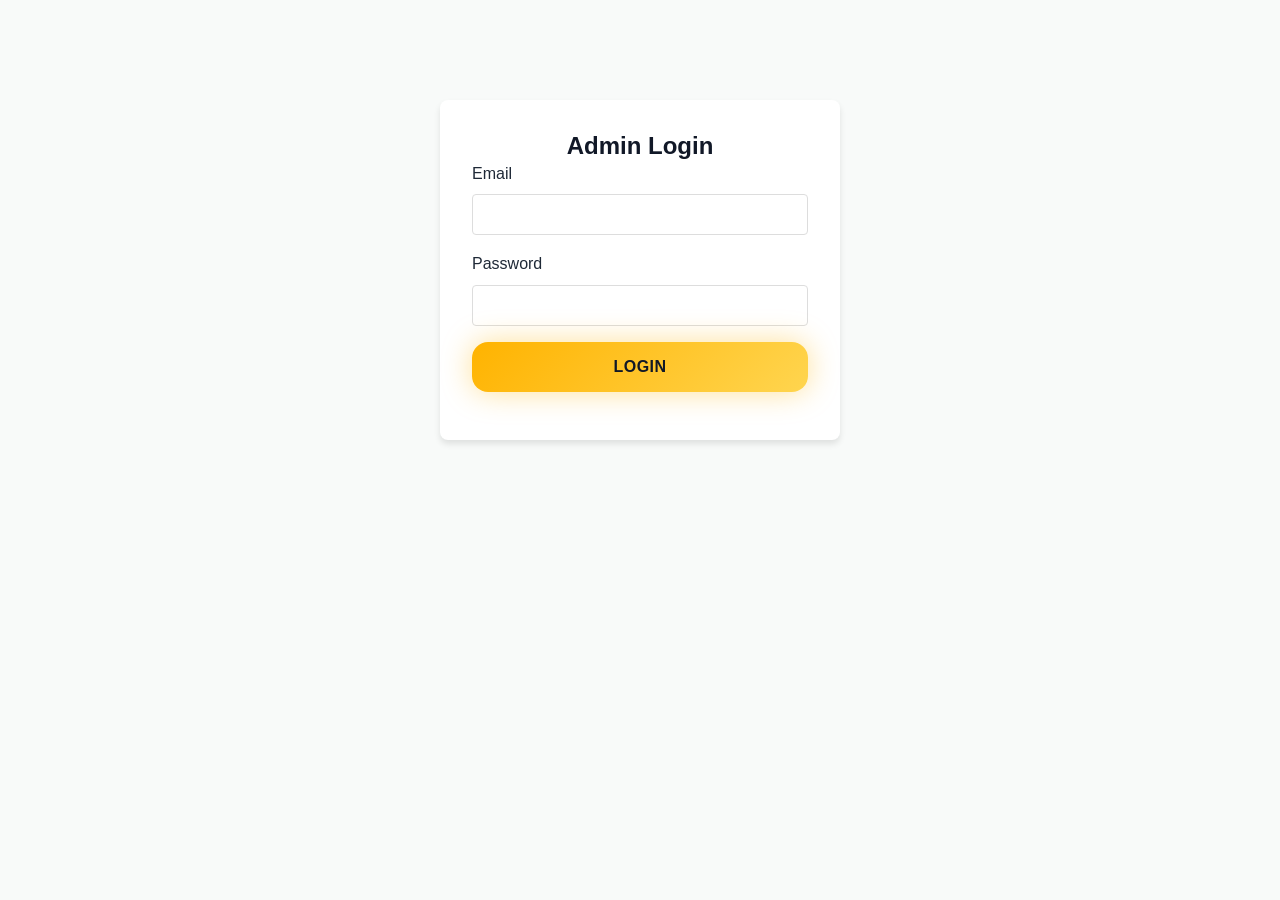
<file: login.html>
<!DOCTYPE html>
<html lang="en">

<head>
    <meta charset="UTF-8">
    <meta name="viewport" content="width=device-width, initial-scale=1.0">
    <title>Admin Login | Silo Fortune</title>
    <link rel="stylesheet" href="styles.css">
    <style>
        .login-container {
            max-width: 400px;
            margin: 100px auto;
            padding: 2rem;
            background: white;
            border-radius: 8px;
            box-shadow: 0 4px 6px rgba(0, 0, 0, 0.1);
            text-align: center;
        }

        .form-group {
            margin-bottom: 1rem;
            text-align: left;
        }

        .form-group label {
            display: block;
            margin-bottom: 0.5rem;
            font-weight: 500;
        }

        .form-group input {
            width: 100%;
            padding: 0.75rem;
            border: 1px solid #ddd;
            border-radius: 4px;
        }
    </style>
</head>

<body style="background: var(--color-light);">
    <div class="login-container">
        <h2>Admin Login</h2>
        <form id="loginForm">
            <div class="form-group">
                <label>Email</label>
                <input type="email" id="email" required>
            </div>
            <div class="form-group">
                <label>Password</label>
                <input type="password" id="password" required>
            </div>
            <button type="submit" class="btn btn-primary" style="width: 100%;">Login</button>
        </form>
        <p id="message" style="margin-top: 1rem; color: red;"></p>
    </div>

    <script>
        document.getElementById('loginForm').addEventListener('submit', async (e) => {
            e.preventDefault();
            const email = document.getElementById('email').value;
            const password = document.getElementById('password').value;
            const formData = new URLSearchParams();
            formData.append('username', email); // FastAPI OAuth2 expects 'username'
            formData.append('password', password);

            try {
                const response = await fetch('http://localhost:8000/auth/token', {
                    method: 'POST',
                    headers: { 'Content-Type': 'application/x-www-form-urlencoded' },
                    body: formData
                });

                if (response.ok) {
                    window.location.href = 'open-positions.html';
                } else {
                    document.getElementById('message').textContent = 'Invalid credentials';
                }
            } catch (err) {
                document.getElementById('message').textContent = 'Server error';
            }
        });
    </script>
</body>

</html>
</file>
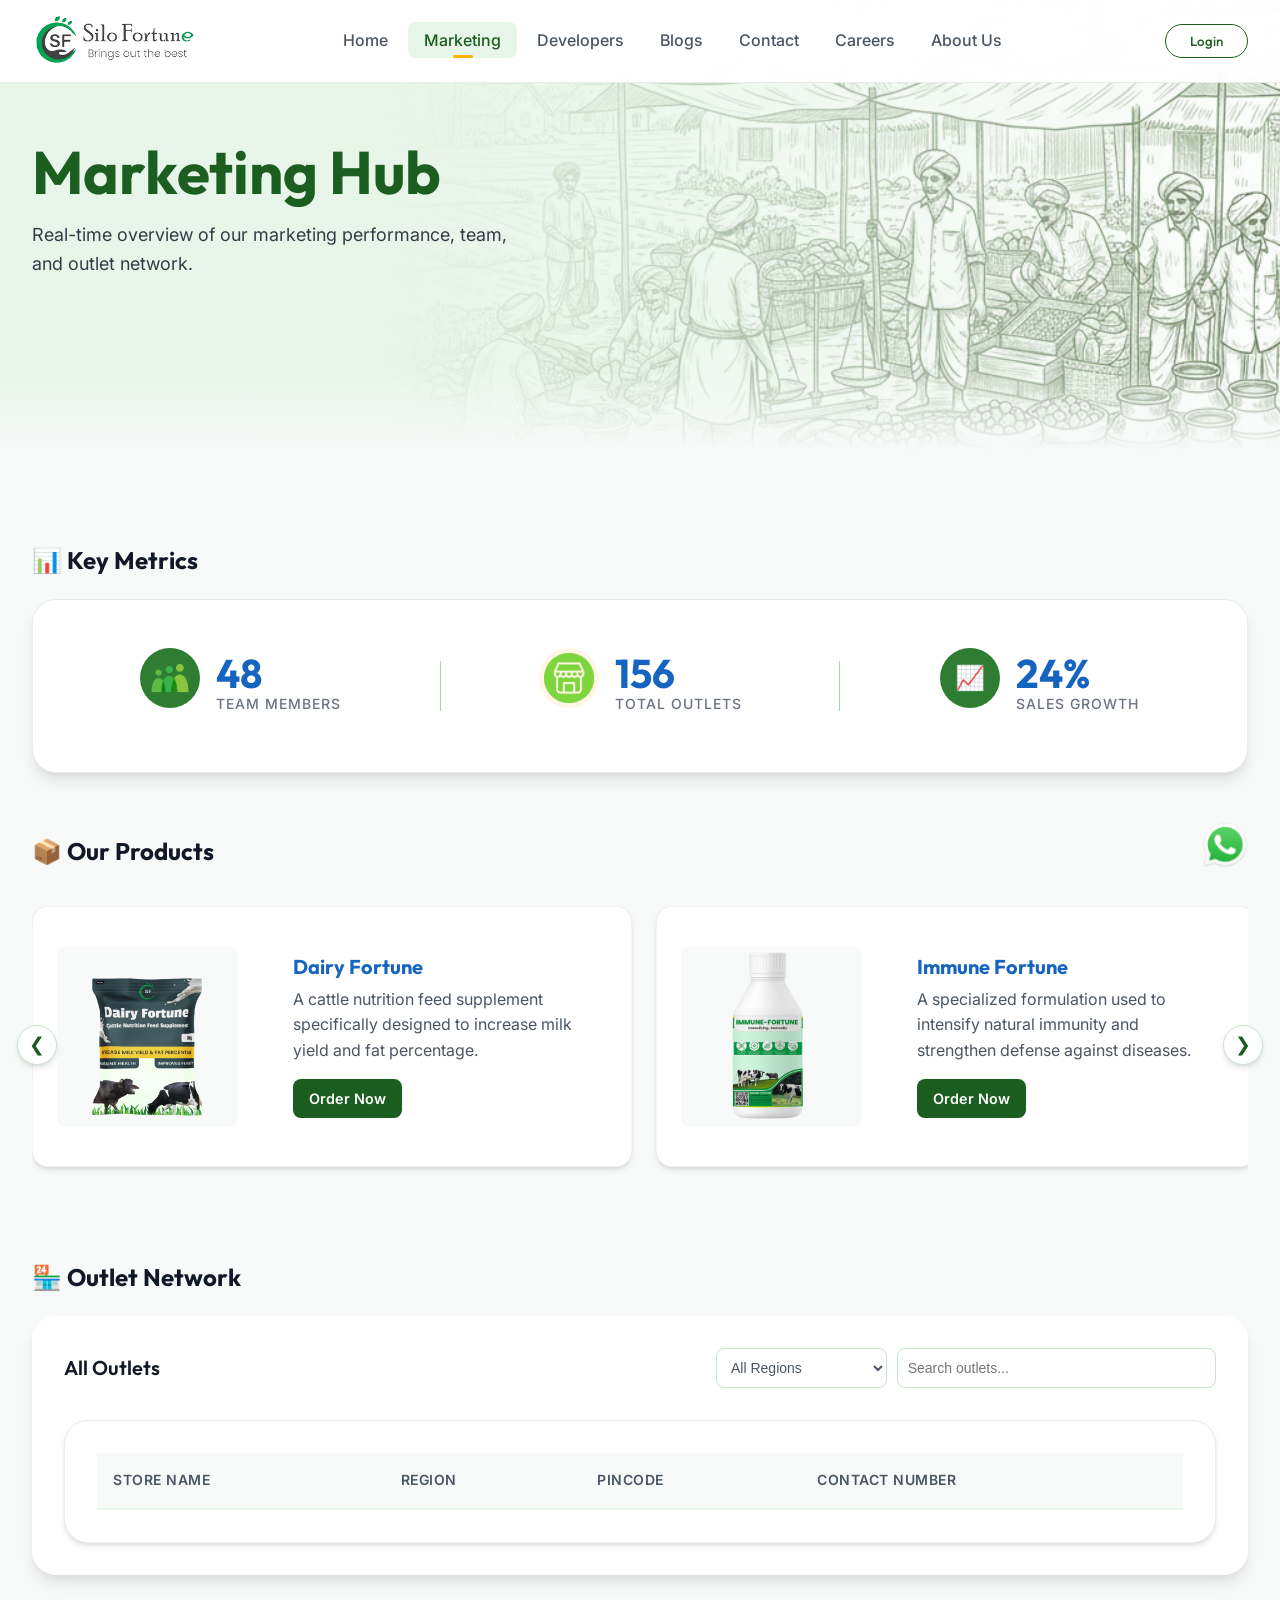
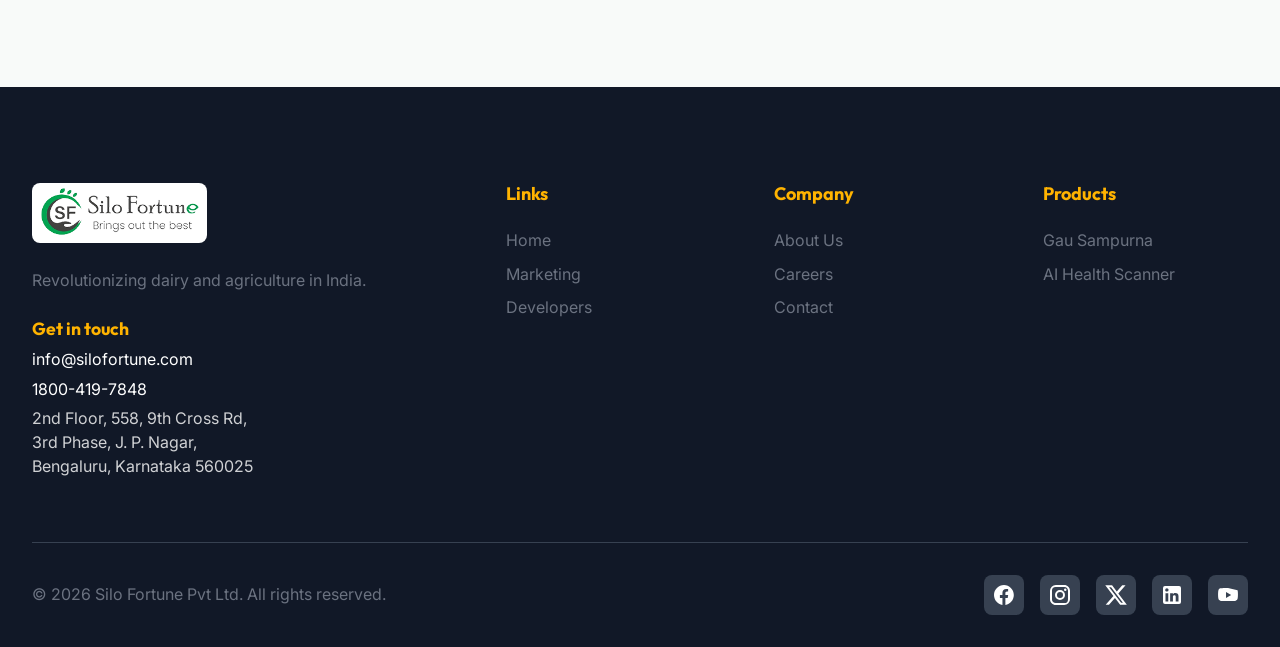
<file: marketing.html>
<!DOCTYPE html>
<html lang="en">

<head>
    <meta charset="UTF-8">
    <meta name="viewport" content="width=device-width, initial-scale=1.0">
    <title>Marketing Dashboard | Silo Fortune</title>
    <link rel="preconnect" href="https://fonts.googleapis.com">
    <link rel="preconnect" href="https://fonts.gstatic.com" crossorigin>
    <link
        href="https://fonts.googleapis.com/css2?family=Inter:wght@400;500;600;700&family=Outfit:wght@400;500;600;700;800&display=swap"
        rel="stylesheet">
    <link rel="stylesheet" href="styles.css">
</head>

<body>
    <nav class="navbar">
        <div class="nav-container">
            <a href="index.html" class="nav-logo">
                <img src="assets/silo_logo.png" alt="Silo Fortune Logo"
                    style="height: 50px; width: auto; object-fit: contain;">
            </a>
            <ul class="nav-menu" id="navMenu">
                <li><a href="index.html" class="nav-link">Home</a></li>
                <li><a href="marketing.html" class="nav-link active">Marketing</a></li>
                <li><a href="developers.html" class="nav-link">Developers</a></li>
                <li><a href="blogs.html" class="nav-link">Blogs</a></li>
                <li><a href="contact.html" class="nav-link">Contact</a></li>
                <li><a href="open-positions.html" class="nav-link">Careers</a></li>
                <li><a href="founders.html" class="nav-link">About Us</a></li>
            </ul>
            <div class="nav-toggle" id="navToggle"><span></span><span></span><span></span></div>
        </div>
    </nav>

    <header class="hero-marketing">
        <div class="hero-container">
            <!-- Text on the left column (default grid placement) -->
            <div class="hero-content">
                <h1 class="hero-title" style="margin-bottom: var(--spacing-md);">Marketing Hub</h1>
                <p class="hero-description">Real-time overview of our marketing performance, team, and outlet network.
                </p>
            </div>
        </div>
    </header>

    <div class="dashboard-container">
        <!-- Stats Grid -->
        <div class="dashboard-section">
            <h2 class="dashboard-title">📊 Key Metrics</h2>
            <div class="merged-stats-card">
                <div class="stat-group">
                    <div class="stat-icon"
                        style="background: var(--color-primary-light); color: var(--color-primary); padding: 5px; border-radius: 50%; width: 60px; height: 60px; display: flex; align-items: center; justify-content: center; overflow: hidden;">
                        <img src="assets/team_icon.png" alt="Team Icon"
                            style="width: 100%; height: 100%; object-fit: contain;">
                    </div>
                    <div>
                        <div class="stat-value"
                            style="font-size: 2.5rem; font-weight: 700; color: var(--color-secondary); line-height: 1;">
                            48</div>
                        <div class="stat-label" style="color: var(--color-gray-500); font-weight: 500;">Team Members
                        </div>
                    </div>
                </div>

                <div class="stat-divider"></div>

                <div class="stat-group">
                    <div class="stat-icon"
                        style="background: rgba(255, 179, 0, 0.1); color: var(--color-accent); padding: 5px; border-radius: 50%; width: 60px; height: 60px; display: flex; align-items: center; justify-content: center; overflow: hidden;">
                        <img src="assets/outlets_icon.png" alt="Outlets Icon"
                            style="width: 100%; height: 100%; object-fit: contain;">
                    </div>
                    <div>
                        <div class="stat-value"
                            style="font-size: 2.5rem; font-weight: 700; color: var(--color-secondary); line-height: 1;">
                            156</div>
                        <div class="stat-label" style="color: var(--color-gray-500); font-weight: 500;">Total Outlets
                        </div>
                    </div>
                </div>

                <div class="stat-divider"></div>

                <div class="stat-group">
                    <div class="stat-icon"
                        style="background: var(--color-primary-light); color: var(--color-primary); padding: 15px; border-radius: 50%; width: 60px; height: 60px; display: flex; align-items: center; justify-content: center; font-size: 1.5rem;">
                        📈</div>
                    <div>
                        <div class="stat-value"
                            style="font-size: 2.5rem; font-weight: 700; color: var(--color-secondary); line-height: 1;">
                            24%</div>
                        <div class="stat-label" style="color: var(--color-gray-500); font-weight: 500;">Sales Growth
                        </div>
                    </div>
                </div>
            </div>
        </div>

        <!-- Products Section -->
        <div class="dashboard-section">
            <h2 class="dashboard-title">📦 Our Products</h2>
            <div class="slider-container">
                <button class="slider-btn prev" aria-label="Previous slide">❮</button>
                <div class="products-slider" id="productsSlider">
                    <div class="product-card">
                        <div class="product-image-side">
                            <img src="assets/product_dairy_fortune.png" alt="Dairy Fortune Product">
                        </div>
                        <div class="product-content">
                            <h3 class="product-name">Dairy Fortune</h3>
                            <p class="product-description">A cattle nutrition feed supplement specifically designed to
                                increase milk yield and fat percentage.</p>
                            <a href="https://www.gausampurna.co/product-details/dairy-fortune-p-850c39a0-6961-4903-9784-1b55256209c6"
                                target="_blank" class="product-btn">Order Now</a>
                        </div>
                    </div>
                    <div class="product-card">
                        <div class="product-image-side">
                            <img src="assets/product_immune_fortune.png" alt="Immune Fortune Product">
                        </div>
                        <div class="product-content">
                            <h3 class="product-name">Immune Fortune</h3>
                            <p class="product-description">A specialized formulation used to intensify natural immunity
                                and
                                strengthen defense against diseases.</p>
                            <a href="https://www.gausampurna.co/product-details/immune-fortune-p-ccb1a223-0a0f-43ef-83c2-47ee326ccc0b"
                                target="_blank" class="product-btn">Order Now</a>
                        </div>
                    </div>
                    <div class="product-card">
                        <div class="product-image-side">
                            <img src="assets/product_gau_dip.png" alt="Gau Dip Product">
                        </div>
                        <div class="product-content">
                            <h3 class="product-name">Gau Dip</h3>
                            <p class="product-description">A teat dip solution used after milking to prevent udder
                                infections (mastitis) and maintain teat health.</p>
                            <a href="https://www.gausampurna.co/product-details/gau-dip-p-d55da134-9107-4c3d-81e3-bedc4d44b41c"
                                target=" _blank" class="product-btn">Order Now</a>
                        </div>
                    </div>
                    <div class="product-card">
                        <div class="product-image-side">
                            <img src="assets/product_trans_fortune.png" alt="Trans-Fortune Product">
                        </div>
                        <div class="product-content">
                            <h3 class="product-name">Trans-Fortune</h3>
                            <p class="product-description">A DCAD premix that supports easy calving and speeds up
                                post-delivery recovery.</p>
                            <a href="https://www.gausampurna.co/product-details/trans-fortune-p-9da300ee-4022-4975-80da-d5312213e0eb"
                                target=" _blank" class="product-btn">Order Now</a>
                        </div>
                    </div>
                </div>
                <button class="slider-btn next" aria-label="Next slide">❯</button>
            </div>
        </div>

        <!-- Outlets Table -->
        <div class="dashboard-section" id="outlets">
            <h2 class="dashboard-title">🏪 Outlet Network</h2>

            <div class="dashboard-card"
                style="padding: 2rem; background: white; border-radius: var(--radius-xl); box-shadow: var(--shadow-lg);">
                <div class="table-header"
                    style="display: flex; justify-content: space-between; align-items: center; margin-bottom: 2rem; flex-wrap: wrap; gap: 1rem;">
                    <h3 class="table-title" style="margin: 0;">All Outlets</h3>
                    <div class="table-filters" style="display: flex; gap: 10px; width: 100%; max-width: 500px;">
                        <select class="filter-select" id="regionFilter"
                            style="padding: 10px; border: 1px solid var(--color-gray-200); border-radius: var(--radius-md); flex: 1;">
                            <option value="">All Regions</option>
                            <!-- Regions will be loaded here -->
                        </select>
                        <input type="text" class="search-input" id="outletSearch" placeholder="Search outlets..."
                            style="flex: 2; padding: 10px; border: 1px solid var(--color-gray-200); border-radius: var(--radius-md);">
                    </div>
                </div>

                <div class="data-table-container" style="overflow-x: auto; max-height: 500px; overflow-y: auto;">
                    <table class="data-table" style="width: 100%; border-collapse: collapse;">
                        <thead>
                            <tr>
                                <th
                                    style="text-align: left; padding: 1rem; border-bottom: 2px solid var(--color-gray-100);">
                                    Store Name</th>
                                <th
                                    style="text-align: left; padding: 1rem; border-bottom: 2px solid var(--color-gray-100);">
                                    Region</th>
                                <th
                                    style="text-align: left; padding: 1rem; border-bottom: 2px solid var(--color-gray-100);">
                                    Pincode</th>
                                <th
                                    style="text-align: left; padding: 1rem; border-bottom: 2px solid var(--color-gray-100);">
                                    Contact Number</th>
                            </tr>
                        </thead>
                        <tbody id="outlets-preview-container">
                            <!-- Dynamic content will be loaded here -->
                        </tbody>
                    </table>
                </div>

            </div>
        </div>

    </div>
    </div>

    <footer class="footer">
        <div class="footer-container">
            <div class="footer-grid">
                <div class="footer-brand">
                    <div class="footer-logo">
                        <img src="assets/silo_logo.png" alt="Silo Fortune Logo"
                            style="height: 60px; width: auto; object-fit: contain; background: white; padding: 5px; border-radius: 8px;">
                    </div>
                    <p class="footer-tagline">Revolutionizing dairy and agriculture in India.</p>
                    <div class="footer-contact" style="margin-top: 1.5rem;">
                        <h5 style="color: var(--color-accent); margin-bottom: 0.5rem; font-size: 1.1rem;">Get in
                            touch
                        </h5>
                        <p style="margin-bottom: 0.25rem;"><a href="mailto:info@silofortune.com"
                                style="color: inherit; text-decoration: none;">info@silofortune.com</a></p>
                        <p style="margin-bottom: 0.25rem;"><a href="tel:18004197848"
                                style="color: inherit; text-decoration: none;">1800-419-7848</a></p>
                        <p style="opacity: 0.8; line-height: 1.5;">
                            <a href="https://www.google.com/maps/search/?api=1&query=Silo+Fortune+Pvt+Ltd+2nd+Floor+558+9th+Cross+Rd+3rd+Phase+J.P.Nagar+Bengaluru+Karnataka+560025"
                                target="_blank" style="color: inherit; text-decoration: none;">
                                2nd Floor, 558, 9th Cross Rd,<br>3rd Phase, J. P. Nagar,<br>Bengaluru, Karnataka
                                560025
                            </a>
                        </p>
                    </div>
                </div>
                <div class="footer-section">
                    <h4 class="footer-title">Links</h4>
                    <ul class="footer-links">
                        <li><a href="index.html">Home</a></li>
                        <li><a href="marketing.html">Marketing</a></li>
                        <li><a href="developers.html">Developers</a></li>
                    </ul>
                </div>
                <div class="footer-section">
                    <h4 class="footer-title">Company</h4>
                    <ul class="footer-links">
                        <li><a href="founders.html">About Us</a></li>
                        <li><a href="open-positions.html">Careers</a></li>
                        <li><a href="contact.html">Contact</a></li>
                    </ul>
                </div>
                <div class="footer-section">
                    <h4 class="footer-title">Products</h4>
                    <ul class="footer-links">
                        <li><a href="#">Gau Sampurna</a></li>
                        <li><a href="#">AI Health Scanner</a></li>
                    </ul>
                </div>
            </div>
            <div class="footer-bottom">
                <p class="footer-copyright">© 2026 Silo Fortune Pvt Ltd. All rights reserved.</p>
                <div class="footer-social">
                    <a href="https://www.facebook.com/gausampurna.kannada" target="_blank" class="social-link"
                        title="Facebook">
                        <svg style="width: 24px; height: 24px; fill: currentColor;" viewBox="0 0 24 24">
                            <path
                                d="M12 2.04C6.5 2.04 2 6.53 2 12.06C2 17.06 5.66 21.21 10.44 21.96V14.96H7.9V12.06H10.44V9.85C10.44 7.34 11.93 5.96 14.15 5.96C15.21 5.96 16.12 6.04 16.12 6.04V8.51H15.01C13.77 8.51 13.38 9.28 13.38 10.07V12.06H16.16L15.72 14.96H13.38V21.96C18.16 21.21 21.82 17.06 21.82 12.06C21.82 6.53 17.32 2.04 12 2.04Z" />
                        </svg>
                    </a>
                    <a href="https://www.instagram.com/gausampurnaenglish/" target="_blank" class="social-link"
                        title="Instagram">
                        <svg style="width: 24px; height: 24px; fill: currentColor;" viewBox="0 0 24 24">
                            <path
                                d="M7.8,2H16.2C19.4,2 22,4.6 22,7.8V16.2A5.8,5.8 0 0,1 16.2,22H7.8C4.6,22 2,19.4 2,16.2V7.8A5.8,5.8 0 0,1 7.8,2M7.6,4A3.6,3.6 0 0,0 4,7.6V16.4C4,18.39 5.61,20 7.6,20H16.4A3.6,3.6 0 0,0 20,16.4V7.6C20,5.61 18.39,4 16.4,4H7.6M17.25,5.5A1.25,1.25 0 0,1 18.5,6.75A1.25,1.25 0 0,1 17.25,8A1.25,1.25 0 0,1 16,6.75A1.25,1.25 0 0,1 17.25,5.5M12,7A5,5 0 0,1 17,12A5,5 0 0,1 12,17A5,5 0 0,1 7,12A5,5 0 0,1 12,7M12,9A3,3 0 0,0 9,12A3,3 0 0,0 12,15A3,3 0 0,0 15,12A3,3 0 0,0 12,9Z" />
                        </svg>
                    </a>
                    <a href="https://twitter.com/" target="_blank" class="social-link" title="X (Twitter)">
                        <svg style="width: 24px; height: 24px; fill: currentColor;" viewBox="0 0 24 24">
                            <path
                                d="M18.244 2.25h3.308l-7.227 8.26 8.502 11.24H16.17l-5.214-6.817L4.99 21.75H1.68l7.73-8.835L1.254 2.25H8.08l4.713 6.231zm-1.161 17.52h1.833L7.084 4.126H5.117z" />
                        </svg>
                    </a>
                    <a href="https://www.linkedin.com/company/silofortunepvtltd/" target="_blank" class="social-link"
                        title="LinkedIn">
                        <svg style="width: 24px; height: 24px; fill: currentColor;" viewBox="0 0 24 24">
                            <path
                                d="M19 3A2 2 0 0 1 21 5V19A2 2 0 0 1 19 21H5A2 2 0 0 1 3 19V5A2 2 0 0 1 5 3H19M18.5 18.5V13.2A3.26 3.26 0 0 0 15.24 9.94C14.39 9.94 13.4 10.46 12.92 11.24V10.13H10.13V18.5H12.92V13.57C12.92 12.8 13.54 12.17 14.31 12.17A1.4 1.4 0 0 1 15.71 13.57V18.5H18.5M6.88 8.56A1.68 1.68 0 0 0 8.56 6.88C8.56 5.95 7.81 5.19 6.88 5.19A1.69 1.69 0 0 0 5.19 6.88C5.19 7.81 5.95 8.56 6.88 8.56M8.27 18.5V10.13H5.5V18.5H8.27Z" />
                        </svg>
                    </a>
                    <a href="https://www.youtube.com/@gausampurnaenglish-z2b/videos" target="_blank" class="social-link"
                        title="YouTube">
                        <svg style="width: 24px; height: 24px; fill: currentColor;" viewBox="0 0 24 24">
                            <path
                                d="M10 15L15.19 12L10 9V15M21.56 7.17C21.69 7.64 21.78 8.27 21.84 9.07C21.91 9.87 21.94 10.66 21.94 11.5C21.94 12.33 21.91 13.13 21.84 13.93C21.78 14.73 21.69 15.36 21.56 15.83C21.31 16.73 20.61 17.44 19.71 17.69C18.14 18.12 12 18.12 12 18.12C12 18.12 5.86 18.12 4.29 17.69C3.39 17.44 2.69 16.73 2.44 15.83C2.31 15.36 2.22 14.73 2.16 13.93C2.09 13.13 2.06 12.33 2.06 11.5C2.06 10.66 2.09 9.87 2.16 9.07C2.22 8.27 2.31 7.64 2.44 7.17C2.69 6.27 3.39 5.56 4.29 5.31C5.86 4.88 12 4.88 12 4.88 18.14 4.88 19.71 5.31C20.61 5.56 21.31 6.27 21.56 7.17Z" />
                        </svg>
                    </a>
                </div>
            </div>
        </div>
    </footer>
    <script src="script.js"></script>

</body>

</html>
</file>
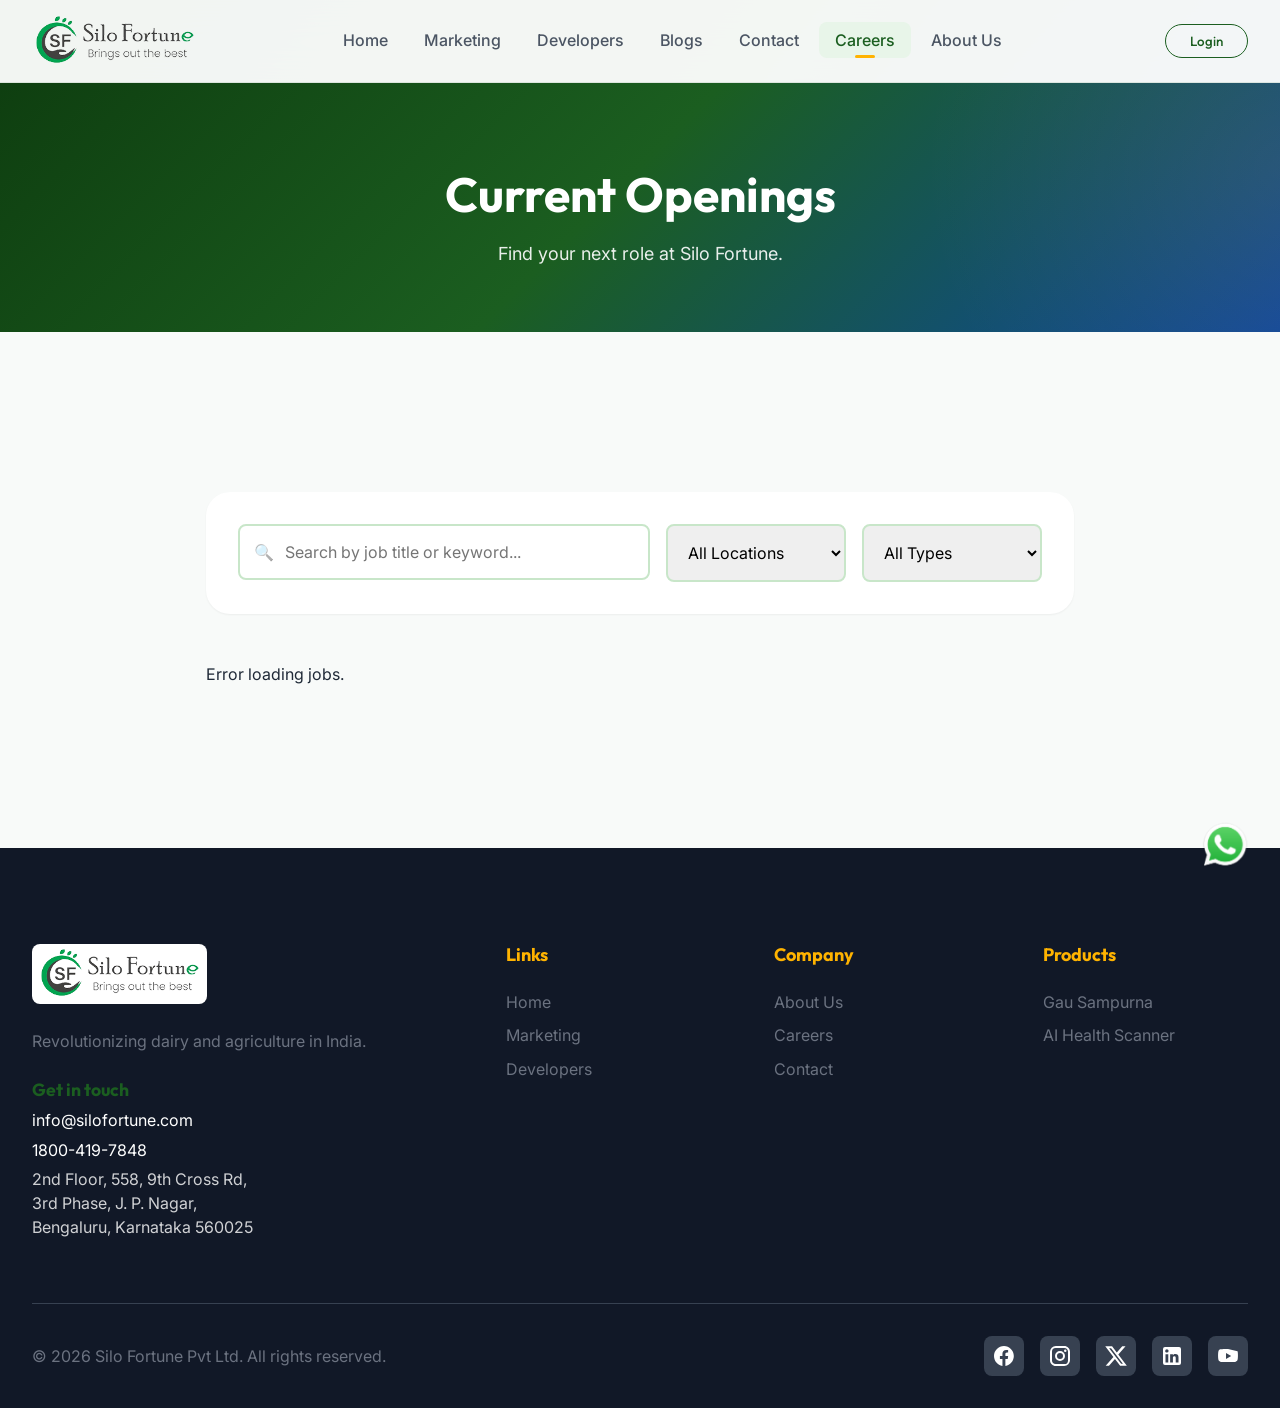
<file: open-positions.html>
<!DOCTYPE html>
<html lang="en">

<head>
    <meta charset="UTF-8">
    <meta name="viewport" content="width=device-width, initial-scale=1.0">
    <title>Open Positions | Silo Fortune</title>
    <link rel="preconnect" href="https://fonts.googleapis.com">
    <link rel="preconnect" href="https://fonts.gstatic.com" crossorigin>
    <link
        href="https://fonts.googleapis.com/css2?family=Inter:wght@400;500;600;700&family=Outfit:wght@400;500;600;700;800&display=swap"
        rel="stylesheet">
    <link rel="stylesheet" href="styles.css">
</head>

<body>
    <nav class="navbar">
        <div class="nav-container">
            <a href="index.html" class="nav-logo">
                <img src="assets/silo_logo.png" alt="Silo Fortune Logo"
                    style="height: 50px; width: auto; object-fit: contain;">
            </a>
            <ul class="nav-menu" id="navMenu">
                <li><a href="index.html" class="nav-link">Home</a></li>
                <li><a href="marketing.html" class="nav-link">Marketing</a></li>
                <li><a href="developers.html" class="nav-link">Developers</a></li>
                <li><a href="blogs.html" class="nav-link">Blogs</a></li>
                <li><a href="contact.html" class="nav-link">Contact</a></li>
                <li><a href="open-positions.html" class="nav-link active">Careers</a></li>
                <li><a href="founders.html" class="nav-link">About Us</a></li>
            </ul>
            <div class="nav-toggle" id="navToggle"><span></span><span></span><span></span></div>
        </div>
    </nav>

    <header class="page-header">
        <div class="page-header-content">
            <h1 class="page-title">Current Openings</h1>
            <p class="page-description">Find your next role at Silo Fortune.</p>

            <!-- Admin Dashboard (Hidden by default) -->
            <!-- Admin Dashboard (Hidden by default) -->
            <div class="admin-only"
                style="display: none; margin-top: 2rem; padding: 1rem 0; border-top: 1px solid rgba(255,255,255,0.2);">
                <div style="display: flex; gap: 1rem; justify-content: center; flex-wrap: wrap;">
                    <button class="btn btn-primary" onclick="openAddJobModal()">Post New Job</button>
                    <button class="btn btn-secondary" style="background: white; color: var(--color-primary);"
                        onclick="window.location.href='admin-applicants.html'">View Applicants</button>
                </div>
            </div>
        </div>
    </header>

    <section style="background: var(--color-light);">
        <div style="max-width: 900px; margin: 0 auto; padding: 4rem 1rem;">
            <!-- Careers Filters -->
            <div class="table-filters"
                style="display: flex; gap: 1rem; margin-bottom: 3rem; flex-wrap: wrap; justify-content: center; background: white; padding: 2rem; border-radius: var(--radius-xl); box-shadow: var(--shadow-sm);">
                <div style="flex: 1; min-width: 250px; position: relative;">
                    <span
                        style="position: absolute; left: 1rem; top: 50%; transform: translateY(-50%); opacity: 0.5;">🔍</span>
                    <input type="text" id="jobSearch" placeholder="Search by job title or keyword..." class="form-input"
                        style="padding-left: 2.8rem; margin-bottom: 0;">
                </div>
                <select id="locationFilter" class="form-input" style="width: auto; min-width: 180px; margin-bottom: 0;">
                    <option value="">All Locations</option>
                </select>
                <select id="typeFilter" class="form-input" style="width: auto; min-width: 180px; margin-bottom: 0;">
                    <option value="">All Types</option>
                </select>
            </div>

            <div id="jobs-container" class="jobs-grid">
                <!-- Jobs will be loaded here dynamically -->
                <p style="text-align: center; grid-column: 1/-1;">Loading open positions...</p>
            </div>
        </div>
    </section>

    <footer class="footer">
        <div class="footer-container">
            <div class="footer-grid">
                <div class="footer-brand">
                    <div class="footer-logo">
                        <img src="assets/silo_logo.png" alt="Silo Fortune Logo"
                            style="height: 60px; width: auto; object-fit: contain; background: white; padding: 5px; border-radius: 8px;">
                    </div>
                    <p class="footer-tagline">Revolutionizing dairy and agriculture in India.</p>
                    <div class="footer-contact" style="margin-top: 1.5rem;">
                        <h5 style="color: var(--color-primary); margin-bottom: 0.5rem; font-size: 1.1rem;">Get in touch
                        </h5>
                        <p style="margin-bottom: 0.25rem;"><a href="mailto:info@silofortune.com"
                                style="color: inherit; text-decoration: none;">info@silofortune.com</a></p>
                        <p style="margin-bottom: 0.25rem;"><a href="tel:18004197848"
                                style="color: inherit; text-decoration: none;">1800-419-7848</a></p>
                        <p style="opacity: 0.8; line-height: 1.5;">
                            <a href="https://www.google.com/maps/search/?api=1&query=Silo+Fortune+Pvt+Ltd+2nd+Floor+558+9th+Cross+Rd+3rd+Phase+J.P.Nagar+Bengaluru+Karnataka+560025"
                                target="_blank" style="color: inherit; text-decoration: none;">
                                2nd Floor, 558, 9th Cross Rd,<br>3rd Phase, J. P. Nagar,<br>Bengaluru, Karnataka 560025
                            </a>
                        </p>
                    </div>
                </div>
                <div class="footer-section">
                    <h4 class="footer-title">Links</h4>
                    <ul class="footer-links">
                        <li><a href="index.html">Home</a></li>
                        <li><a href="marketing.html">Marketing</a></li>
                        <li><a href="developers.html">Developers</a></li>
                    </ul>
                </div>
                <div class="footer-section">
                    <h4 class="footer-title">Company</h4>
                    <ul class="footer-links">
                        <li><a href="founders.html">About Us</a></li>
                        <li><a href="open-positions.html">Careers</a></li>
                        <li><a href="contact.html">Contact</a></li>
                    </ul>
                </div>
                <div class="footer-section">
                    <h4 class="footer-title">Products</h4>
                    <ul class="footer-links">
                        <li><a href="#">Gau Sampurna</a></li>
                        <li><a href="#">AI Health Scanner</a></li>
                    </ul>
                </div>
            </div>
            <div class="footer-bottom">
                <p class="footer-copyright">© 2026 Silo Fortune Pvt Ltd. All rights reserved.</p>
                <div class="footer-social">
                    <a href="https://www.facebook.com/gausampurna.kannada" target="_blank" class="social-link"
                        title="Facebook">
                        <svg style="width: 24px; height: 24px; fill: currentColor;" viewBox="0 0 24 24">
                            <path
                                d="M12 2.04C6.5 2.04 2 6.53 2 12.06C2 17.06 5.66 21.21 10.44 21.96V14.96H7.9V12.06H10.44V9.85C10.44 7.34 11.93 5.96 14.15 5.96C15.21 5.96 16.12 6.04 16.12 6.04V8.51H15.01C13.77 8.51 13.38 9.28 13.38 10.07V12.06H16.16L15.72 14.96H13.38V21.96C18.16 21.21 21.82 17.06 21.82 12.06C21.82 6.53 17.32 2.04 12 2.04Z" />
                        </svg>
                    </a>
                    <a href="https://www.instagram.com/gausampurnaenglish/" target="_blank" class="social-link"
                        title="Instagram">
                        <svg style="width: 24px; height: 24px; fill: currentColor;" viewBox="0 0 24 24">
                            <path
                                d="M7.8,2H16.2C19.4,2 22,4.6 22,7.8V16.2A5.8,5.8 0 0,1 16.2,22H7.8C4.6,22 2,19.4 2,16.2V7.8A5.8,5.8 0 0,1 7.8,2M7.6,4A3.6,3.6 0 0,0 4,7.6V16.4C4,18.39 5.61,20 7.6,20H16.4A3.6,3.6 0 0,0 20,16.4V7.6C20,5.61 18.39,4 16.4,4H7.6M17.25,5.5A1.25,1.25 0 0,1 18.5,6.75A1.25,1.25 0 0,1 17.25,8A1.25,1.25 0 0,1 16,6.75A1.25,1.25 0 0,1 17.25,5.5M12,7A5,5 0 0,1 17,12A5,5 0 0,1 12,17A5,5 0 0,1 7,12A5,5 0 0,1 12,7M12,9A3,3 0 0,0 9,12A3,3 0 0,0 12,15A3,3 0 0,0 15,12A3,3 0 0,0 12,9Z" />
                        </svg>
                    </a>
                    <a href="https://twitter.com/" target="_blank" class="social-link" title="X (Twitter)">
                        <svg style="width: 24px; height: 24px; fill: currentColor;" viewBox="0 0 24 24">
                            <path
                                d="M18.244 2.25h3.308l-7.227 8.26 8.502 11.24H16.17l-5.214-6.817L4.99 21.75H1.68l7.73-8.835L1.254 2.25H8.08l4.713 6.231zm-1.161 17.52h1.833L7.084 4.126H5.117z" />
                        </svg>
                    </a>
                    <a href="https://www.linkedin.com/company/silofortunepvtltd/" target="_blank" class="social-link"
                        title="LinkedIn">
                        <svg style="width: 24px; height: 24px; fill: currentColor;" viewBox="0 0 24 24">
                            <path
                                d="M19 3A2 2 0 0 1 21 5V19A2 2 0 0 1 19 21H5A2 2 0 0 1 3 19V5A2 2 0 0 1 5 3H19M18.5 18.5V13.2A3.26 3.26 0 0 0 15.24 9.94C14.39 9.94 13.4 10.46 12.92 11.24V10.13H10.13V18.5H12.92V13.57C12.92 12.8 13.54 12.17 14.31 12.17A1.4 1.4 0 0 1 15.71 13.57V18.5H18.5M6.88 8.56A1.68 1.68 0 0 0 8.56 6.88C8.56 5.95 7.81 5.19 6.88 5.19A1.69 1.69 0 0 0 5.19 6.88C5.19 7.81 5.95 8.56 6.88 8.56M8.27 18.5V10.13H5.5V18.5H8.27Z" />
                        </svg>
                    </a>
                    <a href="https://www.youtube.com/@gausampurnaenglish-z2b/videos" target="_blank" class="social-link"
                        title="YouTube">
                        <svg style="width: 24px; height: 24px; fill: currentColor;" viewBox="0 0 24 24">
                            <path
                                d="M10 15L15.19 12L10 9V15M21.56 7.17C21.69 7.64 21.78 8.27 21.84 9.07C21.91 9.87 21.94 10.66 21.94 11.5C21.94 12.33 21.91 13.13 21.84 13.93C21.78 14.73 21.69 15.36 21.56 15.83C21.31 16.73 20.61 17.44 19.71 17.69C18.14 18.12 12 18.12 12 18.12C12 18.12 5.86 18.12 4.29 17.69C3.39 17.44 2.69 16.73 2.44 15.83C2.31 15.36 2.22 14.73 2.16 13.93C2.09 13.13 2.06 12.33 2.06 11.5C2.06 10.66 2.09 9.87 2.16 9.07C2.22 8.27 2.31 7.64 2.44 7.17C2.69 6.27 3.39 5.56 4.29 5.31C5.86 4.88 12 4.88 12 4.88 18.14 4.88 19.71 5.31C20.61 5.56 21.31 6.27 21.56 7.17Z" />
                        </svg>
                    </a>
                </div>
            </div>
        </div>
    </footer>
    <script src="script.js"></script>
</body>

</html>
</file>
<file: styles.css>
/* =====================================================
   SILO FORTUNE PVT LTD - Design System
   ===================================================== */

/* CSS Custom Properties */
:root {
    /* Primary Colors */
    --color-primary: #1B5E20;
    /* Deep Green - Agriculture */
    --color-primary-light: #2E7D32;
    --color-primary-dark: #0D3B0E;

    /* Accent Colors */
    --color-accent: #FFB300;
    /* Gold - Prosperity */
    --color-accent-light: #FFD54F;
    --color-accent-dark: #FF8F00;

    /* Secondary Colors */
    --color-secondary: #1565C0;
    /* Deep Blue - Trust */
    --color-secondary-light: #1976D2;
    --color-secondary-dark: #0D47A1;

    /* Neutrals */
    --color-white: #FFFFFF;
    --color-light: #F8FAF9;
    --color-gray-100: #E8F5E9;
    --color-gray-200: #C8E6C9;
    --color-gray-300: #A5D6A7;
    --color-gray-400: #81C784;
    --color-gray-500: #6B7280;
    --color-gray-600: #4B5563;
    --color-gray-700: #374151;
    --color-dark: #1F2937;
    --color-black: #111827;

    /* Gradients */
    --gradient-primary: linear-gradient(135deg, var(--color-primary) 0%, var(--color-primary-light) 100%);
    --gradient-accent: linear-gradient(135deg, var(--color-accent) 0%, var(--color-accent-light) 100%);
    --gradient-hero: linear-gradient(135deg, var(--color-primary-dark) 0%, var(--color-primary) 50%, var(--color-secondary-dark) 100%);

    /* Typography */
    --font-primary: 'Outfit', sans-serif;
    --font-secondary: 'Inter', sans-serif;

    --font-size-xs: 0.75rem;
    --font-size-sm: 0.875rem;
    --font-size-base: 1rem;
    --font-size-lg: 1.125rem;
    --font-size-xl: 1.25rem;
    --font-size-2xl: 1.5rem;
    --font-size-3xl: 1.875rem;
    --font-size-4xl: 2.25rem;
    --font-size-5xl: 3rem;
    --font-size-6xl: 3.75rem;

    /* Spacing */
    --spacing-xs: 0.25rem;
    --spacing-sm: 0.5rem;
    --spacing-md: 1rem;
    --spacing-lg: 1.5rem;
    --spacing-xl: 2rem;
    --spacing-2xl: 3rem;
    --spacing-3xl: 4rem;
    --spacing-4xl: 6rem;

    /* Border Radius */
    --radius-sm: 0.25rem;
    --radius-md: 0.5rem;
    --radius-lg: 1rem;
    --radius-xl: 1.5rem;
    --radius-full: 9999px;

    /* Shadows */
    --shadow-sm: 0 1px 2px 0 rgba(0, 0, 0, 0.05);
    --shadow-md: 0 4px 6px -1px rgba(0, 0, 0, 0.1), 0 2px 4px -1px rgba(0, 0, 0, 0.06);
    --shadow-lg: 0 10px 15px -3px rgba(0, 0, 0, 0.1), 0 4px 6px -2px rgba(0, 0, 0, 0.05);
    --shadow-xl: 0 20px 25px -5px rgba(0, 0, 0, 0.1), 0 10px 10px -5px rgba(0, 0, 0, 0.04);
    --shadow-glow: 0 0 40px rgba(27, 94, 32, 0.3);
    --shadow-gold: 0 0 30px rgba(255, 179, 0, 0.4);

    /* Transitions */
    --transition-fast: 150ms ease;
    --transition-base: 300ms ease;
    --transition-slow: 500ms ease;
}

/* Reset & Base */
*,
*::before,
*::after {
    margin: 0;
    padding: 0;
    box-sizing: border-box;
}

html {
    scroll-behavior: smooth;
}

body {
    font-family: var(--font-secondary);
    font-size: var(--font-size-base);
    line-height: 1.6;
    color: var(--color-dark);
    background-color: var(--color-light);
    overflow-x: hidden;
    /* Prevent horizontal scroll */
    width: 100%;
    position: relative;
    -webkit-text-size-adjust: 100%;
    /* Prevent iOS text inflation */
}

html {
    overflow-x: hidden;
    width: 100%;
}

h1,
h2,
h3,
h4,
h5,
h6 {
    font-family: var(--font-primary);
    font-weight: 700;
    line-height: 1.2;
    color: var(--color-black);
}

a {
    text-decoration: none;
    color: inherit;
    transition: all var(--transition-fast);
}

a[href^="mailto:"]:hover,
a[href^="tel:"]:hover {
    text-decoration: underline;
    color: var(--color-primary);
}

img {
    max-width: 100%;
    height: auto;
}

ul {
    list-style: none;
}

/* =====================================================
   NAVIGATION
   ===================================================== */
.navbar {
    position: fixed;
    top: 0;
    left: 0;
    right: 0;
    z-index: 1000;
    padding: var(--spacing-md) var(--spacing-xl);
    background: rgba(255, 255, 255, 0.95);
    backdrop-filter: blur(20px);
    border-bottom: 1px solid rgba(27, 94, 32, 0.1);
    transition: all var(--transition-base);
}

.navbar.scrolled {
    padding: var(--spacing-sm) var(--spacing-xl);
    box-shadow: var(--shadow-md);
}

.nav-container {
    max-width: 1400px;
    margin: 0 auto;
    display: flex;
    justify-content: space-between;
    align-items: center;
}

.nav-logo {
    display: flex;
    align-items: center;
    gap: var(--spacing-sm);
}

.nav-logo-icon {
    width: 45px;
    height: 45px;
    background: var(--gradient-primary);
    border-radius: var(--radius-lg);
    display: flex;
    align-items: center;
    justify-content: center;
    font-size: var(--font-size-xl);
    box-shadow: var(--shadow-glow);
}

.nav-logo-text {
    font-family: var(--font-primary);
    font-size: var(--font-size-xl);
    font-weight: 700;
    color: var(--color-primary);
}

.nav-logo-text span {
    color: var(--color-accent);
}

.nav-menu {
    display: flex;
    gap: var(--spacing-xs);
}

.nav-link {
    padding: var(--spacing-sm) var(--spacing-md);
    border-radius: var(--radius-md);
    font-weight: 500;
    color: var(--color-gray-600);
    transition: all var(--transition-fast);
    position: relative;
}

.nav-link:hover {
    color: var(--color-primary);
    background: var(--color-gray-100);
}

.nav-link.active {
    color: var(--color-primary);
    background: var(--color-gray-100);
}

.nav-link.active::after {
    content: '';
    position: absolute;
    bottom: 0;
    left: 50%;
    transform: translateX(-50%);
    width: 20px;
    height: 3px;
    background: var(--color-accent);
    border-radius: var(--radius-full);
}

.nav-toggle {
    display: none;
    flex-direction: column;
    gap: 5px;
    cursor: pointer;
    padding: var(--spacing-sm);
}

.nav-toggle span {
    width: 25px;
    height: 3px;
    background: var(--color-primary);
    border-radius: var(--radius-full);
    transition: all var(--transition-fast);
}

/* =====================================================
   HERO SECTION
   ===================================================== */
.hero {
    min-height: 100vh;
    background: linear-gradient(90deg, rgba(232, 245, 233, 1) 30%, rgba(232, 245, 233, 0.1) 100%), url('assets/hero_banner.png');
    background-size: cover;
    background-position: center right;
    display: flex;
    align-items: center;
    padding: var(--spacing-4xl) var(--spacing-xl);
    position: relative;
    overflow: hidden;
}

.hero::before {
    content: '';
    position: absolute;
    top: -50%;
    right: -20%;
    width: 80%;
    height: 150%;
    background: radial-gradient(circle, rgba(255, 179, 0, 0.15) 0%, transparent 70%);
    animation: pulse 4s ease-in-out infinite;
}

.hero::after {
    content: '';
    position: absolute;
    bottom: 0;
    left: 0;
    right: 0;
    height: 150px;
    background: linear-gradient(to top, var(--color-light), transparent);
}

@keyframes pulse {

    0%,
    100% {
        transform: scale(1);
        opacity: 0.5;
    }

    50% {
        transform: scale(1.1);
        opacity: 0.8;
    }
}

.hero-container {
    max-width: 1400px;
    margin: 0 auto;
    display: grid;
    grid-template-columns: 1fr 1fr;
    gap: var(--spacing-3xl);
    align-items: center;
    position: relative;
    z-index: 1;
}

.hero-content {
    color: var(--color-text);
}

.hero-badge {
    display: inline-flex;
    align-items: center;
    gap: var(--spacing-sm);
    padding: var(--spacing-sm) var(--spacing-md);
    background: rgba(27, 94, 32, 0.1);
    border-radius: var(--radius-full);
    font-size: var(--font-size-sm);
    margin-bottom: var(--spacing-lg);
    backdrop-filter: blur(10px);
    border: 1px solid rgba(27, 94, 32, 0.2);
}

.hero-badge-dot {
    width: 8px;
    height: 8px;
    background: var(--color-accent);
    border-radius: 50%;
    animation: blink 1.5s ease-in-out infinite;
}

@keyframes blink {

    0%,
    100% {
        opacity: 1;
    }

    50% {
        opacity: 0.5;
    }
}

.hero-title {
    font-size: var(--font-size-6xl);
    color: var(--color-primary);
    margin-bottom: var(--spacing-lg);
    line-height: 1.1;
}

.hero-title .highlight {
    color: var(--color-accent);
    position: relative;
}

.hero-description {
    font-size: var(--font-size-lg);
    opacity: 0.9;
    margin-bottom: var(--spacing-xl);
    max-width: 500px;
}

.hero-buttons {
    display: flex;
    gap: var(--spacing-md);
    flex-wrap: wrap;
}

.hero-visual {
    position: relative;
    display: flex;
    justify-content: center;
    align-items: center;
}

.hero-image-wrapper {
    width: 450px;
    height: 450px;
    border-radius: 50%;
    background: rgba(255, 255, 255, 0.1);
    display: flex;
    align-items: center;
    justify-content: center;
    position: relative;
    backdrop-filter: blur(10px);
    border: 2px solid rgba(255, 255, 255, 0.2);
    animation: float 6s ease-in-out infinite;
}

@keyframes float {

    0%,
    100% {
        transform: translateY(0);
    }

    50% {
        transform: translateY(-20px);
    }
}

.hero-image-wrapper::before {
    content: '';
    position: absolute;
    inset: -20px;
    border: 2px dashed rgba(255, 179, 0, 0.5);
    border-radius: 50%;
    animation: rotate 20s linear infinite;
}

@keyframes rotate {
    from {
        transform: rotate(0deg);
    }

    to {
        transform: rotate(360deg);
    }
}

.hero-image-content {
    font-size: 180px;
    filter: drop-shadow(0 10px 30px rgba(0, 0, 0, 0.3));
}

/* =====================================================
   BUTTONS
   ===================================================== */
.btn {
    display: inline-flex;
    align-items: center;
    justify-content: center;
    gap: var(--spacing-sm);
    padding: var(--spacing-md) var(--spacing-xl);
    font-family: var(--font-primary);
    font-size: var(--font-size-base);
    font-weight: 600;
    border-radius: var(--radius-lg);
    border: none;
    cursor: pointer;
    transition: all var(--transition-base);
    text-transform: uppercase;
    letter-spacing: 0.5px;
}

.btn-primary {
    background: var(--gradient-accent);
    color: var(--color-black);
    box-shadow: var(--shadow-gold);
}

.btn-primary:hover {
    transform: translateY(-3px);
    box-shadow: 0 15px 30px rgba(255, 179, 0, 0.5);
}

.btn-secondary {
    background: rgba(255, 255, 255, 0.15);
    color: var(--color-white);
    border: 2px solid rgba(255, 255, 255, 0.3);
    backdrop-filter: blur(10px);
}

.btn-secondary:hover {
    background: rgba(255, 255, 255, 0.25);
    transform: translateY(-3px);
}

.btn-outline {
    background: transparent;
    color: var(--color-primary);
    border: 2px solid var(--color-primary);
}

.btn-outline:hover {
    background: var(--color-primary);
    color: var(--color-white);
}

/* =====================================================
   SECTIONS
   ===================================================== */
section {
    padding: var(--spacing-4xl) var(--spacing-xl);
}

.section-header {
    text-align: center;
    max-width: 700px;
    margin: 0 auto var(--spacing-3xl);
}

.section-badge {
    display: inline-block;
    padding: var(--spacing-xs) var(--spacing-md);
    background: var(--color-gray-100);
    color: var(--color-primary);
    border-radius: var(--radius-full);
    font-size: var(--font-size-sm);
    font-weight: 600;
    text-transform: uppercase;
    letter-spacing: 1px;
    margin-bottom: var(--spacing-md);
}

.section-title {
    font-size: var(--font-size-4xl);
    margin-bottom: var(--spacing-md);
}

.section-description {
    color: var(--color-gray-600);
    font-size: var(--font-size-lg);
}

/* =====================================================
   CARDS
   ===================================================== */
.card {
    background: var(--color-white);
    border-radius: var(--radius-xl);
    padding: var(--spacing-xl);
    box-shadow: var(--shadow-md);
    transition: all var(--transition-base);
    border: 1px solid rgba(27, 94, 32, 0.1);
}

.card:hover {
    transform: translateY(-5px);
    box-shadow: var(--shadow-xl);
}

.card-icon {
    width: 60px;
    height: 60px;
    background: var(--gradient-primary);
    border-radius: var(--radius-lg);
    display: flex;
    align-items: center;
    justify-content: center;
    font-size: var(--font-size-2xl);
    margin-bottom: var(--spacing-md);
}

.card-title {
    font-size: var(--font-size-xl);
    margin-bottom: var(--spacing-sm);
}

.card-text {
    color: var(--color-gray-600);
}

/* =====================================================
   DASHBOARD STATS
   ===================================================== */
.stats-grid {
    display: grid;
    grid-template-columns: repeat(auto-fit, minmax(250px, 1fr));
    gap: var(--spacing-lg);
    margin-bottom: var(--spacing-2xl);
}

.stat-card {
    background: var(--color-white);
    border-radius: var(--radius-xl);
    padding: var(--spacing-xl);
    box-shadow: var(--shadow-md);
    border: 1px solid rgba(27, 94, 32, 0.1);
    position: relative;
    overflow: hidden;
    transition: all var(--transition-base);
}

.stat-card:hover {
    transform: translateY(-5px);
    box-shadow: var(--shadow-xl);
}

.stat-card::before {
    content: '';
    position: absolute;
    top: 0;
    left: 0;
    width: 4px;
    height: 100%;
    background: var(--gradient-primary);
}

.stat-card.accent::before {
    background: var(--gradient-accent);
}

.stat-card.secondary::before {
    background: linear-gradient(180deg, var(--color-secondary), var(--color-secondary-light));
}

.stat-icon {
    width: 50px;
    height: 50px;
    border-radius: var(--radius-lg);
    display: flex;
    align-items: center;
    justify-content: center;
    font-size: var(--font-size-xl);
    margin-bottom: var(--spacing-md);
    background: var(--color-gray-100);
}

.stat-label {
    font-size: var(--font-size-sm);
    color: var(--color-gray-500);
    text-transform: uppercase;
    letter-spacing: 1px;
    margin-bottom: var(--spacing-xs);
}

.stat-value {
    font-family: var(--font-primary);
    font-size: var(--font-size-4xl);
    font-weight: 700;
    color: var(--color-primary);
}

.stat-card.accent .stat-value {
    color: var(--color-accent-dark);
}

.stat-card.secondary .stat-value {
    color: var(--color-secondary);
}

/* =====================================================
   DATA TABLE
   ===================================================== */
.data-table-container {
    background: var(--color-white);
    border-radius: var(--radius-xl);
    padding: var(--spacing-xl);
    box-shadow: var(--shadow-md);
    border: 1px solid rgba(27, 94, 32, 0.1);
}

.table-header {
    display: flex;
    justify-content: space-between;
    align-items: center;
    margin-bottom: var(--spacing-lg);
    flex-wrap: wrap;
    gap: var(--spacing-md);
}

.table-title {
    font-size: var(--font-size-xl);
    font-weight: 600;
}

.table-filters {
    display: flex;
    gap: var(--spacing-md);
    flex-wrap: wrap;
}

.filter-select {
    padding: var(--spacing-sm) var(--spacing-md);
    border: 1px solid var(--color-gray-200);
    border-radius: var(--radius-md);
    font-size: var(--font-size-sm);
    color: var(--color-gray-600);
    background: var(--color-white);
    cursor: pointer;
    transition: all var(--transition-fast);
}

.filter-select:focus {
    outline: none;
    border-color: var(--color-primary);
    box-shadow: 0 0 0 3px rgba(27, 94, 32, 0.1);
}

.search-input {
    padding: var(--spacing-sm) var(--spacing-md);
    border: 1px solid var(--color-gray-200);
    border-radius: var(--radius-md);
    font-size: var(--font-size-sm);
    min-width: 250px;
    transition: all var(--transition-fast);
}

.search-input:focus {
    outline: none;
    border-color: var(--color-primary);
    box-shadow: 0 0 0 3px rgba(27, 94, 32, 0.1);
}

.data-table {
    width: 100%;
    border-collapse: collapse;
}

.data-table th,
.data-table td {
    padding: var(--spacing-md);
    text-align: left;
    border-bottom: 1px solid var(--color-gray-100);
}

.data-table th {
    font-weight: 600;
    color: var(--color-gray-600);
    font-size: var(--font-size-sm);
    text-transform: uppercase;
    letter-spacing: 0.5px;
    background: var(--color-light);
}

.data-table tbody tr {
    transition: background var(--transition-fast);
}

.data-table tbody tr:hover {
    background: var(--color-gray-100);
}

.status-badge {
    display: inline-block;
    padding: var(--spacing-xs) var(--spacing-sm);
    border-radius: var(--radius-full);
    font-size: var(--font-size-xs);
    font-weight: 600;
    text-transform: uppercase;
}

.status-active {
    background: rgba(27, 94, 32, 0.1);
    color: var(--color-primary);
}

.status-pending {
    background: rgba(255, 179, 0, 0.2);
    color: var(--color-accent-dark);
}

.status-inactive {
    background: rgba(107, 114, 128, 0.1);
    color: var(--color-gray-600);
}

/* =====================================================
   FEATURES GRID
   ===================================================== */
.features-grid {
    display: grid;
    grid-template-columns: repeat(auto-fit, minmax(300px, 1fr));
    gap: var(--spacing-xl);
    max-width: 1400px;
    margin: 0 auto;
}

/* =====================================================
   PAGE HEADER (for inner pages)
   ===================================================== */
.page-header {
    background: var(--gradient-hero);
    padding: calc(var(--spacing-4xl) + 70px) var(--spacing-xl) var(--spacing-3xl);
    text-align: center;
    color: var(--color-white);
    position: relative;
    overflow: hidden;
}

.page-header::before {
    content: '';
    position: absolute;
    top: -50%;
    right: -30%;
    width: 60%;
    height: 200%;
    background: radial-gradient(circle, rgba(255, 179, 0, 0.1) 0%, transparent 70%);
}

.page-header-content {
    position: relative;
    z-index: 1;
    max-width: 800px;
    margin: 0 auto;
}

.page-title {
    font-size: var(--font-size-5xl);
    margin-bottom: var(--spacing-md);
    color: var(--color-white);
}

.page-description {
    font-size: var(--font-size-lg);
    opacity: 0.9;
}

/* =====================================================
   BLOG PAGE (Square Cards Redesign)
   ===================================================== */
.blog-grid {
    display: grid;
    grid-template-columns: repeat(auto-fill, minmax(320px, 1fr));
    gap: 2.5rem;
    padding: 2rem 0;
}

.blog-card {
    background: var(--color-white);
    border-radius: var(--radius-xl);
    box-shadow: 0 10px 30px rgba(0, 0, 0, 0.04);
    transition: all 0.4s cubic-bezier(0.165, 0.84, 0.44, 1);
    overflow: hidden;
    display: flex;
    flex-direction: column;
    height: 100%;
    border: 1px solid rgba(27, 94, 32, 0.05);
    position: relative;
    text-decoration: none;
}

.blog-card:hover {
    transform: translateY(-10px);
    box-shadow: 0 20px 40px rgba(27, 94, 32, 0.08);
    border-color: var(--color-primary-light);
}

.blog-card-image {
    height: 200px;
    background: var(--gradient-primary);
    display: flex;
    align-items: center;
    justify-content: center;
    font-size: 4rem;
    position: relative;
    overflow: hidden;
    color: var(--color-white);
}

.blog-card-image::after {
    content: '';
    position: absolute;
    inset: 0;
    background: linear-gradient(to bottom, transparent 60%, rgba(0, 0, 0, 0.1));
}

.blog-card-content {
    padding: 1.75rem;
    display: flex;
    flex-direction: column;
    flex: 1;
    background: linear-gradient(to bottom, var(--color-white), #fdfdfd);
}

.blog-card-meta {
    display: flex;
    gap: 1rem;
    margin-bottom: 1rem;
    align-items: center;
}

.blog-card-meta span {
    font-size: 0.75rem;
    font-weight: 700;
    text-transform: uppercase;
    letter-spacing: 1px;
}

.blog-card-meta span:first-child {
    color: var(--color-gray-500);
}

.blog-card-meta span:last-child {
    background: var(--color-primary-light);
    color: var(--color-white);
    padding: 4px 12px;
    border-radius: var(--radius-full);
    font-size: 0.7rem;
}

.blog-card-title {
    font-family: var(--font-primary);
    font-size: 1.4rem;
    font-weight: 800;
    line-height: 1.3;
    margin-bottom: 1rem;
    color: var(--color-primary-dark);
    transition: color 0.3s ease;
}

.blog-card:hover .blog-card-title {
    color: var(--color-primary);
}

.blog-card-excerpt {
    color: var(--color-gray-600);
    font-size: 0.95rem;
    line-height: 1.6;
    margin-bottom: 2rem;
    display: -webkit-box;
    -webkit-line-clamp: 3;
    -webkit-box-orient: vertical;
    line-clamp: 3;
    overflow: hidden;
    flex: 1;
}

.blog-card-author {
    display: flex;
    align-items: center;
    gap: 0.75rem;
    padding-top: 1rem;
    border-top: 1px solid var(--color-gray-100);
}

.author-avatar {
    width: 36px;
    height: 36px;
    border-radius: 50%;
    background: var(--gradient-accent);
    color: var(--color-black);
    display: flex;
    align-items: center;
    justify-content: center;
    font-weight: 700;
    font-size: 0.8rem;
    border: 2px solid var(--color-white);
    box-shadow: 0 4px 10px rgba(0, 0, 0, 0.1);
}

.author-name {
    font-weight: 700;
    font-size: 0.9rem;
    color: var(--color-primary-dark);
}

/* =====================================================
   TEAM/FOUNDER CARDS
   ===================================================== */
.team-grid {
    display: grid;
    grid-template-columns: repeat(auto-fit, minmax(280px, 1fr));
    gap: var(--spacing-xl);
    max-width: 1200px;
    margin: 0 auto;
}

.team-card {
    background: var(--color-white);
    border-radius: var(--radius-xl);
    padding: var(--spacing-2xl);
    text-align: center;
    box-shadow: var(--shadow-md);
    transition: all var(--transition-base);
    border: 1px solid rgba(27, 94, 32, 0.1);
    position: relative;
    overflow: hidden;
}

.team-card::before {
    content: '';
    position: absolute;
    top: 0;
    left: 0;
    right: 0;
    height: 5px;
    background: var(--gradient-accent);
}

.team-card:hover {
    transform: translateY(-10px);
    box-shadow: var(--shadow-xl);
}

.team-avatar {
    width: 120px;
    height: 120px;
    border-radius: 50%;
    background: var(--gradient-primary);
    margin: 0 auto var(--spacing-lg);
    display: flex;
    align-items: center;
    justify-content: center;
    font-size: 48px;
    box-shadow: var(--shadow-glow);
    border: 4px solid var(--color-white);
}

.team-name {
    font-size: var(--font-size-xl);
    margin-bottom: var(--spacing-xs);
}

.team-role {
    color: var(--color-accent-dark);
    font-weight: 600;
    margin-bottom: var(--spacing-md);
}

.team-bio {
    color: var(--color-gray-600);
    font-size: var(--font-size-sm);
}

/* =====================================================
   CONTACT FORM
   ===================================================== */
.contact-section {
    display: grid;
    grid-template-columns: 1fr 1fr;
    gap: var(--spacing-3xl);
    max-width: 1200px;
    margin: 0 auto;
}

.contact-info {
    padding-right: var(--spacing-2xl);
}

.contact-title {
    font-size: var(--font-size-3xl);
    margin-bottom: var(--spacing-lg);
}

.contact-text {
    color: var(--color-gray-600);
    margin-bottom: var(--spacing-2xl);
}

.contact-details {
    display: flex;
    flex-direction: column;
    gap: var(--spacing-lg);
}

.contact-item {
    display: flex;
    align-items: flex-start;
    gap: var(--spacing-md);
}

.contact-item-icon {
    width: 50px;
    height: 50px;
    background: var(--color-gray-100);
    border-radius: var(--radius-lg);
    display: flex;
    align-items: center;
    justify-content: center;
    font-size: var(--font-size-xl);
    flex-shrink: 0;
}

.contact-item-content h4 {
    font-size: var(--font-size-base);
    margin-bottom: var(--spacing-xs);
}

.contact-item-content p {
    color: var(--color-gray-600);
}

.contact-form-container {
    background: var(--color-white);
    border-radius: var(--radius-xl);
    padding: var(--spacing-2xl);
    box-shadow: var(--shadow-lg);
    border: 1px solid rgba(27, 94, 32, 0.1);
}

.form-group {
    margin-bottom: var(--spacing-lg);
}

.form-label {
    display: block;
    font-weight: 600;
    margin-bottom: var(--spacing-sm);
    color: var(--color-gray-700);
}

.form-input,
.form-textarea {
    width: 100%;
    padding: var(--spacing-md);
    border: 2px solid var(--color-gray-200);
    border-radius: var(--radius-md);
    font-size: var(--font-size-base);
    transition: all var(--transition-fast);
    font-family: var(--font-secondary);
}

.form-input:focus,
.form-textarea:focus {
    outline: none;
    border-color: var(--color-primary);
    box-shadow: 0 0 0 3px rgba(27, 94, 32, 0.1);
}

.form-textarea {
    resize: vertical;
    min-height: 150px;
}

.form-submit {
    width: 100%;
}

/* =====================================================
   JOB CARDS
   ===================================================== */
.jobs-grid {
    display: flex;
    flex-direction: column;
    gap: var(--spacing-lg);
    max-width: 900px;
    margin: 0 auto;
}

.job-card {
    background: var(--color-white);
    border-radius: var(--radius-xl);
    padding: var(--spacing-xl);
    display: flex;
    justify-content: space-between;
    align-items: center;
    gap: var(--spacing-lg);
    box-shadow: var(--shadow-md);
    transition: all var(--transition-base);
    border: 1px solid rgba(27, 94, 32, 0.1);
}

.job-card:hover {
    transform: translateX(10px);
    box-shadow: var(--shadow-xl);
    border-color: var(--color-primary);
}

.job-info {
    flex: 1;
}

.job-title {
    font-size: var(--font-size-xl);
    margin-bottom: var(--spacing-sm);
}

.job-meta {
    display: flex;
    gap: var(--spacing-lg);
    color: var(--color-gray-500);
    font-size: var(--font-size-sm);
}

.job-meta span {
    display: flex;
    align-items: center;
    gap: var(--spacing-xs);
}

/* =====================================================
   PRODUCTS GRID
   ===================================================== */
.products-grid {
    display: grid;
    grid-template-columns: repeat(auto-fit, minmax(280px, 1fr));
    gap: var(--spacing-xl);
}

.product-card {
    background: var(--color-white);
    border-radius: var(--radius-xl);
    overflow: hidden;
    box-shadow: var(--shadow-md);
    transition: all var(--transition-base);
    border: 1px solid rgba(27, 94, 32, 0.1);
}

.product-card:hover {
    transform: scale(1.02);
    box-shadow: var(--shadow-xl);
}

.product-image {
    height: 180px;
    background: var(--gradient-primary);
    display: flex;
    align-items: center;
    justify-content: center;
    font-size: 60px;
}

.product-content {
    padding: var(--spacing-lg);
}

.product-name {
    font-size: var(--font-size-lg);
    margin-bottom: var(--spacing-sm);
}

.product-description {
    color: var(--color-gray-600);
    font-size: var(--font-size-sm);
}

/* =====================================================
   FOOTER
   ===================================================== */
.footer {
    background: var(--color-black);
    color: var(--color-white);
    padding: var(--spacing-4xl) var(--spacing-xl) var(--spacing-xl);
    width: 100%;
    position: relative;
    z-index: 10;
}

.footer-container {
    max-width: 1400px;
    margin: 0 auto;
}

.footer-grid {
    display: grid;
    grid-template-columns: 2fr repeat(3, 1fr);
    gap: var(--spacing-3xl);
    margin-bottom: var(--spacing-3xl);
}

.footer-brand {
    max-width: 350px;
}

.footer-logo {
    display: flex;
    align-items: center;
    gap: var(--spacing-sm);
    margin-bottom: var(--spacing-lg);
}

.footer-logo-icon {
    width: 50px;
    height: 50px;
    background: var(--gradient-accent);
    border-radius: var(--radius-lg);
    display: flex;
    align-items: center;
    justify-content: center;
    font-size: var(--font-size-xl);
}

.footer-logo-text {
    font-family: var(--font-primary);
    font-size: var(--font-size-xl);
    font-weight: 700;
}

.footer-tagline {
    color: var(--color-gray-500);
    line-height: 1.7;
}

.footer-title {
    font-size: var(--font-size-lg);
    margin-bottom: var(--spacing-lg);
    color: var(--color-accent);
}

.footer-links {
    display: flex;
    flex-direction: column;
    gap: var(--spacing-sm);
}

.footer-links a {
    color: var(--color-gray-500);
    transition: color var(--transition-fast);
}

.footer-links a:hover {
    color: var(--color-accent);
}

.footer-bottom {
    border-top: 1px solid var(--color-gray-700);
    padding-top: var(--spacing-xl);
    display: flex;
    justify-content: space-between;
    align-items: center;
    flex-wrap: wrap;
    gap: var(--spacing-md);
}

.footer-copyright {
    color: var(--color-gray-500);
}

.footer-social {
    display: flex;
    gap: var(--spacing-md);
}

.social-link {
    width: 40px;
    height: 40px;
    background: var(--color-gray-700);
    border-radius: var(--radius-md);
    display: flex;
    align-items: center;
    justify-content: center;
    transition: all var(--transition-fast);
}

.social-link:hover {
    background: var(--color-accent);
    transform: translateY(-3px);
}

/* =====================================================
   DASHBOARD SPECIFIC
   ===================================================== */
.dashboard-container {
    max-width: 1400px;
    margin: 0 auto;
    padding: var(--spacing-2xl) var(--spacing-xl);
}

.dashboard-section {
    margin-bottom: var(--spacing-3xl);
}

.dashboard-title {
    font-size: var(--font-size-2xl);
    margin-bottom: var(--spacing-lg);
    display: flex;
    align-items: center;
    gap: var(--spacing-sm);
}

/* =====================================================
   CTA SECTION
   ===================================================== */
.cta-section {
    background: var(--gradient-hero);
    padding: var(--spacing-4xl) var(--spacing-xl);
    text-align: center;
    color: var(--color-white);
    position: relative;
    overflow: hidden;
}

.cta-section::before {
    content: '';
    position: absolute;
    top: 0;
    left: -50%;
    width: 200%;
    height: 100%;
    background: radial-gradient(ellipse at top, rgba(255, 179, 0, 0.2), transparent 70%);
}

.cta-content {
    position: relative;
    z-index: 1;
    max-width: 700px;
    margin: 0 auto;
}

.cta-title {
    font-size: var(--font-size-4xl);
    margin-bottom: var(--spacing-md);
    color: var(--color-white);
}

.cta-text {
    font-size: var(--font-size-lg);
    opacity: 0.9;
    margin-bottom: var(--spacing-xl);
}

/* =====================================================
   RESPONSIVE DESIGN
   ===================================================== */
@media (max-width: 1024px) {
    .hero-container {
        grid-template-columns: 1fr;
        text-align: center;
    }

    .hero-content {
        order: 2;
    }

    .hero-visual {
        order: 1;
    }

    .hero-description {
        margin: 0 auto var(--spacing-xl);
    }

    .hero-buttons {
        justify-content: center;
    }

    .hero-image-wrapper {
        width: 300px;
        height: 300px;
    }

    .hero-image-content {
        font-size: 120px;
    }

    .contact-section {
        grid-template-columns: 1fr;
    }

    .contact-info {
        padding-right: 0;
    }

    .footer-grid {
        grid-template-columns: repeat(2, 1fr);
    }
}

@media (max-width: 768px) {
    :root {
        --font-size-6xl: 2.5rem;
        --font-size-5xl: 2rem;
        --font-size-4xl: 1.75rem;
    }

    .nav-menu {
        position: fixed;
        top: 70px;
        left: 0;
        right: 0;
        background: var(--color-white);
        flex-direction: column;
        padding: var(--spacing-lg);
        box-shadow: var(--shadow-lg);
        transform: translateY(-150%);
        opacity: 0;
        transition: all var(--transition-base);
    }

    .nav-menu.active {
        transform: translateY(0);
        opacity: 1;
    }

    .nav-toggle {
        display: flex;
    }

    .hero {
        padding: var(--spacing-3xl) var(--spacing-md);
    }

    .page-header {
        padding: calc(var(--spacing-3xl) + 70px) var(--spacing-md) var(--spacing-2xl);
    }

    section {
        padding: var(--spacing-2xl) var(--spacing-md);
    }

    .stats-grid {
        grid-template-columns: 1fr;
    }

    .job-card {
        flex-direction: column;
        align-items: flex-start;
    }

    .job-meta {
        flex-wrap: wrap;
    }

    .footer-grid {
        grid-template-columns: 1fr;
    }

    .footer-bottom {
        flex-direction: column;
        text-align: center;
    }

    .table-filters {
        width: 100%;
    }

    .filter-select,
    .search-input {
        width: 100%;
    }
}

@media (max-width: 480px) {
    .hero-image-wrapper {
        width: 250px;
        height: 250px;
    }

    .hero-image-content {
        font-size: 80px;
    }

    .hero-buttons {
        flex-direction: column;
    }

    .btn {
        width: 100%;
    }

    .blog-grid {
        grid-template-columns: 1fr;
    }
}

/* =====================================================
   WHATSAPP FLOAT
   ===================================================== */
.whatsapp-float {
    position: fixed;
    bottom: 40px;
    right: 40px;
    z-index: 100;
    transition: transform 0.3s ease;
}

.whatsapp-float:hover {
    transform: scale(1.1);
}

.whatsapp-icon {
    width: 60px;
    height: 60px;
    /* fill: white; */
    object-fit: cover;
    border-radius: 50%;
}

@keyframes pulse-wa {
    0% {
        box-shadow: 0 0 0 0 rgba(37, 211, 102, 0.7);
    }

    70% {
        box-shadow: 0 0 0 15px rgba(37, 211, 102, 0);
    }

    100% {
        box-shadow: 0 0 0 0 rgba(37, 211, 102, 0);
    }
}

/* =====================================================
   MARKETING PAGE SPECIFIC
   ===================================================== */
/* Match .hero exactly but with marketing image */
.hero-marketing {
    min-height: 50vh;
    background: linear-gradient(90deg, rgba(232, 245, 233, 1) 30%, rgba(232, 245, 233, 0.1) 100%), url('assets/marketing_bg_final.jpg');
    background-size: cover;
    background-position: center;
    display: flex;
    align-items: center;
    padding: var(--spacing-4xl) var(--spacing-xl);
    position: relative;
    overflow: hidden;
    margin-bottom: var(--spacing-2xl);
}

.hero-marketing .hero-container {
    max-width: 1400px;
    margin: 0 auto;
    display: grid;
    grid-template-columns: 1fr 1fr;
    gap: var(--spacing-3xl);
    align-items: center;
    position: relative;
    z-index: 1;
    width: 100%;
}

.hero-marketing .hero-content {
    color: var(--color-text);
    padding: 0;
    margin: 0;
    max-width: none;
    background: none;
    backdrop-filter: none;
    border-radius: 0;
    box-shadow: none;
    border: none;
}

.hero-marketing::after {
    content: '';
    position: absolute;
    bottom: 0;
    left: 0;
    right: 0;
    height: 80px;
    background: linear-gradient(to top, var(--color-light), transparent);
}

/* =====================================================
   DEVELOPERS PAGE SPECIFIC
   ===================================================== */
.hero-developers {
    min-height: 50vh;
    background: linear-gradient(90deg, rgba(232, 245, 233, 0.8) 20%, rgba(232, 245, 233, 0) 100%), url('assets/developers_bg.jpg');
    background-size: cover;
    background-position: center;
    display: flex;
    align-items: center;
    padding: var(--spacing-4xl) var(--spacing-xl);
    position: relative;
    overflow: hidden;
    margin-bottom: var(--spacing-2xl);
}

.hero-developers .hero-container {
    max-width: 1400px;
    margin: 0 auto;
    display: grid;
    grid-template-columns: 1fr 1fr;
    gap: var(--spacing-3xl);
    align-items: center;
    position: relative;
    z-index: 1;
    width: 100%;
}

.hero-developers .hero-content {
    color: var(--color-text);
    padding: 0;
    margin: 0;
    max-width: none;
    background: none;
    backdrop-filter: none;
    border-radius: 0;
    box-shadow: none;
    border: none;
}

.hero-developers::after {
    content: '';
    position: absolute;
    bottom: 0;
    left: 0;
    right: 0;
    height: 80px;
    background: linear-gradient(to top, var(--color-light), transparent);
}

.merged-stats-card {
    background: var(--color-white);
    border-radius: var(--radius-xl);
    padding: var(--spacing-xl);
    box-shadow: var(--shadow-lg);
    display: flex;
    flex-direction: row;
    /* Force single row */
    justify-content: space-around;
    align-items: center;
    border: 1px solid rgba(27, 94, 32, 0.1);
    margin-bottom: var(--spacing-2xl);
    gap: var(--spacing-lg);
    width: 100%;
}

/* Interactive Stat Groups */
.stat-group {
    display: flex;
    align-items: center;
    gap: var(--spacing-md);
    text-align: left;
    flex: 1;
    justify-content: center;
    padding: var(--spacing-md);
    border-radius: var(--radius-lg);
    transition: all 0.3s ease;
    cursor: pointer;
}

.stat-group:hover {
    transform: translateY(-5px);
    background-color: rgba(27, 94, 32, 0.03);
    box-shadow: 0 10px 20px rgba(0, 0, 0, 0.05);
}

.stat-group:hover .stat-icon {
    transform: scale(1.1) rotate(5deg);
    transition: transform 0.3s ease;
}

.stat-divider {
    width: 1px;
    height: 60px;
    background: var(--color-gray-300);
}

@media (max-width: 900px) {
    .merged-stats-card {
        flex-wrap: wrap;
    }

    .stat-divider {
        display: none;
    }

    .stat-group {
        min-width: 200px;
        justify-content: flex-start;
        margin-bottom: 10px;
    }
}

.hero-marketing::after {
    content: '';
    position: absolute;
    bottom: 0;
    left: 0;
    right: 0;
    height: 80px;
    background: linear-gradient(to top, var(--color-light), transparent);
}

.merged-stats-card {
    background: var(--color-white);
    border-radius: var(--radius-xl);
    padding: var(--spacing-xl);
    box-shadow: var(--shadow-lg);
    display: flex;
    flex-direction: row;
    /* Force row */
    justify-content: space-around;
    align-items: center;
    border: 1px solid rgba(27, 94, 32, 0.1);
    margin-bottom: var(--spacing-2xl);
    gap: var(--spacing-lg);
    width: 100%;
}

.stat-group {
    display: flex;
    align-items: center;
    gap: var(--spacing-md);
    text-align: left;
    flex: 1;
    /* Distribute space evenly */
    justify-content: center;
}

.stat-divider {
    width: 1px;
    height: 50px;
    background: var(--color-gray-300);
}

@media (max-width: 900px) {
    .merged-stats-card {
        flex-wrap: wrap;
        /* Allow wrapping on tablets if tightly squeezed, but usually single row on desktop */
    }

    .stat-divider {
        display: none;
        /* Hide dividers on mobile wrap */
    }

    .stat-group {
        min-width: 200px;
        justify-content: flex-start;
        margin-bottom: 10px;
    }
}

/* =====================================================
   PRODUCT CARDS (Marketing Page)
   ===================================================== */
/* =====================================================
   PRODUCT CARDS (Marketing Page)
   ===================================================== */
.products-slider {
    display: flex;
    overflow-x: auto;
    gap: var(--spacing-lg);
    padding: var(--spacing-md) var(--spacing-xs) var(--spacing-xl) var(--spacing-xs);
    scroll-snap-type: x mandatory;
    -webkit-overflow-scrolling: touch;
    width: 100%;
}

/* Custom Scrollbar for slider */
.products-slider::-webkit-scrollbar {
    height: 6px;
}

.products-slider::-webkit-scrollbar-track {
    background: #f1f1f1;
    border-radius: 4px;
}

.products-slider::-webkit-scrollbar-thumb {
    background: var(--color-primary-light);
    border-radius: 4px;
}

.products-slider::-webkit-scrollbar-thumb:hover {
    background: var(--color-primary);
}

.product-card {
    background: var(--color-white);
    border-radius: var(--radius-lg);
    box-shadow: var(--shadow-md);
    padding: var(--spacing-lg);
    position: relative;
    overflow: hidden;
    transition: transform 0.3s ease, box-shadow 0.3s ease;
    border: 1px solid rgba(0, 0, 0, 0.05);

    /* Horizontal Slider Layout Properties */
    /* Horizontal Slider Layout Properties */
    min-width: 500px;
    /* Increased card size */
    max-width: 600px;
    flex: 0 0 auto;
    scroll-snap-align: start;
    display: flex;
    flex-direction: row;
    align-items: center;
    gap: var(--spacing-xl);
    /* Increased gap to push text more to the right */
}

.product-card:hover {
    transform: translateY(-5px);
    box-shadow: var(--shadow-xl);
}

.product-card::before {
    content: '';
    position: absolute;
    top: 0;
    left: 0;
    width: 0;
    height: 5px;
    background: var(--color-primary);
    transition: width 0.4s cubic-bezier(0.25, 0.8, 0.25, 1);
}

.product-card:hover::before {
    width: 100%;
}

/* Visual placeholder for the image on the left */
/* Product image container on the left */
.product-image-side {
    width: 180px;
    /* Increased image size */
    height: 180px;
    background: var(--color-light);
    border-radius: var(--radius-md);
    display: flex;
    align-items: center;
    justify-content: center;
    overflow: hidden;
    flex-shrink: 0;
}

.product-image-side img {
    width: 100%;
    height: 100%;
    object-fit: contain;
    /* Show the whole product nicely */
    transition: transform 0.3s ease;
}

.product-card:hover .product-image-side img {
    transform: scale(1.05);
    /* Gentle zoom on hover */
}



.product-content {
    text-align: left;
    flex: 1;
    display: flex;
    flex-direction: column;
}

.product-name {
    font-size: 1.25rem;
    color: var(--color-secondary);
    margin-bottom: var(--spacing-xs);
    font-weight: 700;
}

.product-description {
    color: var(--color-gray-600);
    font-size: 0.9rem;
    line-height: 1.5;
    margin-bottom: var(--spacing-md);
}

.product-btn {
    align-self: flex-start;
    padding: 8px 16px;
    font-size: 0.9rem;
    background-color: var(--color-primary);
    color: white;
    border: none;
    border-radius: var(--radius-md);
    cursor: pointer;
    font-weight: 600;
    transition: background-color 0.2s;
    text-decoration: none;
    display: inline-block;
}

.product-btn:hover {
    background-color: var(--color-primary-dark);
}

/* Slider Controls */
.slider-container {
    position: relative;
    width: 100%;
    display: flex;
    align-items: center;
}

/* WhatsApp Floating Button */
.whatsapp-float {
    position: fixed;
    bottom: 20px;
    right: 20px;
    z-index: 1000;
    width: 70px;
    /* Increased size */
    height: 70px;
    border-radius: 50%;
    cursor: pointer;
    transition: transform 0.3s ease;
}

.whatsapp-float img {
    width: 100%;
    height: 100%;
    object-fit: cover;
}

.slider-btn {
    background: var(--color-white);
    border: 1px solid var(--color-gray-200);
    width: 40px;
    height: 40px;
    border-radius: 50%;
    display: flex;
    align-items: center;
    justify-content: center;
    cursor: pointer;
    position: absolute;
    z-index: 10;
    box-shadow: var(--shadow-md);
    transition: all 0.2s ease;
    color: var(--color-primary);
    font-size: 1.2rem;
}

.slider-btn:hover {
    background: var(--color-primary);
    color: var(--color-white);
    transform: scale(1.1);
}

.slider-btn.prev {
    left: -15px;
}

.slider-btn.next {
    right: -15px;
}

@media (max-width: 768px) {
    .slider-btn {
        display: none;
        /* Hide arrows on mobile where touch is better */
    }
}

.product-card::before {
    content: '';
    position: absolute;
    top: 0;
    left: 0;
    width: 0;
    height: 5px;
    /* Bar thickness */
    background: var(--color-primary);
    /* Theme green */
    transition: width 0.4s cubic-bezier(0.25, 0.8, 0.25, 1);
}

.product-card:hover::before {
    width: 100%;
}

.product-content {
    text-align: left;
}

.product-name {
    font-size: 1.25rem;
    /* ~xl */
    color: var(--color-secondary);
    margin-bottom: var(--spacing-sm);
    font-weight: 700;
}

.product-description {
    color: var(--color-gray-600);
    font-size: 1rem;
    line-height: 1.6;
}

/* =====================================================
   AUTH MODAL & LOGIN BUTTON STYLES
   ===================================================== */

/* Navbar Login Button */
#authTrigger {
    margin-left: 1rem;
    padding: 0.5rem 1.5rem;
    border: 1px solid var(--color-primary);
    color: var(--color-primary);
    font-weight: 500;
    font-family: var(--font-primary);
    border-radius: var(--radius-full);
    cursor: pointer;
    background: transparent;
    transition: all 0.3s ease;
    display: inline-flex;
    align-items: center;
    gap: 0.5rem;
}

#authTrigger:hover {
    background: var(--color-primary);
    color: var(--color-white);
    box-shadow: var(--shadow-md);
    transform: translateY(-1px);
}

/* Modal Overlay with Glassmorphism */
.modal {
    display: none;
    position: fixed;
    z-index: 2000;
    left: 0;
    top: 0;
    width: 100%;
    height: 100%;
    overflow: auto;
    background-color: rgba(0, 0, 0, 0.6);
    /* Slightly darker since blur is gone */
    /* backdrop-filter: blur(8px); REMOVED as requested */
    animation: fadeIn 0.3s ease-out;
}

/* Modal Content */
.modal-content {
    background: rgba(255, 255, 255, 0.95);
    margin: 10% auto;
    padding: 2.5rem;
    border-radius: var(--radius-xl);
    width: 90%;
    max-width: 420px;
    box-shadow: var(--shadow-xl), 0 0 20px rgba(27, 94, 32, 0.1);
    position: relative;
    animation: slideUp 0.4s cubic-bezier(0.16, 1, 0.3, 1);
    border: 1px solid rgba(255, 255, 255, 0.5);
}

/* Close Button */
.close-modal {
    position: absolute;
    top: 1.25rem;
    right: 1.5rem;
    color: var(--color-gray-400);
    font-size: 1.75rem;
    font-weight: normal;
    cursor: pointer;
    transition: color 0.2s, transform 0.2s;
    line-height: 1;
}

.close-modal:hover {
    color: var(--color-dark);
    transform: rotate(90deg);
}

/* Form Styles inside Modal */
.modal h2 {
    margin-bottom: 0.5rem;
    color: var(--color-primary);
    text-align: center;
    font-size: 1.75rem;
    font-weight: 700;
}

.modal .form-subtitle {
    text-align: center;
    color: var(--color-gray-500);
    margin-bottom: 2rem;
    font-size: 0.95rem;
}

.modal .form-group {
    margin-bottom: 1.25rem;
}

.modal .form-label {
    display: block;
    margin-bottom: 0.5rem;
    font-weight: 500;
    color: var(--color-gray-700);
    font-size: 0.9rem;
}

.modal .form-input {
    width: 100%;
    padding: 0.875rem 1rem;
    border: 1.5px solid var(--color-gray-200);
    border-radius: var(--radius-md);
    font-family: var(--font-secondary);
    font-size: 1rem;
    transition: all 0.2s;
    background: var(--color-light);
}

.modal .form-input:focus {
    outline: none;
    border-color: var(--color-primary);
    background: var(--color-white);
    box-shadow: 0 0 0 3px rgba(27, 94, 32, 0.1);
}

.modal .btn-primary {
    width: 100%;
    padding: 0.875rem;
    font-size: 1rem;
    font-weight: 600;
    margin-top: 1rem;
    border-radius: var(--radius-md);
    background: var(--gradient-primary);
    border: none;
    cursor: pointer;
}

.modal .btn-primary:hover {
    box-shadow: var(--shadow-lg);
    transform: translateY(-1px);
}

/* Toggle Link */
.auth-toggle {
    text-align: center;
    margin-top: 1.5rem;
    font-size: 0.9rem;
    color: var(--color-gray-600);
}

.auth-toggle a {
    color: var(--color-primary);
    cursor: pointer;
    font-weight: 600;
    transition: color 0.2s;
}

.auth-toggle a:hover {
    color: var(--color-primary-dark);
    text-decoration: underline;
}

/* Animations */
@keyframes fadeIn {
    from {
        opacity: 0;
    }

    to {
        opacity: 1;
    }
}

@keyframes slideUp {
    from {
        transform: translateY(30px);
        opacity: 0;
    }

    to {
        transform: translateY(0);
        opacity: 1;
    }
}

/* =====================================================
   BACK NAVIGATION (Global)
   ===================================================== */
.back-nav {
    width: 90%;
    max-width: 900px;
    margin: 0 auto 1.5rem auto;
}

.back-btn {
    display: inline-flex;
    align-items: center;
    gap: 0.5rem;
    color: var(--color-gray-600);
    text-decoration: none;
    font-weight: 600;
    transition: all 0.2s ease;
    background: white;
    padding: 0.5rem 1rem;
    border-radius: 50px;
    box-shadow: 0 2px 5px rgba(0, 0, 0, 0.05);
}

.back-btn:hover {
    color: var(--color-primary);
    box-shadow: 0 4px 8px rgba(0, 0, 0, 0.1);
    transform: translateX(-2px);
}

/* =====================================================
   MOBILE RESPONSIVENESS
   ===================================================== */
/* =====================================================
   MOBILE RESPONSIVENESS (APP OPTIMIZATION - Refined)
   ===================================================== */
@media (max-width: 900px) {

    /* 1. NAVIGATION & HEADER */
    .nav-toggle {
        display: flex;
        z-index: 1001;
        padding: 0.5rem;
        /* Larger touch target */
    }

    .nav-menu {
        position: fixed;
        top: 0;
        right: -100%;
        width: 85%;
        max-width: 300px;
        height: 100vh;
        background: var(--color-white);
        flex-direction: column;
        padding: 5rem 1.5rem 2rem;
        /* Top padding for close button space */
        box-shadow: -5px 0 20px rgba(0, 0, 0, 0.1);
        transition: right 0.3s cubic-bezier(0.4, 0, 0.2, 1);
        z-index: 1000;
        overflow-y: auto;
        /* Allow scrolling if menu is long */
    }

    .nav-menu.active {
        right: 0;
    }

    .nav-link {
        font-size: 1.1rem;
        padding: 1rem 0;
        border-bottom: 1px solid var(--color-gray-100);
        border-radius: 0;
        width: 100%;
        display: block;
        text-align: left;
    }

    .nav-link:hover,
    .nav-link.active {
        background: transparent;
        color: var(--color-primary);
        padding-left: 0.5rem;
        /* Slide effect */
    }

    .nav-link.active::after {
        display: none;
    }

    /* 2. TYPOGRAPHY SCALING (Clean & Readable) */
    :root {
        --font-size-6xl: 2.25rem;
        /* Smaller Hero Title */
        --font-size-5xl: 2rem;
        --font-size-4xl: 1.75rem;
        --font-size-3xl: 1.5rem;
        --font-size-xl: 1.15rem;
        /* Slightly smaller subtitles */
    }

    body {
        font-size: 0.95rem;
        /* Slightly compact body text */
    }

    /* 3. LAYOUT & GRIDS (No Overlaps) */
    .hero-container,
    .features-grid,
    .team-grid,
    .contact-section,
    .stats-grid,
    .blog-grid,
    .jobs-grid,
    .footer-grid,
    .contact-section .features-grid {
        grid-template-columns: 1fr !important;
        gap: 2rem;
        width: 100%;
    }

    /* 4. HERO SECTION (Clean Center) */
    .hero,
    .hero-marketing,
    .hero-developers {
        background-image: none !important;
        /* Remove bg image on mobile to prevent scaling issues */
        background: linear-gradient(180deg, var(--color-light) 0%, #e8f5e9 100%);
        padding: 7rem 1.5rem 4rem 1.5rem;
        min-height: auto;
        text-align: center;
        width: 100%;
        display: flex;
        flex-direction: column;
        justify-content: center;
        align-items: center;
    }

    .hero-container,
    .hero-marketing .hero-container,
    .hero-developers .hero-container {
        grid-template-columns: 1fr !important;
        gap: 2rem;
        width: 100%;
        display: flex;
        /* Force flex column */
        flex-direction: column;
        align-items: center;
    }

    .hero-content,
    .hero-marketing .hero-content,
    .hero-developers .hero-content {
        align-items: center;
        width: 100%;
        text-align: center;
        padding: 0;
        margin: 0;
    }

    /* Ensure title wraps correctly */
    .hero-title {
        word-wrap: break-word;
        max-width: 100%;
    }

    .hero-buttons {
        justify-content: center;
        width: 100%;
        flex-direction: column;
        /* Stack buttons on very small screens */
        gap: 1rem;
    }

    .hero-buttons .btn {
        width: 100%;
        /* Full width buttons */
        max-width: 300px;
        /* But not too wide */
    }

    /* 5. GAU & KISSAN SAMPURNA (Logo First, Clean Stack) */
    .contact-section {
        display: flex;
        flex-direction: column-reverse;
        padding: 0 1rem;
        gap: 2.5rem;
    }

    .hero-image-wrapper {
        width: 180px;
        /* Optimal mobile size */
        height: 180px;
        margin: 0 auto;
    }

    .contact-info {
        padding-right: 0;
        text-align: center;
    }

    .contact-info .features-grid>div {
        justify-content: center;
        background: white;
        /* Card-like background for features */
        padding: 0.75rem;
        border-radius: 8px;
        box-shadow: 0 2px 4px rgba(0, 0, 0, 0.03);
    }

    /* 6. CARDS & ELEMENTS (Touch Friendly) */
    .card,
    .job-card,
    .blog-card,
    .product-card,
    .team-card,
    .contact-form-container {
        padding: 1.5rem;
        width: 100%;
    }

    /* Jobs */
    .job-card {
        flex-direction: column;
        align-items: flex-start;
        gap: 1rem;
    }

    .job-meta {
        flex-direction: column;
        gap: 0.5rem;
        width: 100%;
    }

    .job-meta span {
        background: var(--color-gray-100);
        /* Pills for metadata */
        padding: 4px 8px;
        border-radius: 4px;
        font-size: 0.85rem;
        width: fit-content;
    }

    /* Buttons & Inputs */
    .btn,
    .form-input,
    .form-textarea,
    .filter-select,
    .search-input {
        min-height: 48px;
        /* Touch target size */
        font-size: 16px;
        /* Prevents iOS zoom */
    }

    .btn {
        width: 100%;
        /* Full width actions */
    }

    /* 7. FOOTER */
    .footer-brand {
        display: flex;
        flex-direction: column;
        align-items: center;
    }

    .footer-links {
        text-align: center;
    }

    .footer-links li {
        margin-bottom: 0.75rem;
        padding: 0.25rem 0;
        /* Touch spacing */
    }

    .footer-section {
        text-align: center;
    }

    .footer-bottom {
        flex-direction: column;
        text-align: center;
        gap: 1.5rem;
    }

    .footer-social {
        justify-content: center;
    }

    /* 8. ADJUST GLOBAL PADDING */
    section {
        padding: 3rem 1rem;
        /* Consistent section breathing room */
    }

    /* 9. MARKETING PAGE SPECIFIC */
    /* Key Metrics - Smaller */
    .merged-stats-card {
        padding: 1.5rem;
        gap: 1.5rem;
        flex-direction: column;
        /* Stack them */
        align-items: center;
    }

    .stat-group {
        justify-content: center;
        /* Center the icon vs text group */
        width: 100%;
        margin-bottom: 0;
        gap: 1rem;
    }

    .stat-icon {
        width: 50px !important;
        height: 50px !important;
        padding: 10px !important;
    }

    .stat-value {
        font-size: 1.75rem !important;
        /* Smaller text */
    }

    .stat-label {
        font-size: 0.9rem !important;
    }

    /* Products Slider - Mobile Optimization */
    .products-slider {
        padding: 1rem 0;
        /* Less padding */
        gap: 1rem;
    }

    .product-card {
        min-width: 280px;
        /* Reduced from 500px */
        max-width: 320px;
        flex-direction: column;
        /* Stack image on top of text */
        padding: 1.25rem;
        align-items: center;
        /* Center align items */
        text-align: center;
    }

    .product-image-side {
        width: 140px;
        height: 140px;
        margin-bottom: 1rem;
    }

    .product-content {
        text-align: center;
        align-items: center;
        width: 100%;
    }

    .product-btn {
        width: 100%;
        text-align: center;
        margin-top: 0.5rem;
        align-self: center;
    }

    /* 10. RESPONSIVE DATA TABLE (Outlet Redesign) */
    .data-table-container {
        border: none;
        padding: 0;
        box-shadow: none;
        background: transparent;
    }

    .data-table,
    .data-table thead,
    .data-table tbody,
    .data-table th,
    .data-table td,
    .data-table tr {
        display: block;
        /* Force block layout */
        width: 100%;
    }

    .data-table thead tr {
        position: absolute;
        top: -9999px;
        left: -9999px;
    }

    .data-table tr {
        background: linear-gradient(135deg, var(--color-white) 0%, #f0fdf4 100%);
        /* Subtle green gradient */
        margin-bottom: 2rem;
        border-radius: var(--radius-xl);
        box-shadow: 0 8px 25px rgba(27, 94, 32, 0.08);
        /* Softer, richer shadow */
        border: 1px solid rgba(27, 94, 32, 0.1);
        overflow: hidden;
        padding: 1.5rem;
        transition: transform 0.3s ease, box-shadow 0.3s ease;
    }

    .data-table tr:hover {
        transform: translateY(-4px);
        box-shadow: 0 12px 30px rgba(27, 94, 32, 0.12);
    }

    .data-table td {
        border: none;
        position: relative;
        padding: 0.75rem 0 0.75rem 45%;
        /* Space for labels */
        text-align: right;
        font-weight: 500;
        border-bottom: 1px solid rgba(27, 94, 32, 0.05);
        /* Lighter border */
    }

    .data-table td:last-child {
        border-bottom: none;
    }

    .data-table td::before {
        content: attr(data-label);
        position: absolute;
        left: 0;
        width: 45%;
        padding-right: 15px;
        white-space: nowrap;
        text-align: left;
        font-weight: 800;
        /* Increased weight for distinction */
        color: var(--color-primary-dark);
        /* Darker color for contrast */
        font-size: 0.75rem;
        text-transform: uppercase;
        letter-spacing: 0.05em;
        opacity: 0.7;
    }

    /* Visual Icons based on label */
    .data-table td[data-label="Store Name"] {
        font-size: 1.25rem;
        /* Larger font */
        color: var(--color-primary);
        /* Primary color */
        font-weight: 800;
        border-bottom: 2px solid var(--color-primary-light);
        margin-bottom: 0.75rem;
        padding-top: 0.5rem;
        text-align: center;
        padding-left: 0;
        font-family: var(--font-primary);
    }

    .data-table td[data-label="Store Name"]::before {
        display: none;
        /* Hide label for store name to make it look like a header */
    }

    .data-table td[data-label="Contact Number"] a {
        display: inline-block;
        background: transparent;
        /* Removed background */
        color: var(--color-secondary);
        /* Consistent color */
        padding: 0;
        /* Removed padding */
        border-radius: 0;
        font-weight: 700;
        margin-top: 0;
        text-decoration: underline;
        /* Add underline for clarity */
        box-shadow: none;
        /* Removed shadow */
    }

    /* Dashboard Card Wrapper */
    .dashboard-card {
        background: var(--color-white);
        border-radius: var(--radius-xl);
        padding: 2.5rem;
        box-shadow: 0 10px 30px rgba(0, 0, 0, 0.05);
        border: 1px solid var(--color-gray-100);
        margin-bottom: 2rem;
    }

    .data-table-container {
        width: 100%;
        margin-top: 1rem;
        border-radius: var(--radius-lg);
        overflow: hidden;
    }

    .data-table {
        width: 100%;
        border-spacing: 0;
        font-family: var(--font-secondary);
    }

    .data-table th {
        background: var(--color-gray-50);
        color: var(--color-primary-dark);
        font-weight: 700;
        text-transform: uppercase;
        font-size: 0.85rem;
        letter-spacing: 0.5px;
        padding: 1.25rem 1rem;
        text-align: left;
        border-bottom: 2px solid var(--color-gray-100);
    }

    .data-table td {
        padding: 1.25rem 1rem;
        border-bottom: 1px solid var(--color-gray-100);
        color: var(--color-gray-700);
        font-size: 0.95rem;
        vertical-align: middle;
    }

    .data-table tr:hover {
        background: var(--color-gray-50);
    }

    .table-header {
        flex-direction: column;
        align-items: center;
        text-align: center;
        gap: 1.5rem;
    }

    .table-filters {
        flex-direction: column;
        width: 100% !important;
        max-width: none !important;
    }
}
</file>
